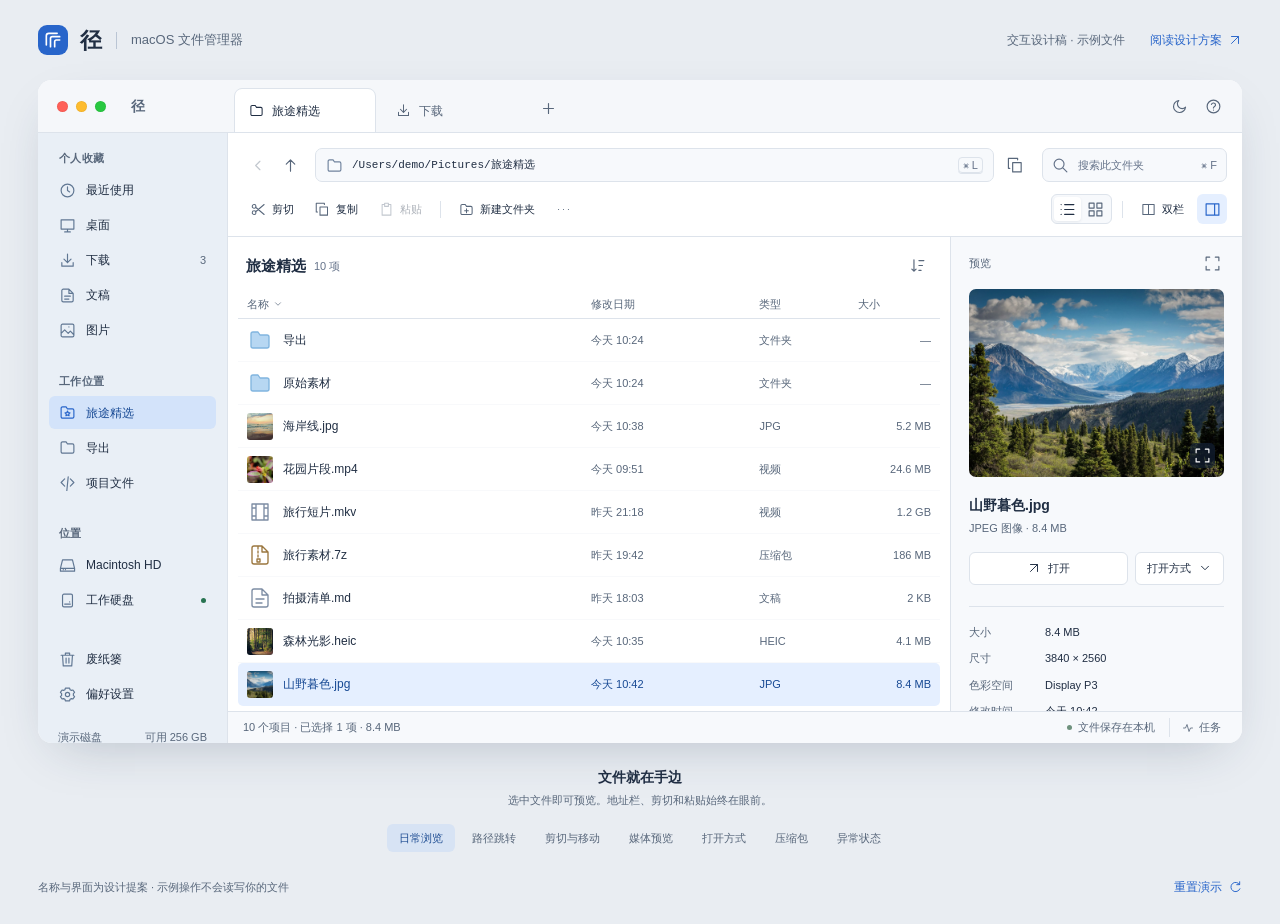
<file: outputs/jing-design/index.html>
<!doctype html>
<html lang="zh-CN">
<head>
  <meta charset="utf-8">
  <meta name="viewport" content="width=device-width, initial-scale=1">
  <meta name="color-scheme" content="light dark">
  <title>径 · macOS 文件管理器设计方案</title>
  <link rel="stylesheet" href="style.css">
</head>
<body>
  <header class="review-header">
    <a class="proposal-brand" href="index.html" aria-label="径，设计原型首页"><span class="brand-mark" data-icon="route"></span><strong>径</strong><span class="brand-divider"></span><span>macOS 文件管理器</span></a>
    <div class="review-actions"><span class="demo-label">交互设计稿 · 示例文件</span><a class="text-link" href="design.html">阅读设计方案 <span data-icon="arrowUpRight"></span></a></div>
  </header>

  <main>
    <section class="app-window" aria-label="文件管理器交互原型">
      <header class="window-bar">
        <div class="window-identity"><span class="traffic-lights" aria-hidden="true"><i></i><i></i><i></i></span><span class="window-name">径</span></div>
        <div class="tabs" role="tablist" aria-label="打开的文件夹">
          <button class="tab active" role="tab" aria-selected="true" data-folder="/Users/demo/Pictures/旅途精选"><span data-icon="folder"></span>旅途精选</button>
          <button class="tab" role="tab" aria-selected="false" data-folder="/Users/demo/Downloads"><span data-icon="download"></span>下载</button>
          <button class="icon-button add-tab" aria-label="打开新标签页" title="打开新标签页" data-action="new-tab"><span data-icon="plus"></span></button>
        </div>
        <div class="window-tools"><button class="icon-button" id="theme-button" data-action="theme" aria-label="切换深色外观" title="切换深色外观"><span data-icon="moon"></span></button><button class="icon-button" data-action="help" aria-label="快捷键与使用帮助" title="快捷键与使用帮助"><span data-icon="help"></span></button></div>
      </header>

      <div class="app-body">
        <aside class="sidebar" aria-label="常用位置">
          <div class="sidebar-group"><p class="sidebar-title">个人收藏</p>
            <button class="nav-item" data-folder="/Users/demo/Recent"><span data-icon="clock"></span><span>最近使用</span></button>
            <button class="nav-item" data-folder="/Users/demo/Desktop"><span data-icon="desktop"></span><span>桌面</span></button>
            <button class="nav-item" data-folder="/Users/demo/Downloads"><span data-icon="download"></span><span>下载</span><small>3</small></button>
            <button class="nav-item" data-folder="/Users/demo/Documents"><span data-icon="document"></span><span>文稿</span></button>
            <button class="nav-item" data-folder="/Users/demo/Pictures"><span data-icon="image"></span><span>图片</span></button>
          </div>
          <div class="sidebar-group"><p class="sidebar-title">工作位置</p>
            <button class="nav-item active" data-folder="/Users/demo/Pictures/旅途精选"><span data-icon="folderStar"></span><span>旅途精选</span></button>
            <button class="nav-item" data-folder="/Users/demo/Pictures/旅途精选/导出"><span data-icon="folder"></span><span>导出</span></button>
            <button class="nav-item" data-folder="/Users/demo/Projects"><span data-icon="code"></span><span>项目文件</span></button>
          </div>
          <div class="sidebar-group"><p class="sidebar-title">位置</p>
            <button class="nav-item" data-folder="/Users/demo"><span data-icon="drive"></span><span>Macintosh HD</span></button>
            <button class="nav-item" data-folder="/Volumes/工作硬盘"><span data-icon="external"></span><span>工作硬盘</span><span class="device-dot"></span></button>
          </div>
          <div class="sidebar-bottom"><button class="nav-item" data-action="trash-view"><span data-icon="trash"></span><span>废纸篓</span></button><button class="nav-item" data-action="settings"><span data-icon="settings"></span><span>偏好设置</span></button><div class="storage-summary"><div><span>演示磁盘</span><span>可用 256 GB</span></div><div class="storage-meter"><i></i></div></div></div>
        </aside>

        <div class="workspace">
          <div class="navigation-bar">
            <div class="navigation-buttons"><button class="icon-button" id="back-button" data-action="back" aria-label="后退" title="后退"><span data-icon="chevronLeft"></span></button><button class="icon-button" data-action="up" aria-label="上一级" title="上一级 ⌘↑"><span data-icon="arrowUp"></span></button></div>
            <div class="address-wrap" id="address-wrap">
              <button class="address-display" id="address-display" data-action="edit-path" aria-label="编辑当前路径，快捷键 Command L"><span data-icon="folder"></span><span id="path-text"></span><kbd>⌘ L</kbd></button>
              <form class="address-form" id="address-form" hidden><span data-icon="folder"></span><input id="path-input" aria-label="文件或文件夹路径" autocomplete="off" spellcheck="false"><button class="icon-button" type="submit" aria-label="前往路径"><span data-icon="arrowRight"></span></button></form>
              <div class="path-suggestions" id="path-suggestions" hidden></div>
            </div>
            <button class="icon-button copy-path" data-action="copy-path" aria-label="复制当前完整路径" title="复制当前完整路径"><span data-icon="copy"></span></button>
            <label class="search-field"><span data-icon="search"></span><input id="search-input" placeholder="搜索此文件夹" aria-label="搜索当前文件夹"><kbd>⌘ F</kbd></label>
          </div>

          <div class="action-bar">
            <div class="primary-actions"><button class="action-button" id="cut-button" data-action="cut" title="剪切 ⌘X"><span data-icon="scissors"></span><span>剪切</span></button><button class="action-button" id="copy-button" data-action="copy" title="复制 ⌘C"><span data-icon="copy"></span><span>复制</span></button><button class="action-button" id="paste-button" data-action="paste" title="粘贴 ⌘V" disabled><span data-icon="clipboard"></span><span>粘贴</span></button><span class="separator"></span><button class="action-button" data-action="new-folder" title="新建文件夹 ⇧⌘N"><span data-icon="folderPlus"></span><span class="optional-label">新建文件夹</span></button><button class="icon-button" id="more-button" data-action="more" aria-label="更多文件操作" title="更多文件操作"><span data-icon="more"></span></button></div>
            <div class="view-actions"><div class="segmented" role="group" aria-label="文件视图"><button class="icon-button selected" id="list-button" data-action="list" aria-label="列表视图" aria-pressed="true"><span data-icon="list"></span></button><button class="icon-button" id="grid-button" data-action="grid" aria-label="图标视图" aria-pressed="false"><span data-icon="grid"></span></button></div><span class="separator"></span><button class="action-button" id="split-button" data-action="split" aria-pressed="false"><span data-icon="columns"></span><span>双栏</span></button><button class="icon-button selected" id="preview-button" data-action="preview-toggle" aria-label="显示或隐藏预览区" aria-pressed="true" title="显示或隐藏预览区"><span data-icon="sidebarRight"></span></button></div>
          </div>

          <div class="content-area" id="content-area">
            <div class="browser-zone" id="browser-zone">
              <div class="file-panes" id="file-panes"><section class="file-pane active-pane" id="main-pane" aria-label="文件浏览区"></section><section class="file-pane target-pane" id="target-pane" aria-label="右侧文件浏览区" hidden></section></div>
              <div class="clipboard-shelf" id="clipboard-shelf" hidden></div>
              <div class="task-shelf" id="task-shelf" aria-live="polite" hidden></div>
            </div>
            <aside class="inspector" id="inspector" aria-label="所选文件预览"></aside>
          </div>
          <footer class="status-bar"><span id="status-text"></span><div><span class="status-dot"></span><span id="status-right">文件保存在本机</span><button class="status-task-button" data-action="tasks"><span data-icon="activity"></span><span id="task-count">任务</span></button></div></footer>
        </div>
      </div>
      <div class="popover" id="popover" hidden></div>
      <div class="toast" id="toast" role="status" hidden></div>
    </section>

    <section class="scenario-strip" aria-label="设计场景演示">
      <div class="scenario-description"><strong id="scenario-title">文件就在手边</strong><p id="scenario-description">选中文件即可预览。地址栏、剪切和粘贴始终在眼前。</p></div>
      <div class="scenario-buttons"><button class="scenario-button active" data-scene="browse">日常浏览</button><button class="scenario-button" data-scene="path">路径跳转</button><button class="scenario-button" data-scene="move">剪切与移动</button><button class="scenario-button" data-scene="media">媒体预览</button><button class="scenario-button" data-scene="open">打开方式</button><button class="scenario-button" data-scene="archive">压缩包</button><button class="scenario-button" data-scene="states">异常状态</button></div>
    </section>
  </main>
  <footer class="review-footer"><span>名称与界面为设计提案 · 示例操作不会读写你的文件</span><button class="text-link" data-action="reset">重置演示 <span data-icon="refresh"></span></button></footer>
  <dialog id="dialog" aria-labelledby="dialog-title"></dialog>
  <script src="app.js"></script>
</body>
</html>
</file>
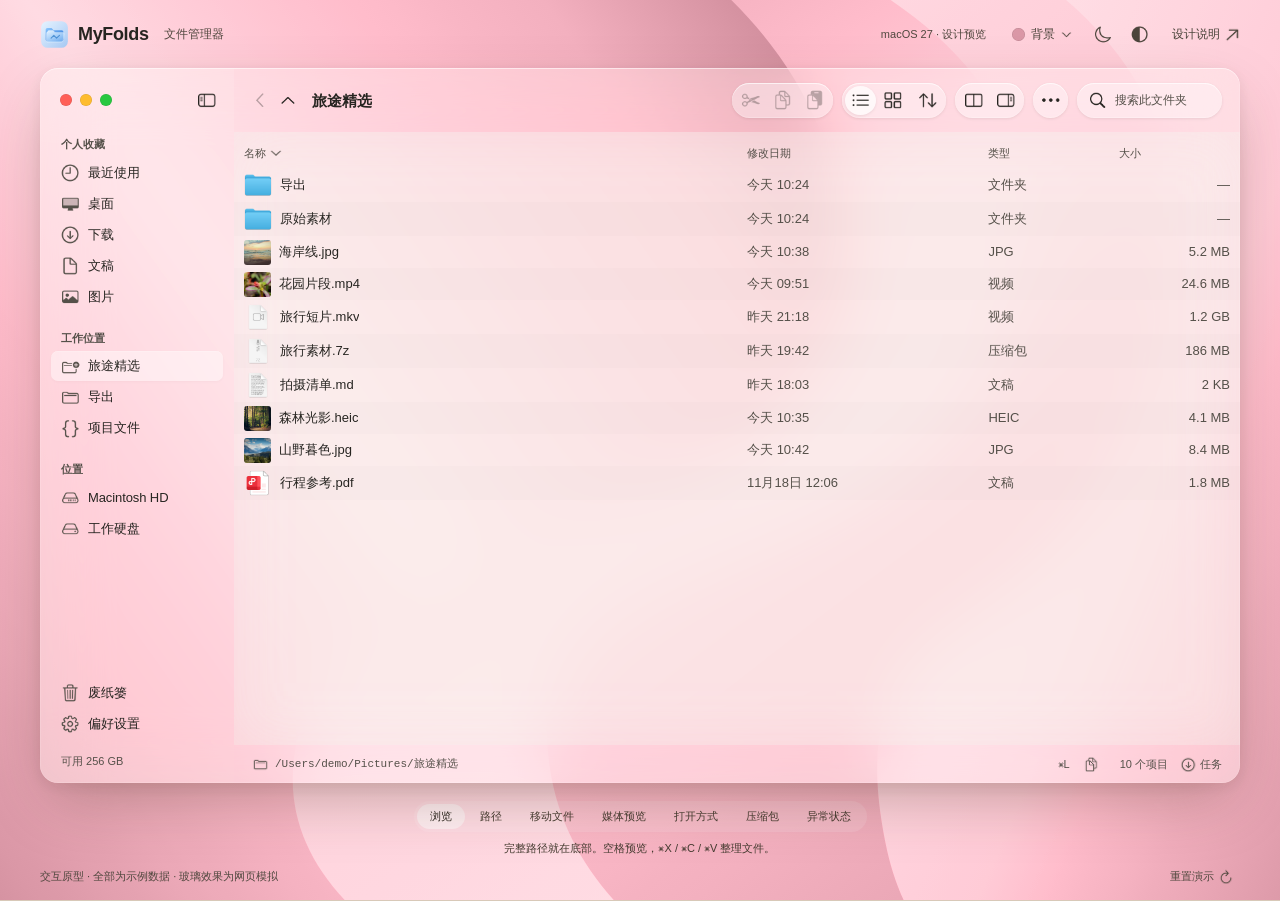
<file: outputs/myfolds-design/index.html>
<!doctype html>
<html lang="zh-CN"><head><meta charset="utf-8"><meta name="viewport" content="width=device-width,initial-scale=1"><meta name="color-scheme" content="light dark"><title>MyFolds · macOS 原生文件管理器</title><link rel="icon" href="assets/myfolds.svg" type="image/svg+xml"><link rel="stylesheet" href="style.css"><link rel="stylesheet" href="settings.css"></head>
<body>
<div class="desktop-ambient" aria-hidden="true"></div>
<header class="review-header"><a class="proposal-brand" href="index.html" aria-label="MyFolds 设计原型"><img src="assets/myfolds.svg" alt="" class="brand-icon"><strong>MyFolds</strong><span>文件管理器</span></a><div class="review-actions"><span class="demo-label">macOS 27 · 设计预览</span><button class="background-toggle" id="background-toggle" popovertarget="background-panel" aria-label="预览背景" aria-expanded="false" title="预览背景"><span class="background-swatch" aria-hidden="true"></span><span>背景</span><span data-icon="chevronDown"></span></button><button class="appearance-control" id="theme-button" data-action="theme" aria-label="切换深色外观" title="切换深色外观"><span data-icon="moon"></span></button><button class="appearance-control" id="transparency-button" data-action="transparency" aria-label="减少透明度" aria-pressed="false" title="减少透明度"><span data-icon="transparency"></span></button><a class="text-link" href="design.html">设计说明 <span data-icon="arrowUpRight"></span></a></div></header>
<section class="preview-background-panel" id="background-panel" popover aria-label="预览背景设置">
  <h2>预览背景</h2>
  <div class="background-modes" role="group" aria-label="背景模式"><button type="button" data-background-mode="warm" aria-pressed="false">暖色壁纸</button><button type="button" data-background-mode="rgb" aria-pressed="true">RGB 色彩</button></div>
  <div class="background-rgb-controls" id="background-rgb-controls">
    <div class="background-playback"><button type="button" id="background-play"><span data-icon="pause"></span><span id="background-play-label">暂停流动</span></button><span id="background-motion-status">36 秒一轮</span></div>
    <div class="background-presets" role="group" aria-label="固定背景色"><button type="button" data-background-colour="218,151,166" aria-label="红色背景"><i style="--swatch:#da97a6"></i>红</button><button type="button" data-background-colour="151,187,160" aria-label="绿色背景"><i style="--swatch:#97bba0"></i>绿</button><button type="button" data-background-colour="146,169,211" aria-label="蓝色背景"><i style="--swatch:#92a9d3"></i>蓝</button></div>
    <label class="background-channel" style="--channel:#b44a4a"><span>R</span><input id="background-r" type="range" min="0" max="255" step="1" value="218" aria-label="背景红色通道"><output for="background-r" id="background-r-value" aria-live="off">218</output></label>
    <label class="background-channel" style="--channel:#377b4d"><span>G</span><input id="background-g" type="range" min="0" max="255" step="1" value="151" aria-label="背景绿色通道"><output for="background-g" id="background-g-value" aria-live="off">151</output></label>
    <label class="background-channel" style="--channel:#356fb2"><span>B</span><input id="background-b" type="range" min="0" max="255" step="1" value="166" aria-label="背景蓝色通道"><output for="background-b" id="background-b-value" aria-live="off">166</output></label>
  </div>
  <p>只改变预览桌面，文件内容保持原色。</p>
</section>
<main>
<section class="app-window" aria-label="MyFolds 文件管理器设计预览">
<div class="traffic-lights" aria-hidden="true"><i></i><i></i><i></i></div>
<div class="app-body">
<aside class="sidebar" aria-label="常用位置"><div class="sidebar-cap"></div><div class="sidebar-scroll">
          <div class="sidebar-group"><p class="sidebar-title">个人收藏</p>
            <button class="nav-item" data-folder="/Users/demo/Recent"><span data-icon="clock"></span><span>最近使用</span></button>
            <button class="nav-item" data-folder="/Users/demo/Desktop"><span data-icon="desktop"></span><span>桌面</span></button>
            <button class="nav-item" data-folder="/Users/demo/Downloads"><span data-icon="download"></span><span>下载</span></button>
            <button class="nav-item" data-folder="/Users/demo/Documents"><span data-icon="document"></span><span>文稿</span></button>
            <button class="nav-item" data-folder="/Users/demo/Pictures"><span data-icon="image"></span><span>图片</span></button>
          </div>
          <div class="sidebar-group"><p class="sidebar-title">工作位置</p>
            <button class="nav-item active" data-folder="/Users/demo/Pictures/旅途精选"><span data-icon="folderStar"></span><span>旅途精选</span></button>
            <button class="nav-item" data-folder="/Users/demo/Pictures/旅途精选/导出"><span data-icon="folder"></span><span>导出</span></button>
            <button class="nav-item" data-folder="/Users/demo/Projects"><span data-icon="code"></span><span>项目文件</span></button>
          </div>
          <div class="sidebar-group"><p class="sidebar-title">位置</p>
            <button class="nav-item" data-folder="/"><span data-icon="drive"></span><span>Macintosh HD</span></button>
            <button class="nav-item" id="external-device" data-folder="/Volumes/工作硬盘"><span data-icon="external"></span><span>工作硬盘</span><span class="device-dot" aria-hidden="true"></span><small class="device-state" hidden>离线</small></button>
          </div>
          <div class="sidebar-bottom"><button class="nav-item" data-action="trash-view"><span data-icon="trash"></span><span>废纸篓</span></button><button class="nav-item" data-action="settings"><span data-icon="settings"></span><span>偏好设置</span></button><div class="storage-summary"><div><span>演示磁盘</span><span>可用 256 GB</span></div><div class="storage-meter"><i></i></div></div></div>
        </div></aside>
<div class="workspace">
<header class="window-bar">
  <div class="toolbar-title"><button class="icon-button sidebar-control" data-action="sidebar-toggle" aria-label="显示或隐藏侧栏" title="显示或隐藏侧栏"><span data-icon="sidebarLeft"></span></button><div class="navigation-buttons"><button class="icon-button" id="back-button" data-action="back" aria-label="后退" title="后退"><span data-icon="chevronLeft"></span></button><button class="icon-button" data-action="up" aria-label="上一级" title="上一级 ⌘↑"><span data-icon="arrowUp"></span></button></div><div><h1 id="window-folder-title">旅途精选</h1><span id="window-folder-subtitle">MyFolds</span></div></div>
  <div class="native-toolbar">
    <div class="glass-group file-actions" role="group" aria-label="文件操作">
      <button class="icon-button" id="cut-button" data-action="cut" aria-label="剪切" title="剪切 ⌘X"><span data-icon="scissors"></span></button>
      <button class="icon-button" id="copy-button" data-action="copy" aria-label="复制" title="复制 ⌘C"><span data-icon="copy"></span></button>
      <button class="icon-button" id="paste-button" data-action="paste" aria-label="粘贴" title="粘贴 ⌘V" disabled><span data-icon="clipboard"></span></button>
    </div>
    <div class="glass-group view-group" role="group" aria-label="文件视图"><button class="icon-button" id="list-button" data-action="list" aria-label="列表视图" aria-pressed="true" title="列表视图"><span data-icon="list"></span></button><button class="icon-button" id="grid-button" data-action="grid" aria-label="图标视图" aria-pressed="false" title="图标视图"><span data-icon="grid"></span></button><button class="icon-button" data-action="sort" aria-label="排序方式" title="排序方式"><span data-icon="sort"></span></button></div>
    <div class="glass-group layout-group"><button class="icon-button" id="split-button" data-action="split" aria-label="双栏浏览" aria-pressed="false" title="双栏浏览"><span data-icon="columns"></span></button><button class="icon-button" id="preview-button" data-action="preview-toggle" aria-label="显示或隐藏预览区" aria-pressed="false" title="显示或隐藏预览区"><span data-icon="sidebarRight"></span></button></div>
    <button class="icon-button glass-circle" id="more-button" data-action="more" aria-label="更多文件操作" title="更多操作"><span data-icon="more"></span></button>
<label class="search-field"><span data-icon="search"></span><input id="search-input" placeholder="搜索此文件夹" aria-label="搜索当前文件夹"><kbd>⌘ F</kbd></label>
  </div>
</header>
<div class="tabs-row" id="tabs-row" hidden><div class="tabs" role="tablist" aria-label="打开的文件夹"></div><button class="icon-button add-tab" aria-label="打开新标签页" title="打开新标签页 ⌘T" data-action="new-tab"><span data-icon="plus"></span></button></div>
<div class="content-area" id="content-area">
            <div class="browser-zone" id="browser-zone">
              <div class="file-panes" id="file-panes"><section class="file-pane active-pane" id="main-pane" aria-label="文件浏览区"></section><section class="file-pane target-pane" id="target-pane" aria-label="右侧文件浏览区" hidden></section></div>
              <div class="clipboard-shelf" id="clipboard-shelf" hidden></div>
              <div class="task-shelf" id="task-shelf" aria-live="polite" hidden></div>
            </div>
            <aside class="inspector" id="inspector" aria-label="所选文件预览"></aside>
          </div>
          <footer class="status-bar"><div class="path-bar">            <div class="address-wrap" id="address-wrap">
              <button class="address-display" id="address-display" data-action="edit-path" aria-label="编辑当前路径，快捷键 Command L"><span data-icon="folder"></span><span id="path-text"></span><kbd>⌘L</kbd></button>
              <form class="address-form" id="address-form" hidden><span data-icon="folder"></span><input id="path-input" aria-label="文件或文件夹路径" autocomplete="off" spellcheck="false"><button class="icon-button" type="submit" aria-label="前往路径"><span data-icon="arrowRight"></span></button></form>
              <div class="path-suggestions" id="path-suggestions" hidden></div>
            </div>
            <button class="icon-button copy-path" data-action="copy-path" aria-label="复制当前完整路径" title="复制当前完整路径"><span data-icon="copy"></span></button>
</div><div class="status-summary"><span id="status-text"></span><span class="status-dot"></span><span id="status-right"></span><button class="status-task-button" data-action="tasks" title="文件任务"><span data-icon="activity"></span><span id="task-count">任务</span></button></div></footer>
</div></div>
<div class="popover" id="popover" hidden></div><div class="toast" id="toast" role="status" hidden></div>
</section>
<section class="scenario-strip" aria-label="设计场景演示"><div class="scenario-buttons"><button class="scenario-button active" data-scene="browse">浏览</button><button class="scenario-button" data-scene="path">路径</button><button class="scenario-button" data-scene="move">移动文件</button><button class="scenario-button" data-scene="media">媒体预览</button><button class="scenario-button" data-scene="open">打开方式</button><button class="scenario-button" data-scene="archive">压缩包</button><button class="scenario-button" data-scene="states">异常状态</button></div><div class="scenario-description"><strong id="scenario-title">你的文件，井然有序。</strong><p id="scenario-description">完整路径就在底部。空格预览，⌘X / ⌘C / ⌘V 整理文件。</p></div></section>
</main><footer class="review-footer"><span>交互原型 · 全部为示例数据 · 玻璃效果为网页模拟</span><button class="text-link" data-action="reset">重置演示 <span data-icon="refresh"></span></button></footer><dialog id="dialog" aria-labelledby="dialog-title"></dialog><dialog id="settings-window" aria-label="MyFolds 设置" aria-modal="false"></dialog><script src="app.js"></script><script src="settings.js"></script><script src="preview-background.js"></script></body></html>
</file>
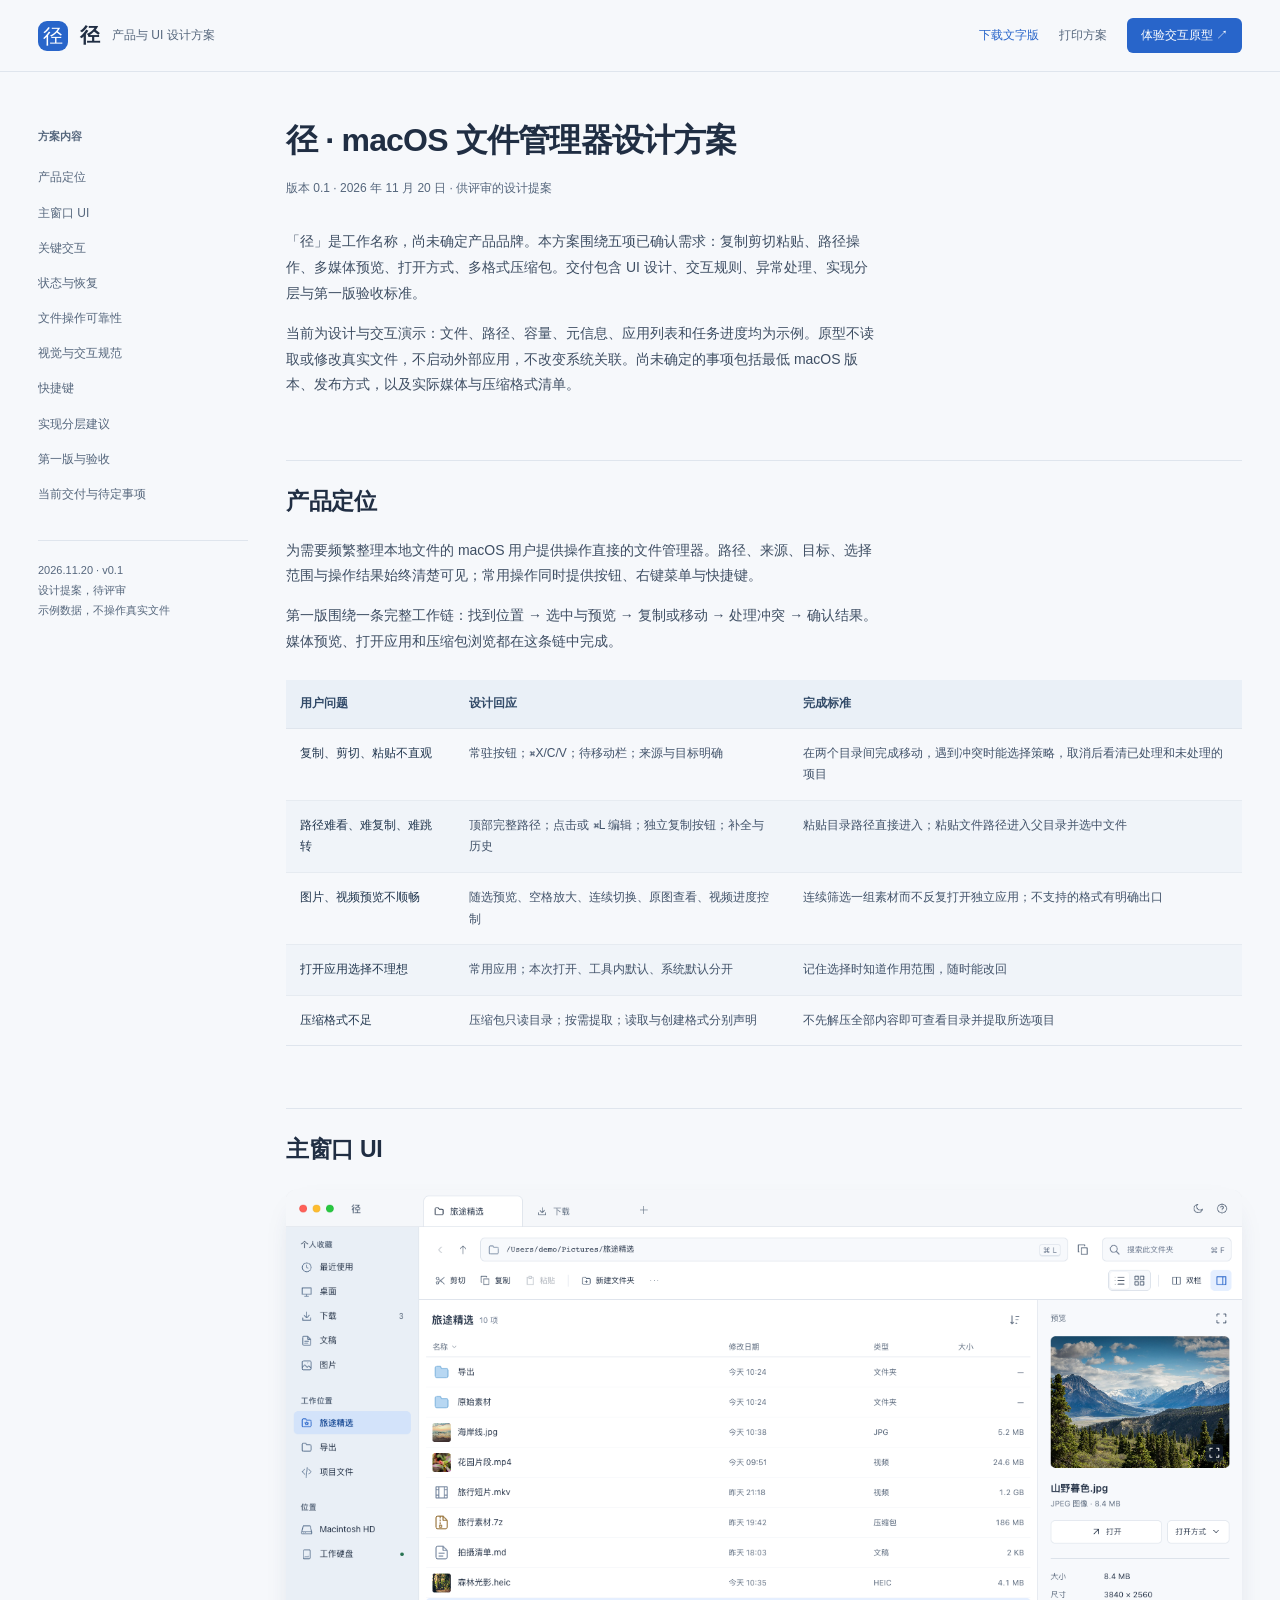
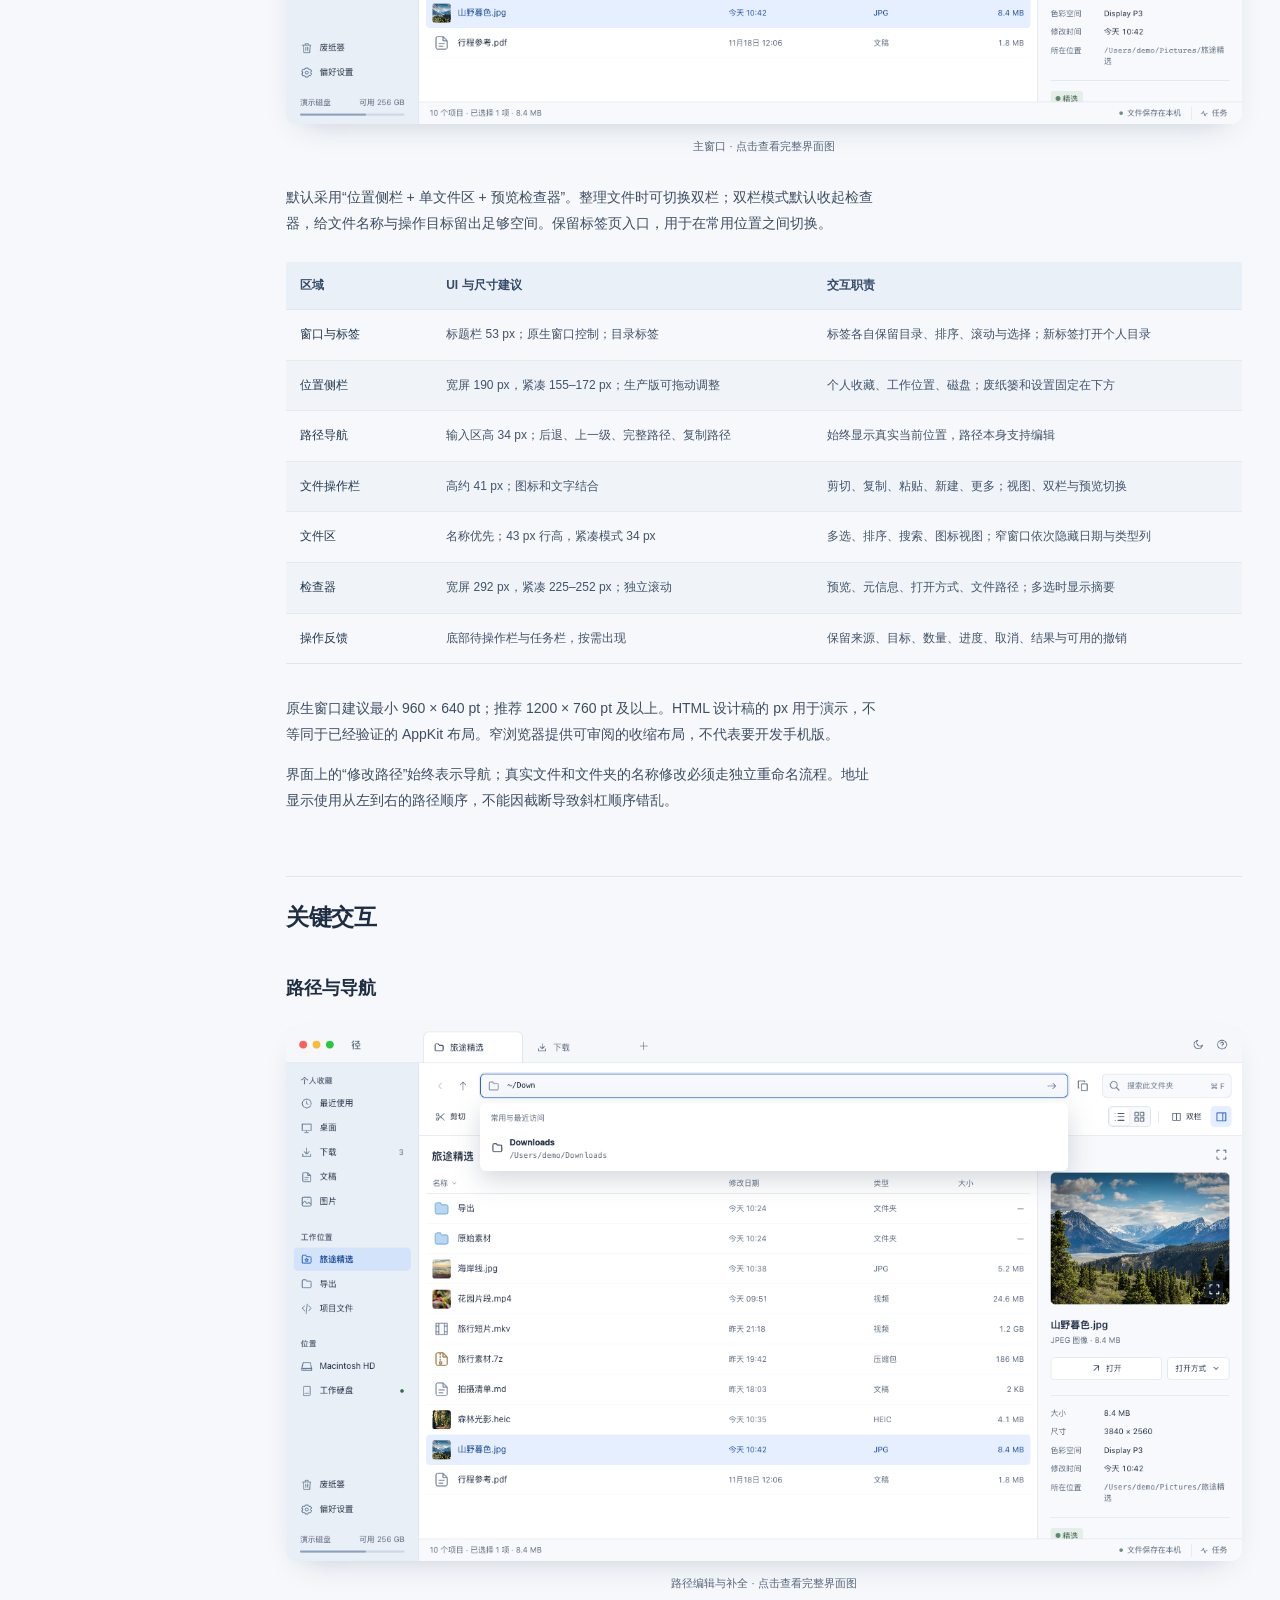
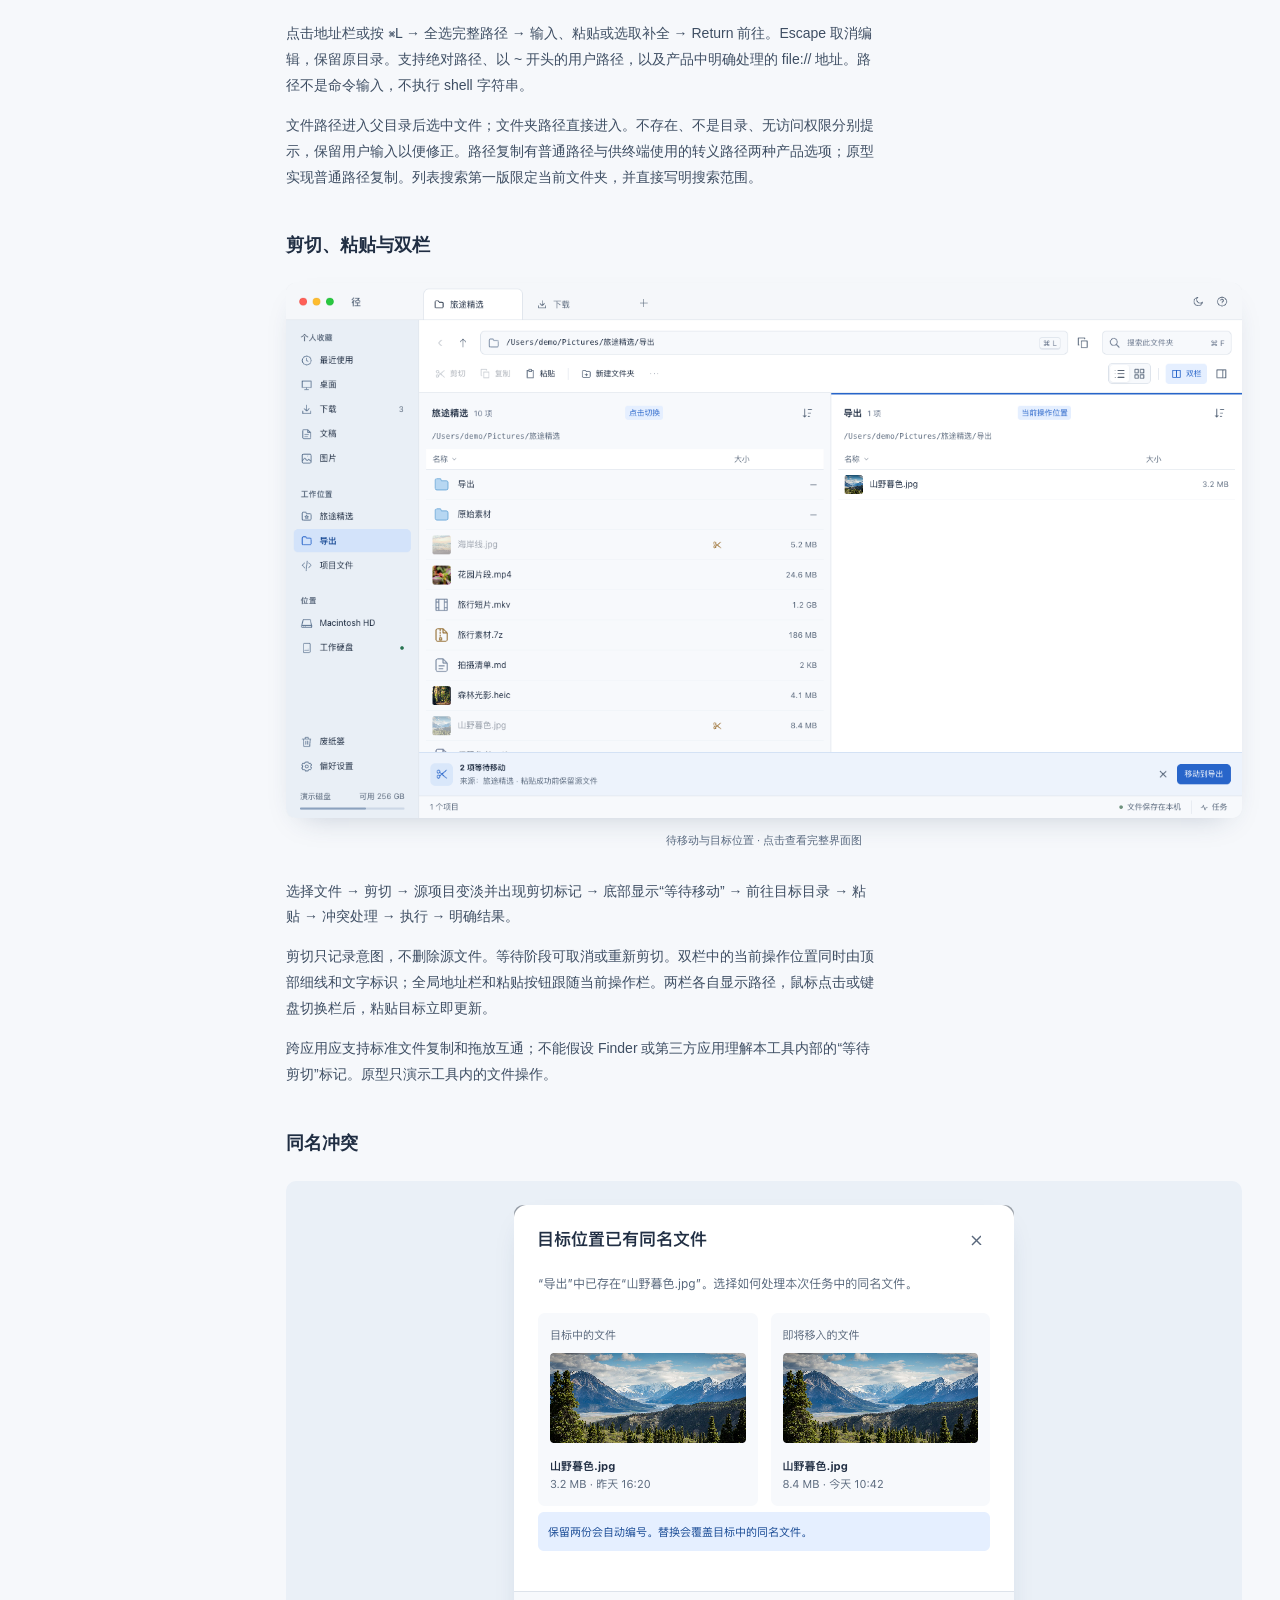
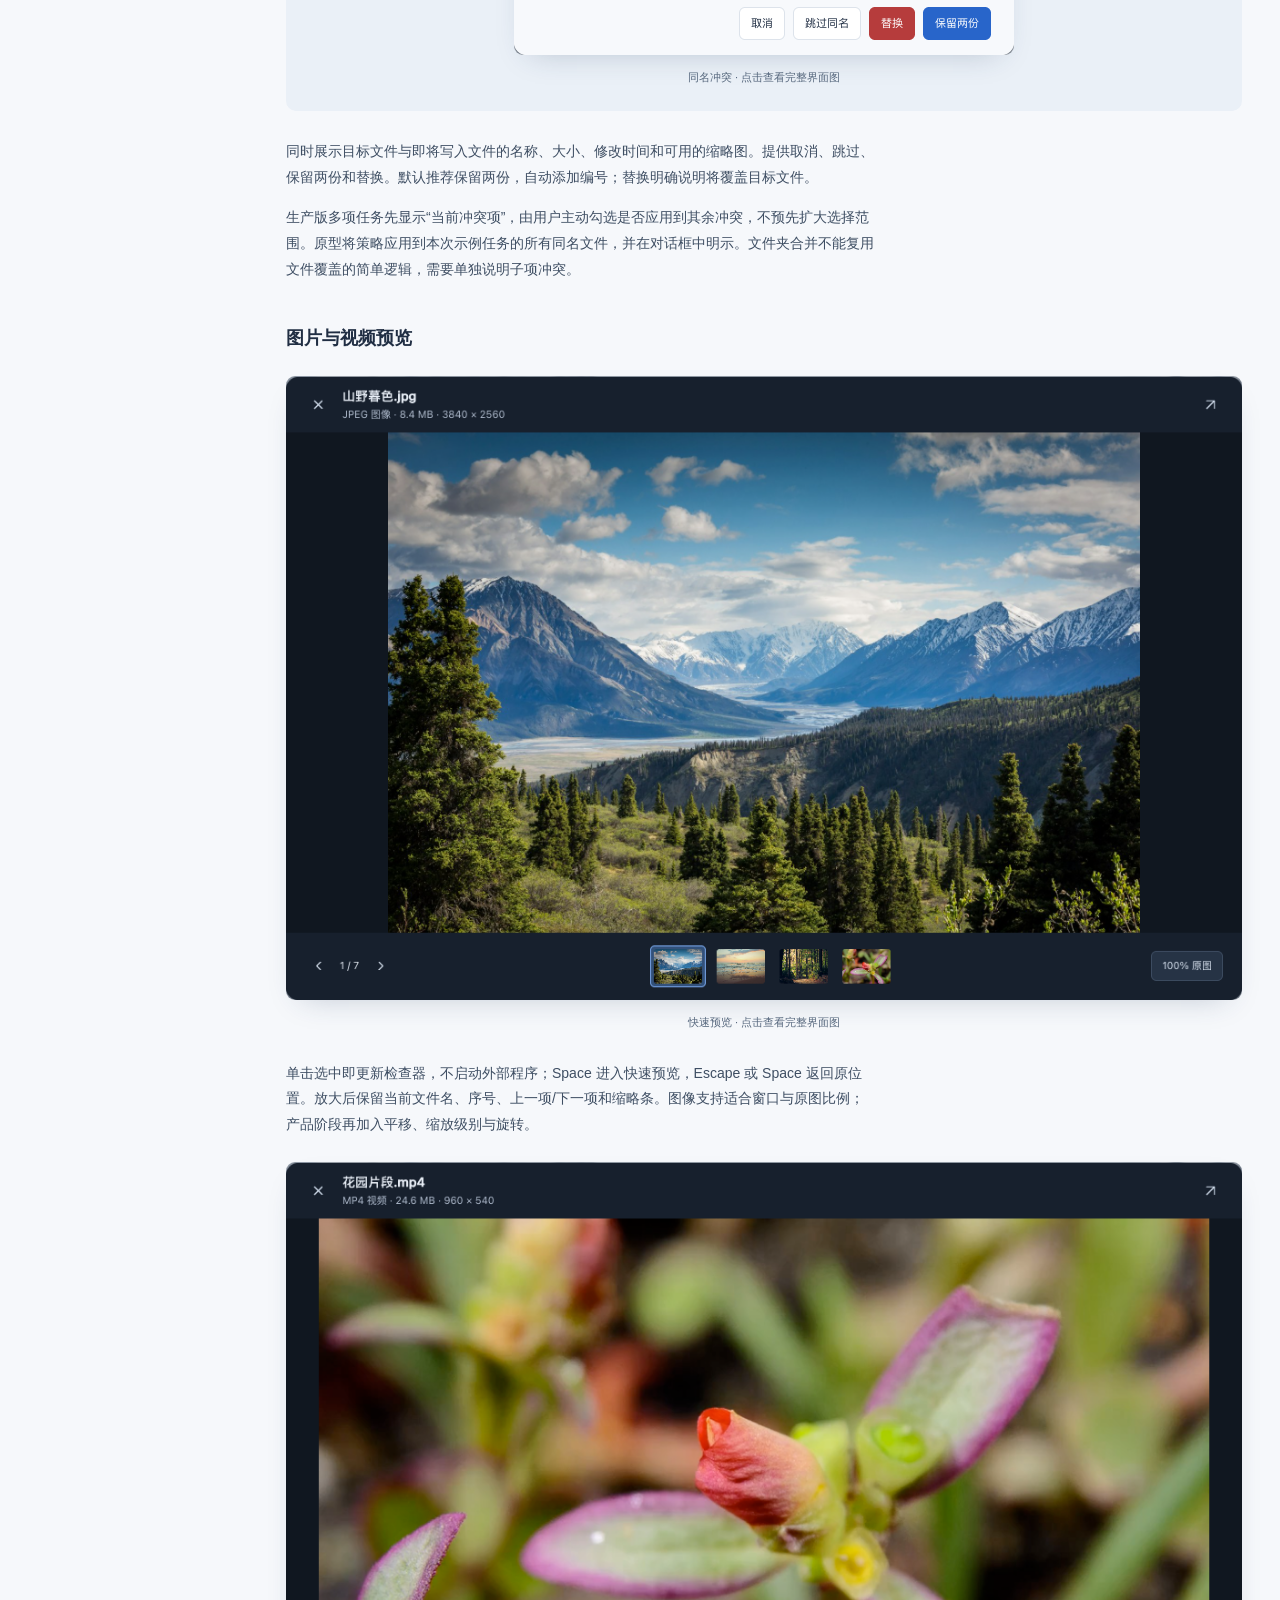
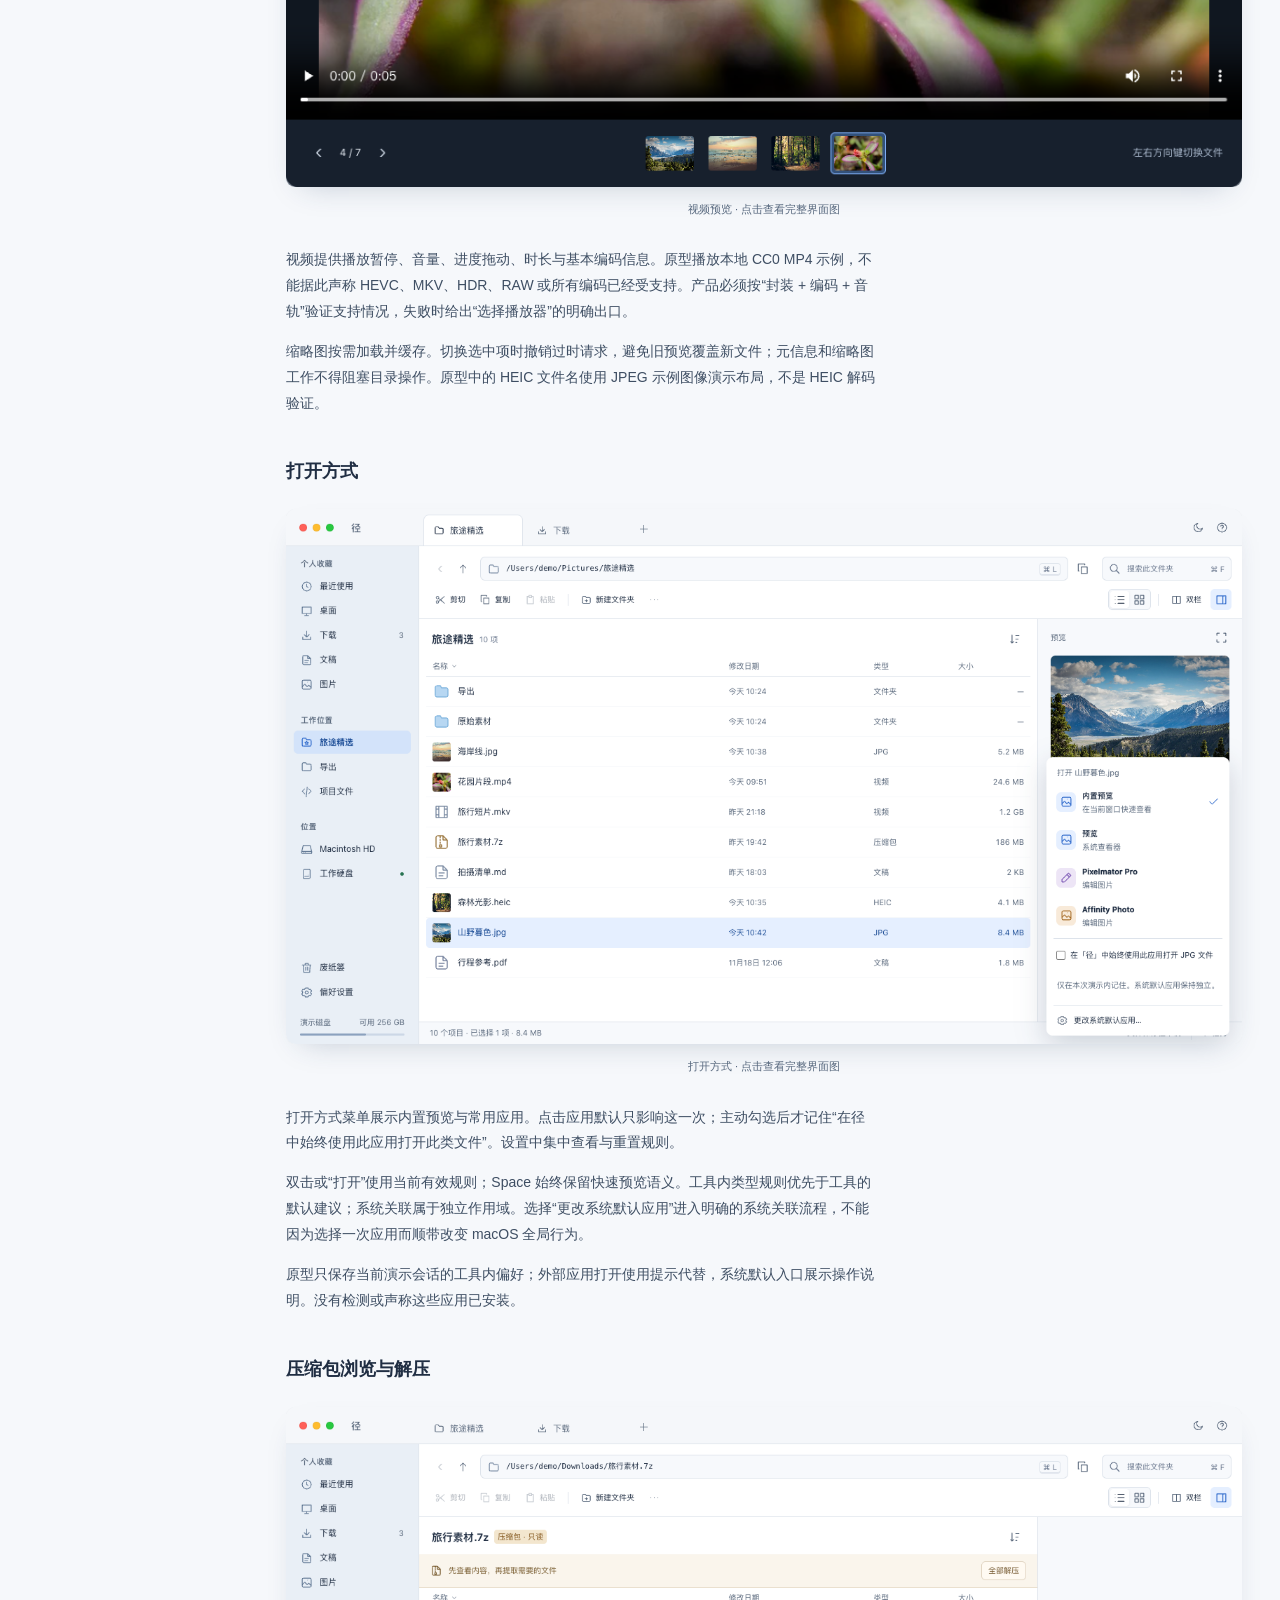
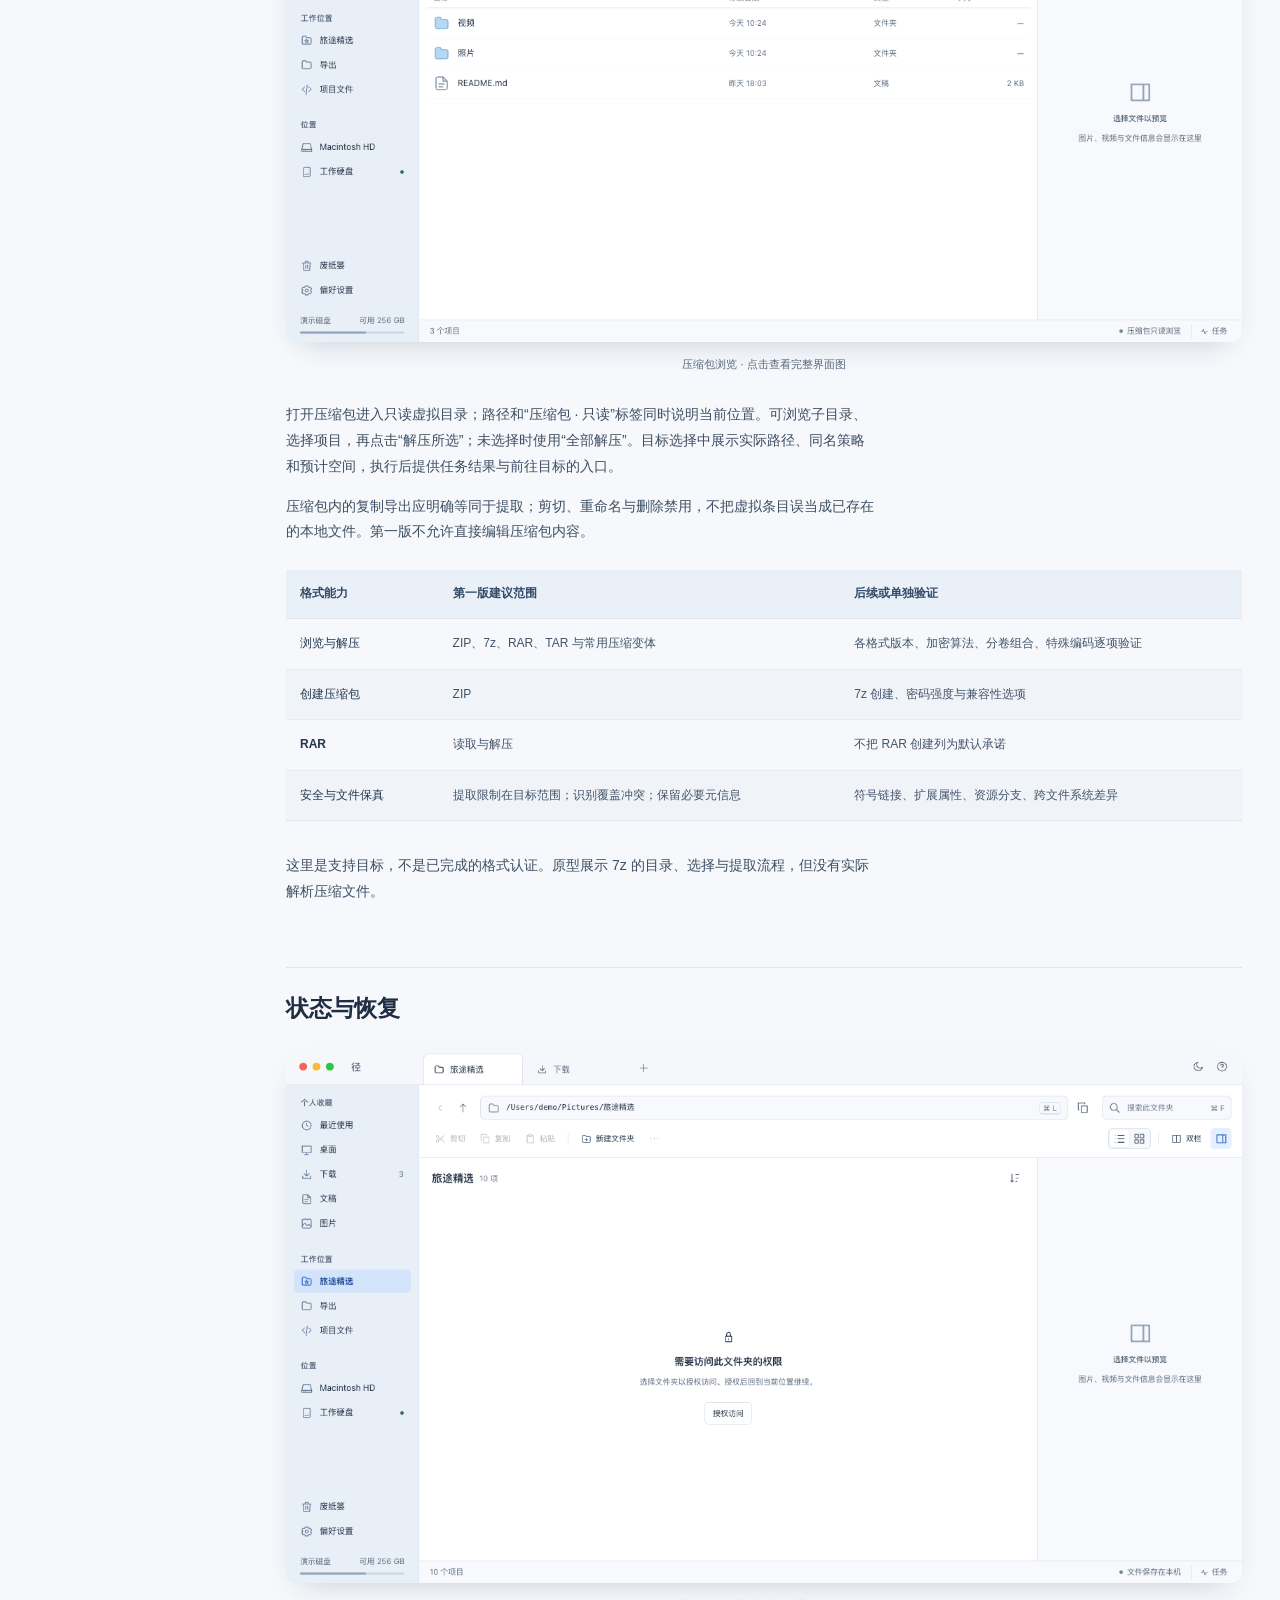
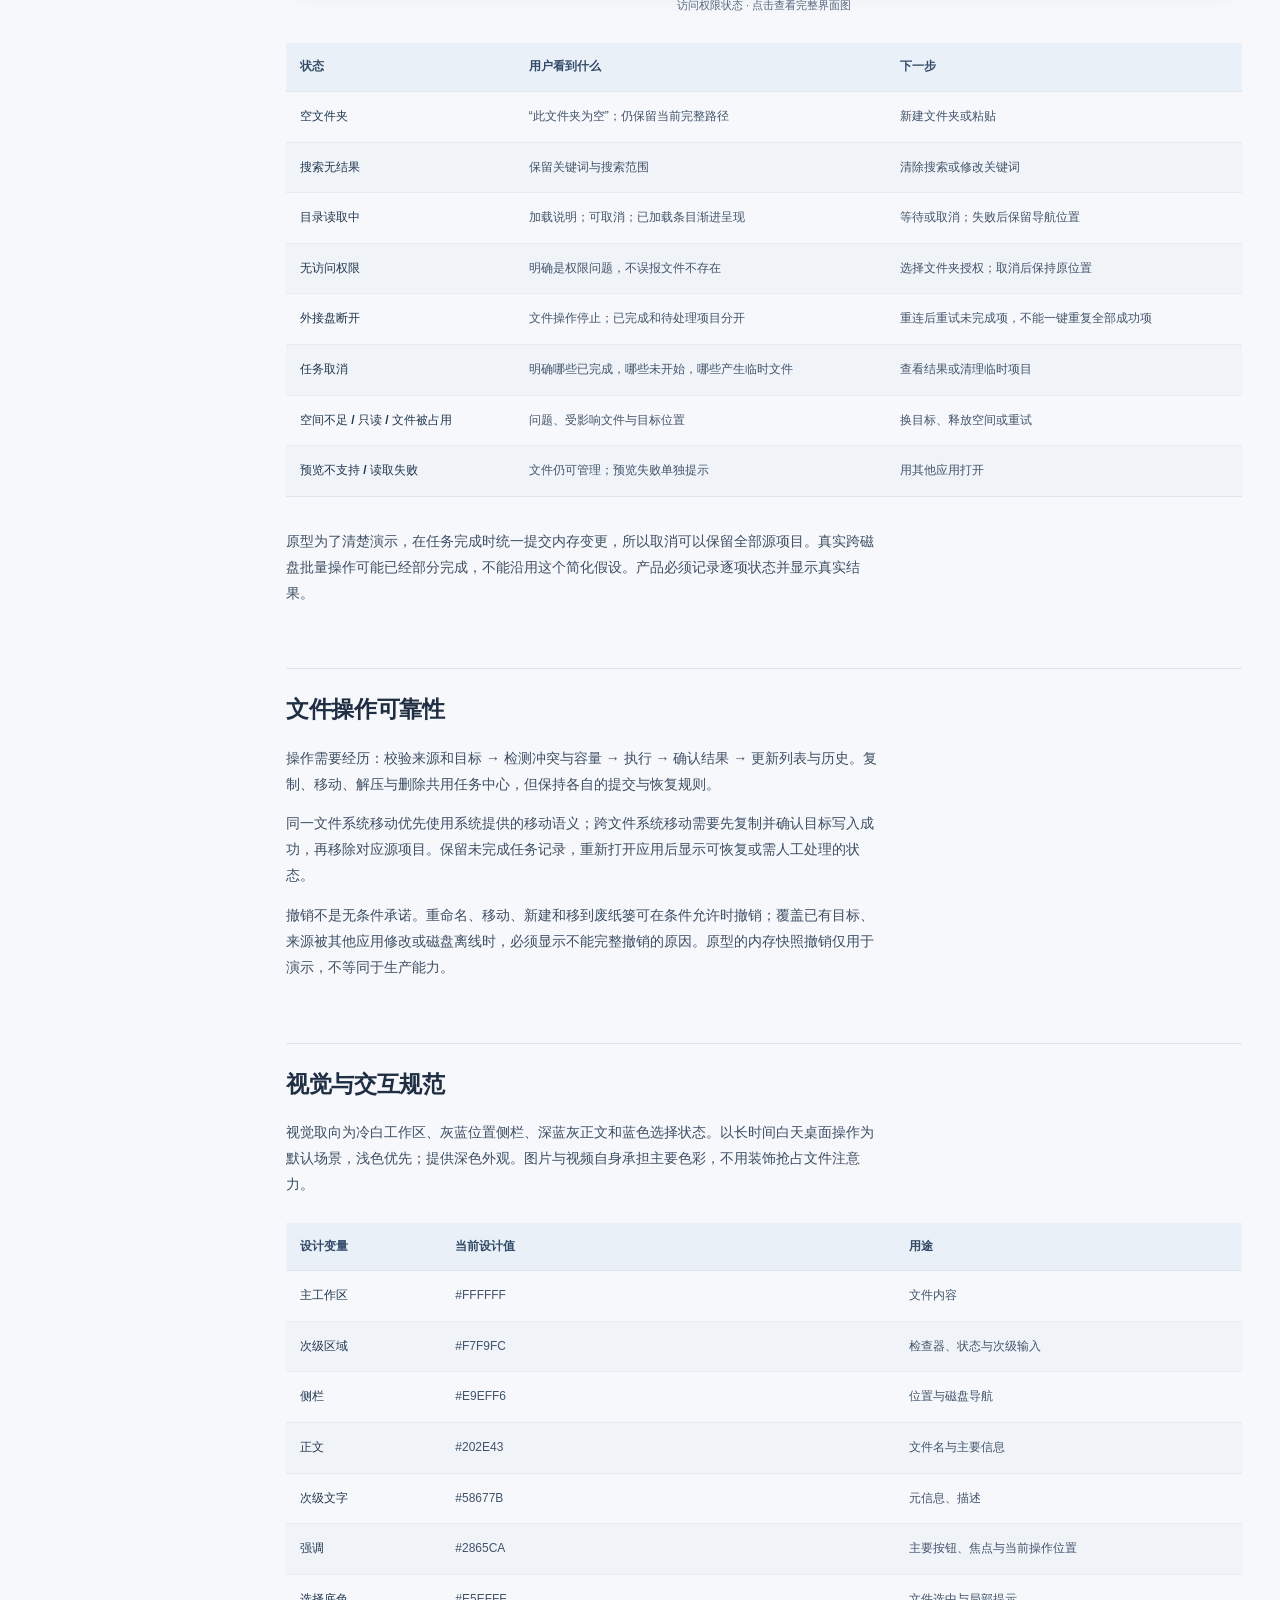
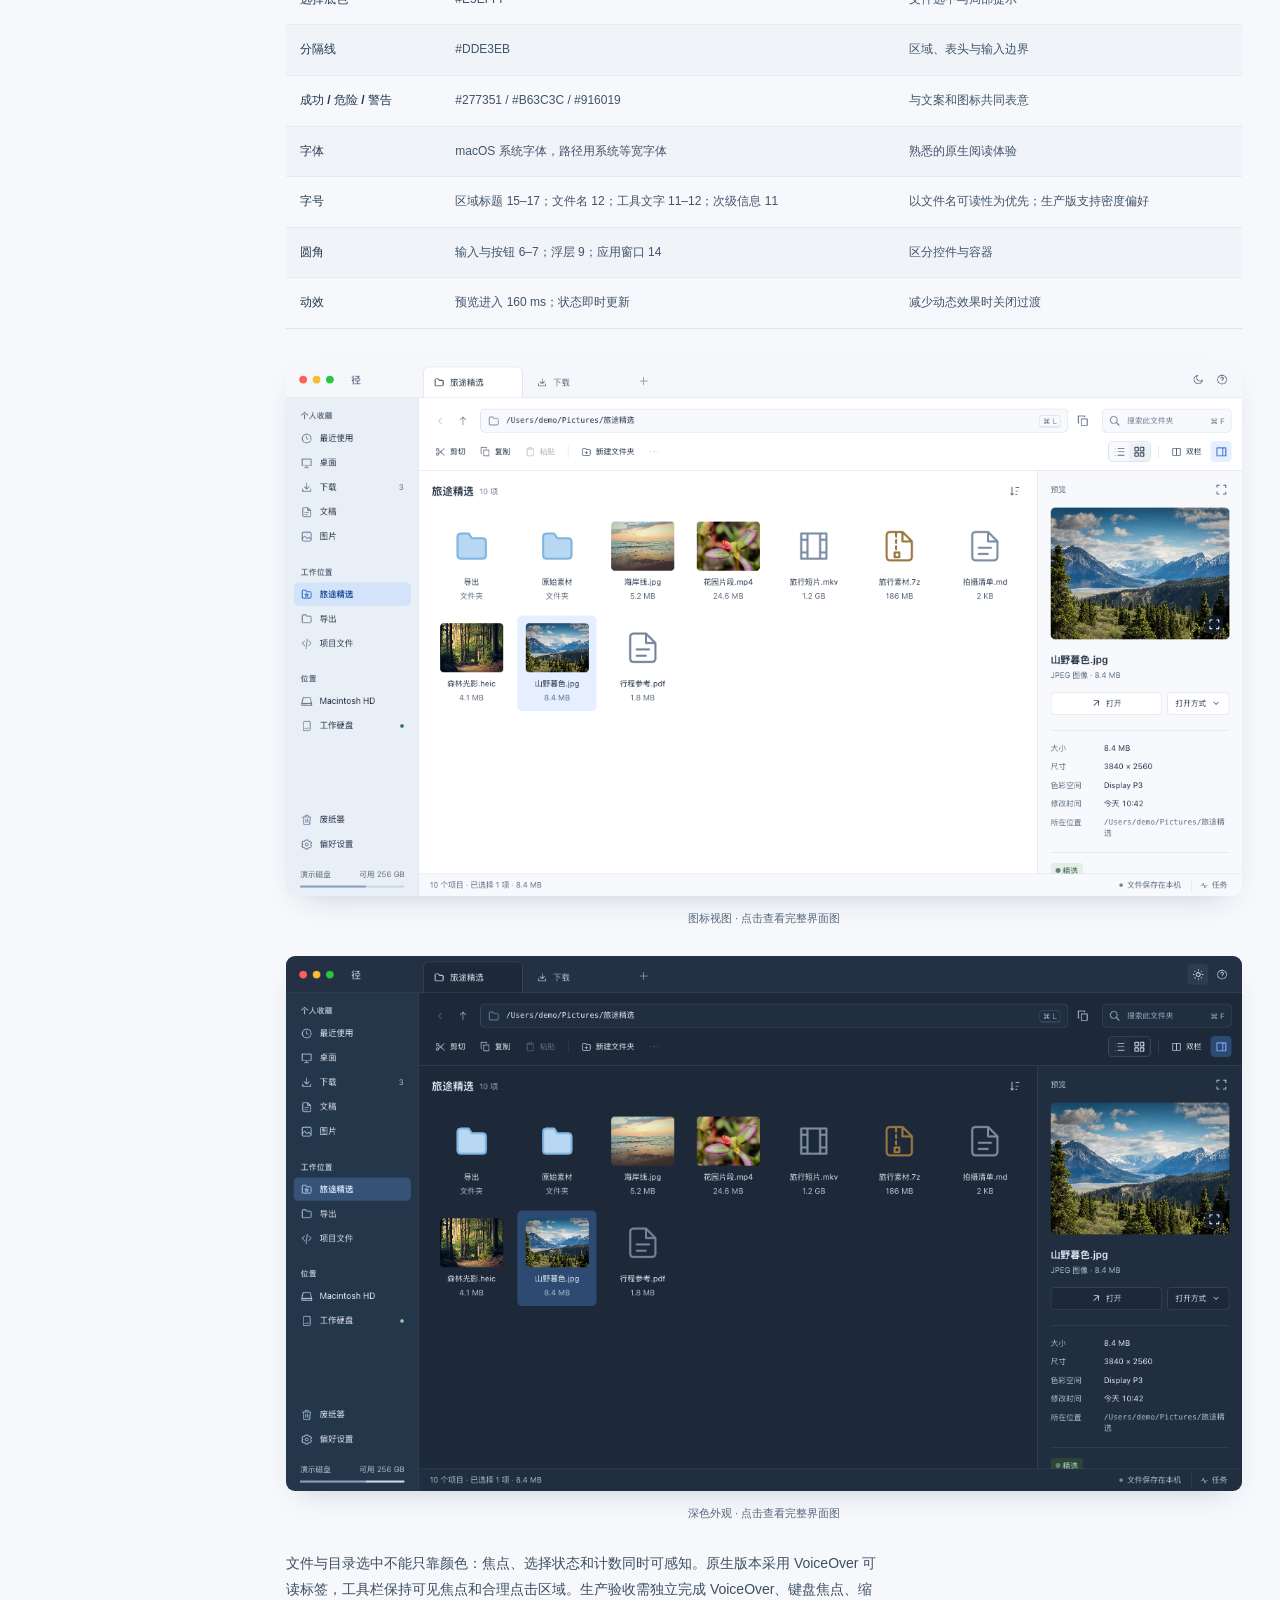
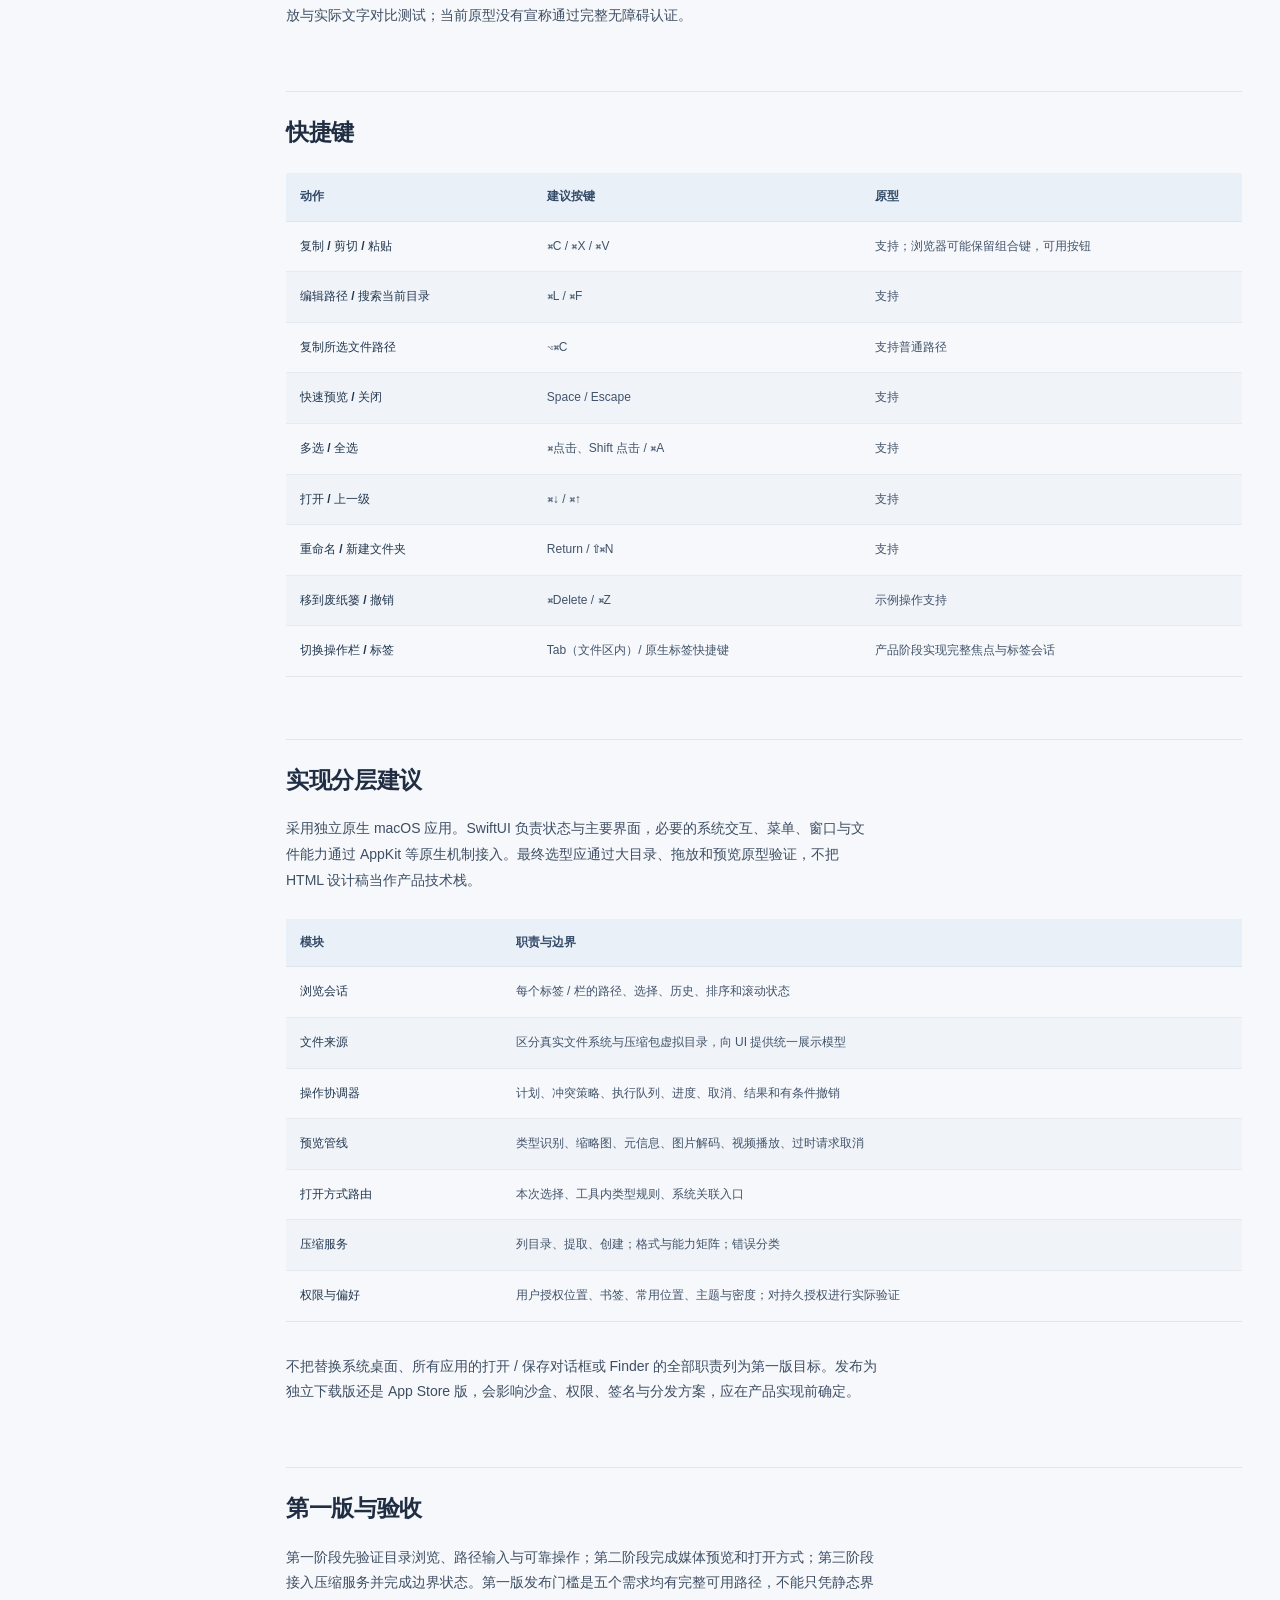
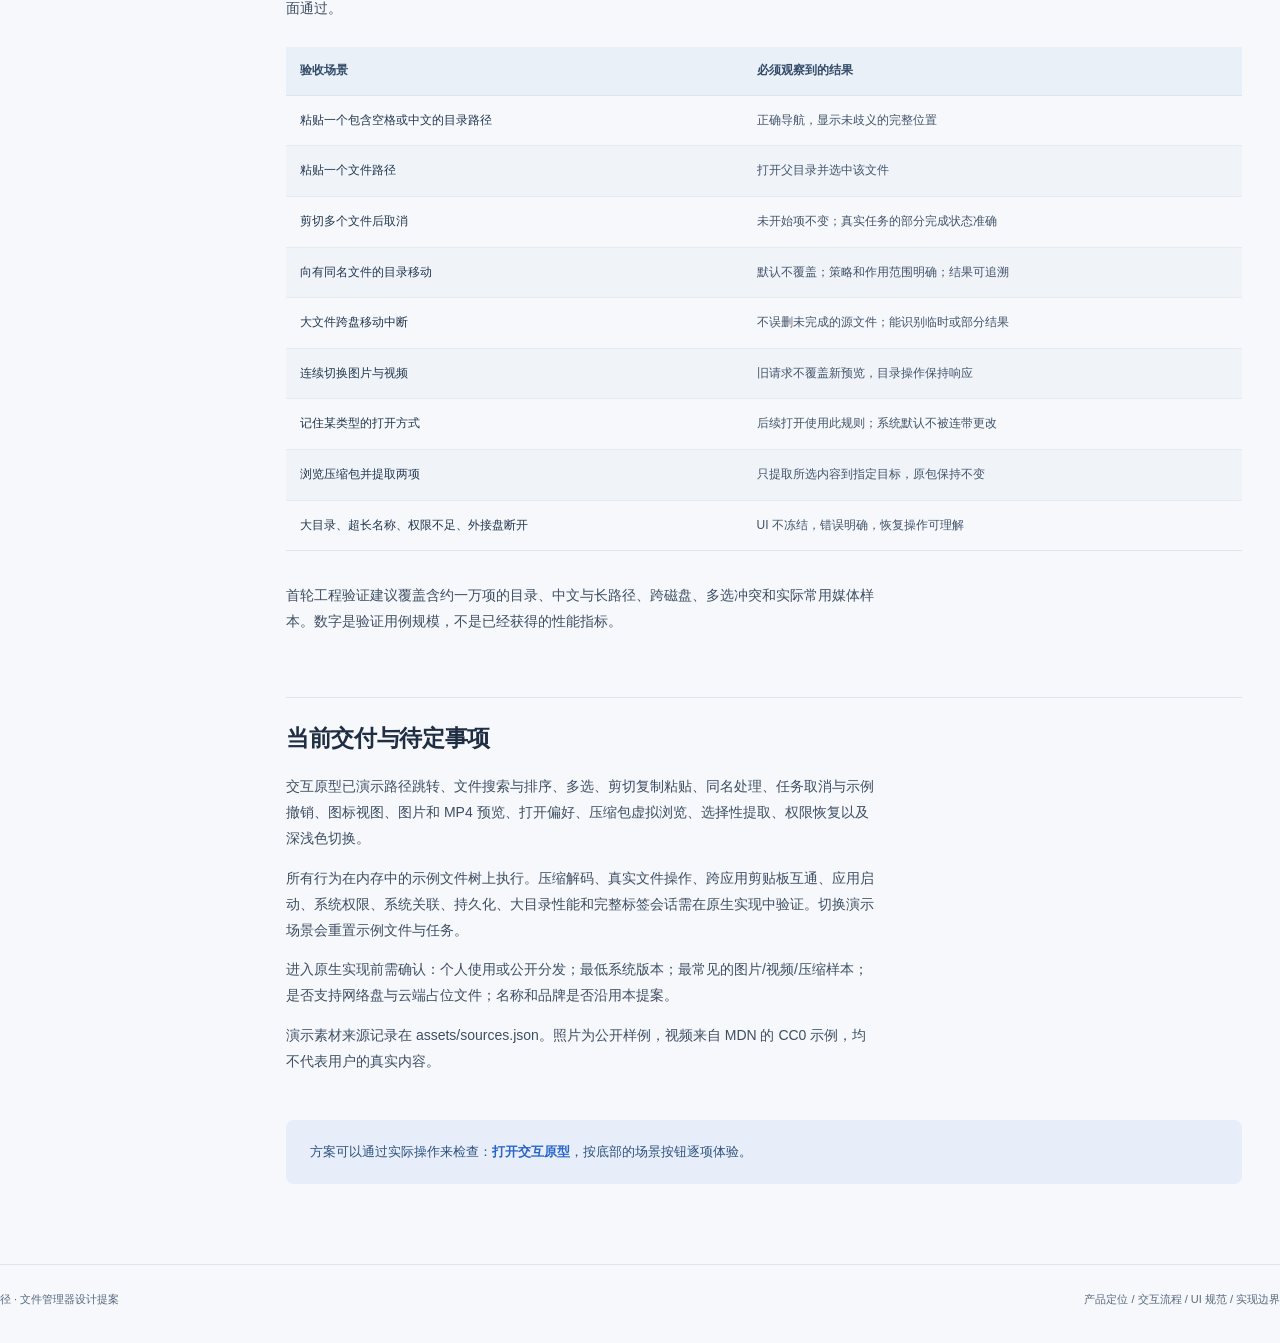
<file: outputs/jing-design/design.html>
<!doctype html><html lang="zh-CN"><head><meta charset="utf-8"><meta name="viewport" content="width=device-width,initial-scale=1"><title>径 · 产品与 UI 设计方案</title><style>
:root{--ink:#202e43;--secondary:#56677d;--accent:#2865ca;--line:#dfe5ed;--paper:#fff;--font:-apple-system,BlinkMacSystemFont,"PingFang SC","Microsoft YaHei",sans-serif}*{box-sizing:border-box}html{scroll-behavior:smooth;scroll-padding-top:100px}body{margin:0;background:#f6f8fb;color:var(--ink);font:14px/1.85 var(--font);-webkit-font-smoothing:antialiased}a{color:var(--accent);text-decoration:none}a:hover{text-decoration:underline;text-underline-offset:4px}button{font:inherit;cursor:pointer}a:focus-visible,button:focus-visible{outline:3px solid #4585df;outline-offset:4px}::selection{background:#c8defb;color:#163d73}header{height:72px;padding:0 38px;display:flex;justify-content:space-between;align-items:center;position:sticky;top:0;background:#f6f8fbf2;backdrop-filter:blur(14px);border-bottom:1px solid var(--line);z-index:10;gap:20px}.brand{display:flex;align-items:center;gap:12px;color:var(--ink);white-space:nowrap}.mark{width:30px;height:30px;display:grid;place-items:center;background:var(--accent);color:white;border-radius:9px;font-size:20px;line-height:1}.brand strong{font-size:20px}.brand span:last-child{font-size:12px;color:var(--secondary)}.actions{display:flex;align-items:center;gap:20px;font-size:12px}.actions button{border:0;background:none;color:var(--secondary);padding:0;font-size:12px}.primary-link{border-radius:6px;background:var(--accent);color:#fff;padding:8px 14px;line-height:1.6}.layout{max-width:1420px;margin:auto;display:grid;grid-template-columns:210px minmax(0,1fr);gap:38px;padding:0 38px}.toc{position:sticky;top:106px;align-self:start;max-height:calc(100vh - 130px);overflow:auto;padding:20px 0}.toc>p{font-size:11px;font-weight:600;color:var(--secondary);margin:0 0 14px}.toc a{display:block;color:var(--secondary);font-size:12px;line-height:1.6;padding:8px 0}.toc a:hover{color:var(--accent)}.toc-foot{margin-top:28px!important;border-top:1px solid var(--line);padding-top:20px;line-height:1.8;font-weight:400!important}.document{min-width:0;max-width:1060px;padding:46px 0 80px}h1{font-size:32px;line-height:1.4;letter-spacing:-.025em;margin:0 0 14px;font-weight:650}h1+p{font-size:12px;color:var(--secondary);margin-bottom:30px}h2{font-size:23px;letter-spacing:-.015em;line-height:1.4;margin:62px 0 20px;padding-top:24px;border-top:1px solid var(--line)}h3{font-size:18px;font-weight:600;line-height:1.5;margin:42px 0 17px}p{margin:14px 0;max-width:76ch;color:#3e4e63}p code{font-size:12px;background:#e9eef6;color:#2a4f82;border-radius:4px;padding:2px 5px}figure{margin:24px 0 28px}figure img{max-width:100%;height:auto;display:block;border-radius:9px;box-shadow:0 12px 30px -16px #243c5e48;margin:auto}figure figcaption{font-size:11px;color:var(--secondary);text-align:center;margin-top:12px}figure:has(img[src="UI-conflict.png"]){padding:24px;background:#eaf0f7;border-radius:10px}figure:has(img[src="UI-conflict.png"]) img{max-width:500px;width:100%}.table-scroll{overflow:auto;margin:25px 0 32px;border-bottom:1px solid var(--line)}table{border-collapse:collapse;width:100%;font-size:12px;line-height:1.8;text-align:left}th{background:#eaf0f7;color:#334b69;font-weight:600;padding:13px 14px;border-bottom:1px solid var(--line);white-space:nowrap}td{padding:14px;vertical-align:top;border-bottom:1px solid #e6ebf1;color:#42536a}td:first-child{color:#22374f;min-width:120px;font-weight:550}tr:last-child td{border-bottom:0}tbody tr:nth-child(even){background:#f0f4f9}footer{border-top:1px solid var(--line);max-width:1344px;margin:0 auto;padding:24px 0 34px;display:flex;justify-content:space-between;color:var(--secondary);font-size:11px}.end-note{background:#e7eef9;border-radius:8px;padding:20px 24px;margin-top:45px;color:#2d527e;font-size:13px}.end-note a{font-weight:600}.system-messages{display:none}@media(max-width:1100px){.layout{grid-template-columns:165px 1fr;gap:25px;padding:0 26px}header{padding:0 26px}h1{font-size:27px}table{font-size:11px}th,td{padding:11px}.document{padding-top:34px}}@media(max-width:780px){header{height:62px;padding:0 18px}.brand span:last-child{display:none}.actions{gap:12px}.actions .download-link{display:none}.layout{display:block;padding:0 20px}.toc{display:none}.document{padding-top:32px}h1{font-size:25px}h2{font-size:22px}p{font-size:13px}table{min-width:590px}footer{padding:22px 20px}.actions .primary-link{font-size:11px;padding:7px 10px}.document{padding-bottom:40px}}@media(prefers-reduced-motion:reduce){html{scroll-behavior:auto}}@media print{body{background:#fff;color:#111;font-size:11px}header,.toc,footer,.end-note{display:none}.layout{display:block;padding:0;max-width:none}.document{max-width:none;padding:0}h1{font-size:26px}h2{font-size:19px;break-after:avoid;margin-top:30px}h3{break-after:avoid}table{font-size:11px}tr,figure{break-inside:avoid}figure img{max-height:440px;width:auto;max-width:100%;box-shadow:none}a{color:inherit}p{max-width:none}.table-scroll{overflow:visible}}
</style></head><body><header><a class="brand" href="index.html"><span class="mark">径</span><strong>径</strong><span>产品与 UI 设计方案</span></a><div class="actions"><a class="download-link" href="设计方案.md" download>下载文字版</a><button onclick="window.print()">打印方案</button><a class="primary-link" href="index.html">体验交互原型 ↗</a></div></header><div class="layout"><nav class="toc" aria-label="方案目录"><p>方案内容</p><a href="#section-1">产品定位</a><a href="#section-2">主窗口 UI</a><a href="#section-3">关键交互</a><a href="#section-4">状态与恢复</a><a href="#section-5">文件操作可靠性</a><a href="#section-6">视觉与交互规范</a><a href="#section-7">快捷键</a><a href="#section-8">实现分层建议</a><a href="#section-9">第一版与验收</a><a href="#section-10">当前交付与待定事项</a><p class="toc-foot">2026.11.20 · v0.1<br>设计提案，待评审<br>示例数据，不操作真实文件</p></nav><article class="document"><h1>径 · macOS 文件管理器设计方案</h1><p>版本 0.1 · 2026 年 11 月 20 日 · 供评审的设计提案</p><p>「径」是工作名称，尚未确定产品品牌。本方案围绕五项已确认需求：复制剪切粘贴、路径操作、多媒体预览、打开方式、多格式压缩包。交付包含 UI 设计、交互规则、异常处理、实现分层与第一版验收标准。</p><p>当前为设计与交互演示：文件、路径、容量、元信息、应用列表和任务进度均为示例。原型不读取或修改真实文件，不启动外部应用，不改变系统关联。尚未确定的事项包括最低 macOS 版本、发布方式，以及实际媒体与压缩格式清单。</p><h2 id="section-1">产品定位</h2><p>为需要频繁整理本地文件的 macOS 用户提供操作直接的文件管理器。路径、来源、目标、选择范围与操作结果始终清楚可见；常用操作同时提供按钮、右键菜单与快捷键。</p><p>第一版围绕一条完整工作链：找到位置 → 选中与预览 → 复制或移动 → 处理冲突 → 确认结果。媒体预览、打开应用和压缩包浏览都在这条链中完成。</p><div class="table-scroll"><table><thead><tr><th>用户问题</th><th>设计回应</th><th>完成标准</th></tr></thead><tbody><tr><td>复制、剪切、粘贴不直观</td><td>常驻按钮；⌘X/C/V；待移动栏；来源与目标明确</td><td>在两个目录间完成移动，遇到冲突时能选择策略，取消后看清已处理和未处理的项目</td></tr><tr><td>路径难看、难复制、难跳转</td><td>顶部完整路径；点击或 ⌘L 编辑；独立复制按钮；补全与历史</td><td>粘贴目录路径直接进入；粘贴文件路径进入父目录并选中文件</td></tr><tr><td>图片、视频预览不顺畅</td><td>随选预览、空格放大、连续切换、原图查看、视频进度控制</td><td>连续筛选一组素材而不反复打开独立应用；不支持的格式有明确出口</td></tr><tr><td>打开应用选择不理想</td><td>常用应用；本次打开、工具内默认、系统默认分开</td><td>记住选择时知道作用范围，随时能改回</td></tr><tr><td>压缩格式不足</td><td>压缩包只读目录；按需提取；读取与创建格式分别声明</td><td>不先解压全部内容即可查看目录并提取所选项目</td></tr></tbody></table></div><h2 id="section-2">主窗口 UI</h2><figure><a href="UI-main.png" target="_blank"><img src="UI-main.png" alt="主窗口" loading="lazy"></a><figcaption>主窗口 · 点击查看完整界面图</figcaption></figure><p>默认采用“位置侧栏 + 单文件区 + 预览检查器”。整理文件时可切换双栏；双栏模式默认收起检查器，给文件名称与操作目标留出足够空间。保留标签页入口，用于在常用位置之间切换。</p><div class="table-scroll"><table><thead><tr><th>区域</th><th>UI 与尺寸建议</th><th>交互职责</th></tr></thead><tbody><tr><td>窗口与标签</td><td>标题栏 53 px；原生窗口控制；目录标签</td><td>标签各自保留目录、排序、滚动与选择；新标签打开个人目录</td></tr><tr><td>位置侧栏</td><td>宽屏 190 px，紧凑 155–172 px；生产版可拖动调整</td><td>个人收藏、工作位置、磁盘；废纸篓和设置固定在下方</td></tr><tr><td>路径导航</td><td>输入区高 34 px；后退、上一级、完整路径、复制路径</td><td>始终显示真实当前位置，路径本身支持编辑</td></tr><tr><td>文件操作栏</td><td>高约 41 px；图标和文字结合</td><td>剪切、复制、粘贴、新建、更多；视图、双栏与预览切换</td></tr><tr><td>文件区</td><td>名称优先；43 px 行高，紧凑模式 34 px</td><td>多选、排序、搜索、图标视图；窄窗口依次隐藏日期与类型列</td></tr><tr><td>检查器</td><td>宽屏 292 px，紧凑 225–252 px；独立滚动</td><td>预览、元信息、打开方式、文件路径；多选时显示摘要</td></tr><tr><td>操作反馈</td><td>底部待操作栏与任务栏，按需出现</td><td>保留来源、目标、数量、进度、取消、结果与可用的撤销</td></tr></tbody></table></div><p>原生窗口建议最小 960 × 640 pt；推荐 1200 × 760 pt 及以上。HTML 设计稿的 px 用于演示，不等同于已经验证的 AppKit 布局。窄浏览器提供可审阅的收缩布局，不代表要开发手机版。</p><p>界面上的“修改路径”始终表示导航；真实文件和文件夹的名称修改必须走独立重命名流程。地址显示使用从左到右的路径顺序，不能因截断导致斜杠顺序错乱。</p><h2 id="section-3">关键交互</h2><h3>路径与导航</h3><figure><a href="UI-path.png" target="_blank"><img src="UI-path.png" alt="路径编辑与补全" loading="lazy"></a><figcaption>路径编辑与补全 · 点击查看完整界面图</figcaption></figure><p>点击地址栏或按 ⌘L → 全选完整路径 → 输入、粘贴或选取补全 → Return 前往。Escape 取消编辑，保留原目录。支持绝对路径、以 ~ 开头的用户路径，以及产品中明确处理的 file:// 地址。路径不是命令输入，不执行 shell 字符串。</p><p>文件路径进入父目录后选中文件；文件夹路径直接进入。不存在、不是目录、无访问权限分别提示，保留用户输入以便修正。路径复制有普通路径与供终端使用的转义路径两种产品选项；原型实现普通路径复制。列表搜索第一版限定当前文件夹，并直接写明搜索范围。</p><h3>剪切、粘贴与双栏</h3><figure><a href="UI-move.png" target="_blank"><img src="UI-move.png" alt="待移动与目标位置" loading="lazy"></a><figcaption>待移动与目标位置 · 点击查看完整界面图</figcaption></figure><p>选择文件 → 剪切 → 源项目变淡并出现剪切标记 → 底部显示“等待移动” → 前往目标目录 → 粘贴 → 冲突处理 → 执行 → 明确结果。</p><p>剪切只记录意图，不删除源文件。等待阶段可取消或重新剪切。双栏中的当前操作位置同时由顶部细线和文字标识；全局地址栏和粘贴按钮跟随当前操作栏。两栏各自显示路径，鼠标点击或键盘切换栏后，粘贴目标立即更新。</p><p>跨应用应支持标准文件复制和拖放互通；不能假设 Finder 或第三方应用理解本工具内部的“等待剪切”标记。原型只演示工具内的文件操作。</p><h3>同名冲突</h3><figure><a href="UI-conflict.png" target="_blank"><img src="UI-conflict.png" alt="同名冲突" loading="lazy"></a><figcaption>同名冲突 · 点击查看完整界面图</figcaption></figure><p>同时展示目标文件与即将写入文件的名称、大小、修改时间和可用的缩略图。提供取消、跳过、保留两份和替换。默认推荐保留两份，自动添加编号；替换明确说明将覆盖目标文件。</p><p>生产版多项任务先显示“当前冲突项”，由用户主动勾选是否应用到其余冲突，不预先扩大选择范围。原型将策略应用到本次示例任务的所有同名文件，并在对话框中明示。文件夹合并不能复用文件覆盖的简单逻辑，需要单独说明子项冲突。</p><h3>图片与视频预览</h3><figure><a href="UI-media.png" target="_blank"><img src="UI-media.png" alt="快速预览" loading="lazy"></a><figcaption>快速预览 · 点击查看完整界面图</figcaption></figure><p>单击选中即更新检查器，不启动外部程序；Space 进入快速预览，Escape 或 Space 返回原位置。放大后保留当前文件名、序号、上一项/下一项和缩略条。图像支持适合窗口与原图比例；产品阶段再加入平移、缩放级别与旋转。</p><figure><a href="UI-video.png" target="_blank"><img src="UI-video.png" alt="视频预览" loading="lazy"></a><figcaption>视频预览 · 点击查看完整界面图</figcaption></figure><p>视频提供播放暂停、音量、进度拖动、时长与基本编码信息。原型播放本地 CC0 MP4 示例，不能据此声称 HEVC、MKV、HDR、RAW 或所有编码已经受支持。产品必须按“封装 + 编码 + 音轨”验证支持情况，失败时给出“选择播放器”的明确出口。</p><p>缩略图按需加载并缓存。切换选中项时撤销过时请求，避免旧预览覆盖新文件；元信息和缩略图工作不得阻塞目录操作。原型中的 HEIC 文件名使用 JPEG 示例图像演示布局，不是 HEIC 解码验证。</p><h3>打开方式</h3><figure><a href="UI-open-with.png" target="_blank"><img src="UI-open-with.png" alt="打开方式" loading="lazy"></a><figcaption>打开方式 · 点击查看完整界面图</figcaption></figure><p>打开方式菜单展示内置预览与常用应用。点击应用默认只影响这一次；主动勾选后才记住“在径中始终使用此应用打开此类文件”。设置中集中查看与重置规则。</p><p>双击或“打开”使用当前有效规则；Space 始终保留快速预览语义。工具内类型规则优先于工具的默认建议；系统关联属于独立作用域。选择“更改系统默认应用”进入明确的系统关联流程，不能因为选择一次应用而顺带改变 macOS 全局行为。</p><p>原型只保存当前演示会话的工具内偏好；外部应用打开使用提示代替，系统默认入口展示操作说明。没有检测或声称这些应用已安装。</p><h3>压缩包浏览与解压</h3><figure><a href="UI-archive.png" target="_blank"><img src="UI-archive.png" alt="压缩包浏览" loading="lazy"></a><figcaption>压缩包浏览 · 点击查看完整界面图</figcaption></figure><p>打开压缩包进入只读虚拟目录；路径和“压缩包 · 只读”标签同时说明当前位置。可浏览子目录、选择项目，再点击“解压所选”；未选择时使用“全部解压”。目标选择中展示实际路径、同名策略和预计空间，执行后提供任务结果与前往目标的入口。</p><p>压缩包内的复制导出应明确等同于提取；剪切、重命名与删除禁用，不把虚拟条目误当成已存在的本地文件。第一版不允许直接编辑压缩包内容。</p><div class="table-scroll"><table><thead><tr><th>格式能力</th><th>第一版建议范围</th><th>后续或单独验证</th></tr></thead><tbody><tr><td>浏览与解压</td><td>ZIP、7z、RAR、TAR 与常用压缩变体</td><td>各格式版本、加密算法、分卷组合、特殊编码逐项验证</td></tr><tr><td>创建压缩包</td><td>ZIP</td><td>7z 创建、密码强度与兼容性选项</td></tr><tr><td>RAR</td><td>读取与解压</td><td>不把 RAR 创建列为默认承诺</td></tr><tr><td>安全与文件保真</td><td>提取限制在目标范围；识别覆盖冲突；保留必要元信息</td><td>符号链接、扩展属性、资源分支、跨文件系统差异</td></tr></tbody></table></div><p>这里是支持目标，不是已完成的格式认证。原型展示 7z 的目录、选择与提取流程，但没有实际解析压缩文件。</p><h2 id="section-4">状态与恢复</h2><figure><a href="UI-permission.png" target="_blank"><img src="UI-permission.png" alt="访问权限状态" loading="lazy"></a><figcaption>访问权限状态 · 点击查看完整界面图</figcaption></figure><div class="table-scroll"><table><thead><tr><th>状态</th><th>用户看到什么</th><th>下一步</th></tr></thead><tbody><tr><td>空文件夹</td><td>“此文件夹为空”；仍保留当前完整路径</td><td>新建文件夹或粘贴</td></tr><tr><td>搜索无结果</td><td>保留关键词与搜索范围</td><td>清除搜索或修改关键词</td></tr><tr><td>目录读取中</td><td>加载说明；可取消；已加载条目渐进呈现</td><td>等待或取消；失败后保留导航位置</td></tr><tr><td>无访问权限</td><td>明确是权限问题，不误报文件不存在</td><td>选择文件夹授权；取消后保持原位置</td></tr><tr><td>外接盘断开</td><td>文件操作停止；已完成和待处理项目分开</td><td>重连后重试未完成项，不能一键重复全部成功项</td></tr><tr><td>任务取消</td><td>明确哪些已完成，哪些未开始，哪些产生临时文件</td><td>查看结果或清理临时项目</td></tr><tr><td>空间不足 / 只读 / 文件被占用</td><td>问题、受影响文件与目标位置</td><td>换目标、释放空间或重试</td></tr><tr><td>预览不支持 / 读取失败</td><td>文件仍可管理；预览失败单独提示</td><td>用其他应用打开</td></tr></tbody></table></div><p>原型为了清楚演示，在任务完成时统一提交内存变更，所以取消可以保留全部源项目。真实跨磁盘批量操作可能已经部分完成，不能沿用这个简化假设。产品必须记录逐项状态并显示真实结果。</p><h2 id="section-5">文件操作可靠性</h2><p>操作需要经历：校验来源和目标 → 检测冲突与容量 → 执行 → 确认结果 → 更新列表与历史。复制、移动、解压与删除共用任务中心，但保持各自的提交与恢复规则。</p><p>同一文件系统移动优先使用系统提供的移动语义；跨文件系统移动需要先复制并确认目标写入成功，再移除对应源项目。保留未完成任务记录，重新打开应用后显示可恢复或需人工处理的状态。</p><p>撤销不是无条件承诺。重命名、移动、新建和移到废纸篓可在条件允许时撤销；覆盖已有目标、来源被其他应用修改或磁盘离线时，必须显示不能完整撤销的原因。原型的内存快照撤销仅用于演示，不等同于生产能力。</p><h2 id="section-6">视觉与交互规范</h2><p>视觉取向为冷白工作区、灰蓝位置侧栏、深蓝灰正文和蓝色选择状态。以长时间白天桌面操作为默认场景，浅色优先；提供深色外观。图片与视频自身承担主要色彩，不用装饰抢占文件注意力。</p><div class="table-scroll"><table><thead><tr><th>设计变量</th><th>当前设计值</th><th>用途</th></tr></thead><tbody><tr><td>主工作区</td><td>#FFFFFF</td><td>文件内容</td></tr><tr><td>次级区域</td><td>#F7F9FC</td><td>检查器、状态与次级输入</td></tr><tr><td>侧栏</td><td>#E9EFF6</td><td>位置与磁盘导航</td></tr><tr><td>正文</td><td>#202E43</td><td>文件名与主要信息</td></tr><tr><td>次级文字</td><td>#58677B</td><td>元信息、描述</td></tr><tr><td>强调</td><td>#2865CA</td><td>主要按钮、焦点与当前操作位置</td></tr><tr><td>选择底色</td><td>#E5EFFF</td><td>文件选中与局部提示</td></tr><tr><td>分隔线</td><td>#DDE3EB</td><td>区域、表头与输入边界</td></tr><tr><td>成功 / 危险 / 警告</td><td>#277351 / #B63C3C / #916019</td><td>与文案和图标共同表意</td></tr><tr><td>字体</td><td>macOS 系统字体，路径用系统等宽字体</td><td>熟悉的原生阅读体验</td></tr><tr><td>字号</td><td>区域标题 15–17；文件名 12；工具文字 11–12；次级信息 11</td><td>以文件名可读性为优先；生产版支持密度偏好</td></tr><tr><td>圆角</td><td>输入与按钮 6–7；浮层 9；应用窗口 14</td><td>区分控件与容器</td></tr><tr><td>动效</td><td>预览进入 160 ms；状态即时更新</td><td>减少动态效果时关闭过渡</td></tr></tbody></table></div><figure><a href="UI-grid.png" target="_blank"><img src="UI-grid.png" alt="图标视图" loading="lazy"></a><figcaption>图标视图 · 点击查看完整界面图</figcaption></figure><figure><a href="UI-dark.png" target="_blank"><img src="UI-dark.png" alt="深色外观" loading="lazy"></a><figcaption>深色外观 · 点击查看完整界面图</figcaption></figure><p>文件与目录选中不能只靠颜色：焦点、选择状态和计数同时可感知。原生版本采用 VoiceOver 可读标签，工具栏保持可见焦点和合理点击区域。生产验收需独立完成 VoiceOver、键盘焦点、缩放与实际文字对比测试；当前原型没有宣称通过完整无障碍认证。</p><h2 id="section-7">快捷键</h2><div class="table-scroll"><table><thead><tr><th>动作</th><th>建议按键</th><th>原型</th></tr></thead><tbody><tr><td>复制 / 剪切 / 粘贴</td><td>⌘C / ⌘X / ⌘V</td><td>支持；浏览器可能保留组合键，可用按钮</td></tr><tr><td>编辑路径 / 搜索当前目录</td><td>⌘L / ⌘F</td><td>支持</td></tr><tr><td>复制所选文件路径</td><td>⌥⌘C</td><td>支持普通路径</td></tr><tr><td>快速预览 / 关闭</td><td>Space / Escape</td><td>支持</td></tr><tr><td>多选 / 全选</td><td>⌘点击、Shift 点击 / ⌘A</td><td>支持</td></tr><tr><td>打开 / 上一级</td><td>⌘↓ / ⌘↑</td><td>支持</td></tr><tr><td>重命名 / 新建文件夹</td><td>Return / ⇧⌘N</td><td>支持</td></tr><tr><td>移到废纸篓 / 撤销</td><td>⌘Delete / ⌘Z</td><td>示例操作支持</td></tr><tr><td>切换操作栏 / 标签</td><td>Tab（文件区内）/ 原生标签快捷键</td><td>产品阶段实现完整焦点与标签会话</td></tr></tbody></table></div><h2 id="section-8">实现分层建议</h2><p>采用独立原生 macOS 应用。SwiftUI 负责状态与主要界面，必要的系统交互、菜单、窗口与文件能力通过 AppKit 等原生机制接入。最终选型应通过大目录、拖放和预览原型验证，不把 HTML 设计稿当作产品技术栈。</p><div class="table-scroll"><table><thead><tr><th>模块</th><th>职责与边界</th></tr></thead><tbody><tr><td>浏览会话</td><td>每个标签 / 栏的路径、选择、历史、排序和滚动状态</td></tr><tr><td>文件来源</td><td>区分真实文件系统与压缩包虚拟目录，向 UI 提供统一展示模型</td></tr><tr><td>操作协调器</td><td>计划、冲突策略、执行队列、进度、取消、结果和有条件撤销</td></tr><tr><td>预览管线</td><td>类型识别、缩略图、元信息、图片解码、视频播放、过时请求取消</td></tr><tr><td>打开方式路由</td><td>本次选择、工具内类型规则、系统关联入口</td></tr><tr><td>压缩服务</td><td>列目录、提取、创建；格式与能力矩阵；错误分类</td></tr><tr><td>权限与偏好</td><td>用户授权位置、书签、常用位置、主题与密度；对持久授权进行实际验证</td></tr></tbody></table></div><p>不把替换系统桌面、所有应用的打开 / 保存对话框或 Finder 的全部职责列为第一版目标。发布为独立下载版还是 App Store 版，会影响沙盒、权限、签名与分发方案，应在产品实现前确定。</p><h2 id="section-9">第一版与验收</h2><p>第一阶段先验证目录浏览、路径输入与可靠操作；第二阶段完成媒体预览和打开方式；第三阶段接入压缩服务并完成边界状态。第一版发布门槛是五个需求均有完整可用路径，不能只凭静态界面通过。</p><div class="table-scroll"><table><thead><tr><th>验收场景</th><th>必须观察到的结果</th></tr></thead><tbody><tr><td>粘贴一个包含空格或中文的目录路径</td><td>正确导航，显示未歧义的完整位置</td></tr><tr><td>粘贴一个文件路径</td><td>打开父目录并选中该文件</td></tr><tr><td>剪切多个文件后取消</td><td>未开始项不变；真实任务的部分完成状态准确</td></tr><tr><td>向有同名文件的目录移动</td><td>默认不覆盖；策略和作用范围明确；结果可追溯</td></tr><tr><td>大文件跨盘移动中断</td><td>不误删未完成的源文件；能识别临时或部分结果</td></tr><tr><td>连续切换图片与视频</td><td>旧请求不覆盖新预览，目录操作保持响应</td></tr><tr><td>记住某类型的打开方式</td><td>后续打开使用此规则；系统默认不被连带更改</td></tr><tr><td>浏览压缩包并提取两项</td><td>只提取所选内容到指定目标，原包保持不变</td></tr><tr><td>大目录、超长名称、权限不足、外接盘断开</td><td>UI 不冻结，错误明确，恢复操作可理解</td></tr></tbody></table></div><p>首轮工程验证建议覆盖含约一万项的目录、中文与长路径、跨磁盘、多选冲突和实际常用媒体样本。数字是验证用例规模，不是已经获得的性能指标。</p><h2 id="section-10">当前交付与待定事项</h2><p>交互原型已演示路径跳转、文件搜索与排序、多选、剪切复制粘贴、同名处理、任务取消与示例撤销、图标视图、图片和 MP4 预览、打开偏好、压缩包虚拟浏览、选择性提取、权限恢复以及深浅色切换。</p><p>所有行为在内存中的示例文件树上执行。压缩解码、真实文件操作、跨应用剪贴板互通、应用启动、系统权限、系统关联、持久化、大目录性能和完整标签会话需在原生实现中验证。切换演示场景会重置示例文件与任务。</p><p>进入原生实现前需确认：个人使用或公开分发；最低系统版本；最常见的图片/视频/压缩样本；是否支持网络盘与云端占位文件；名称和品牌是否沿用本提案。</p><p>演示素材来源记录在 assets/sources.json。照片为公开样例，视频来自 MDN 的 CC0 示例，均不代表用户的真实内容。</p><div class="end-note">方案可以通过实际操作来检查：<a href="index.html">打开交互原型</a>，按底部的场景按钮逐项体验。</div></article></div><footer><span>径 · 文件管理器设计提案</span><span>产品定位 / 交互流程 / UI 规范 / 实现边界</span></footer></body></html>
</file>
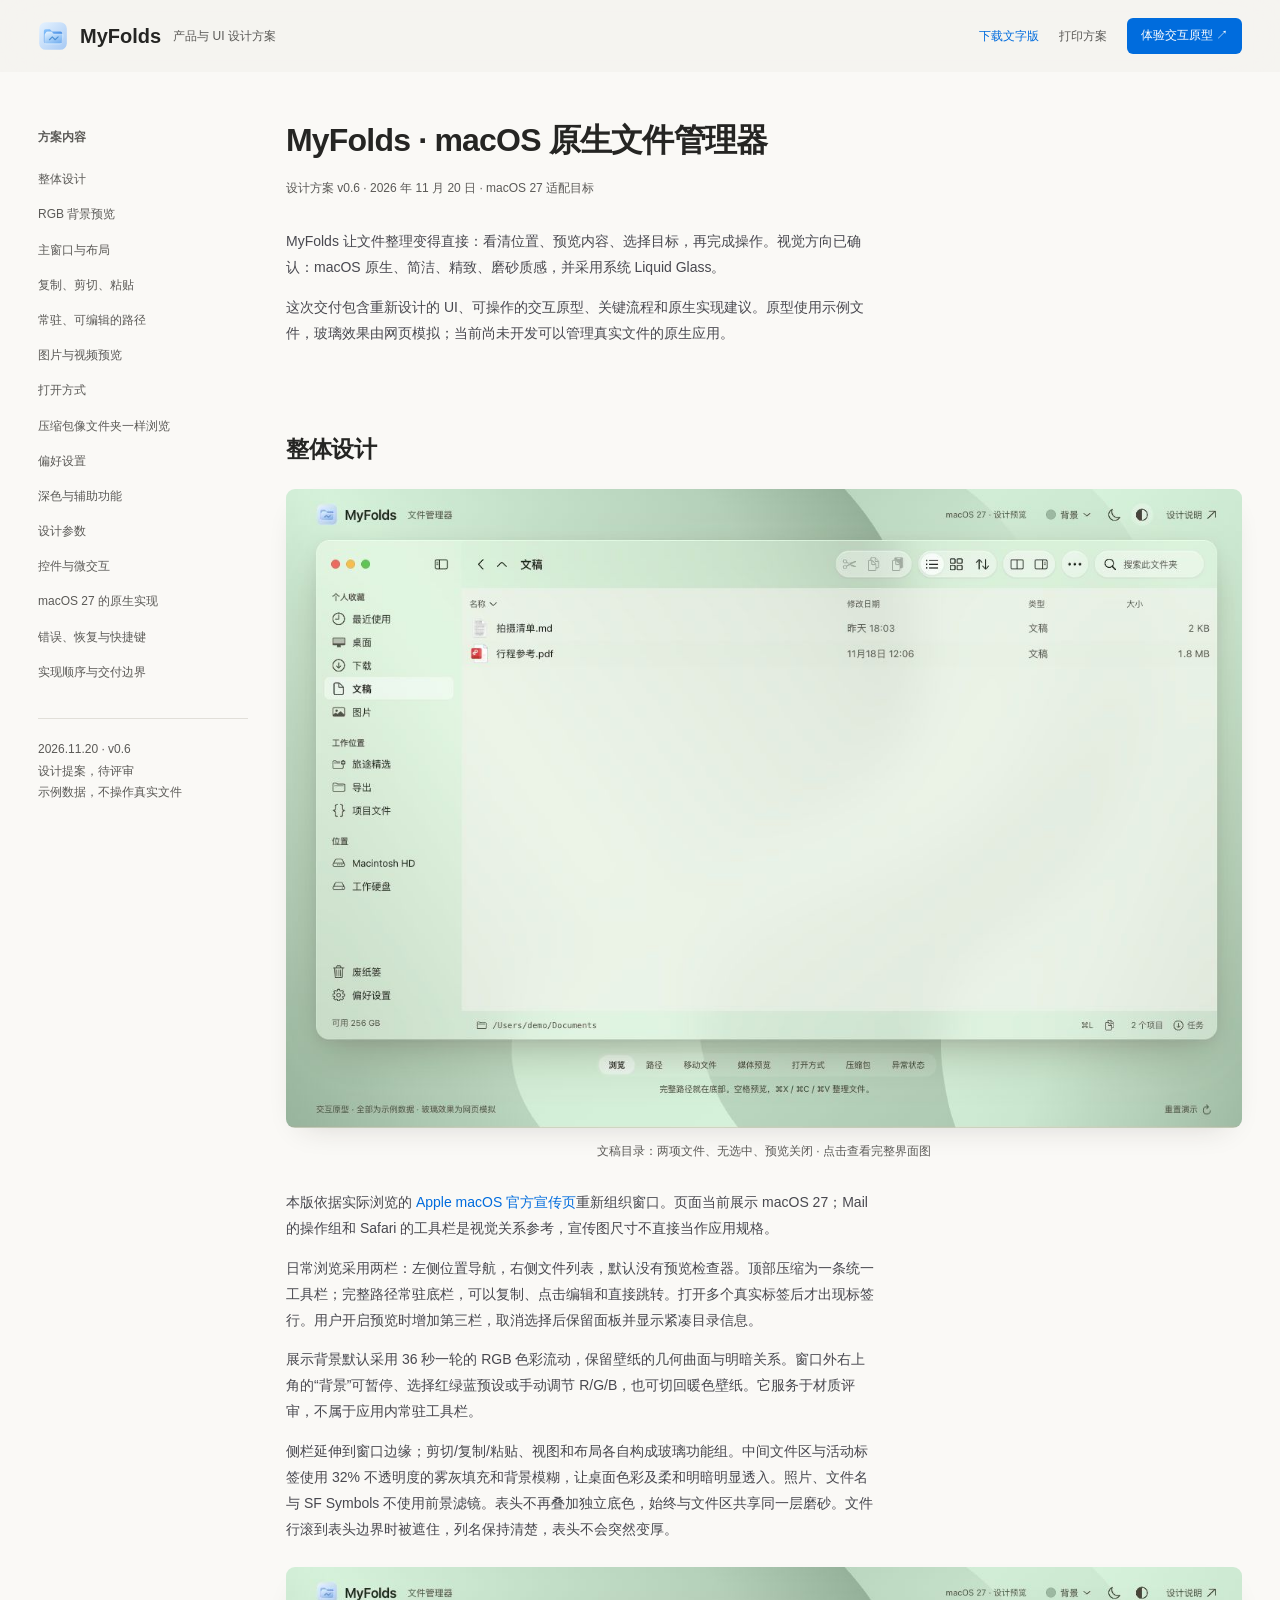
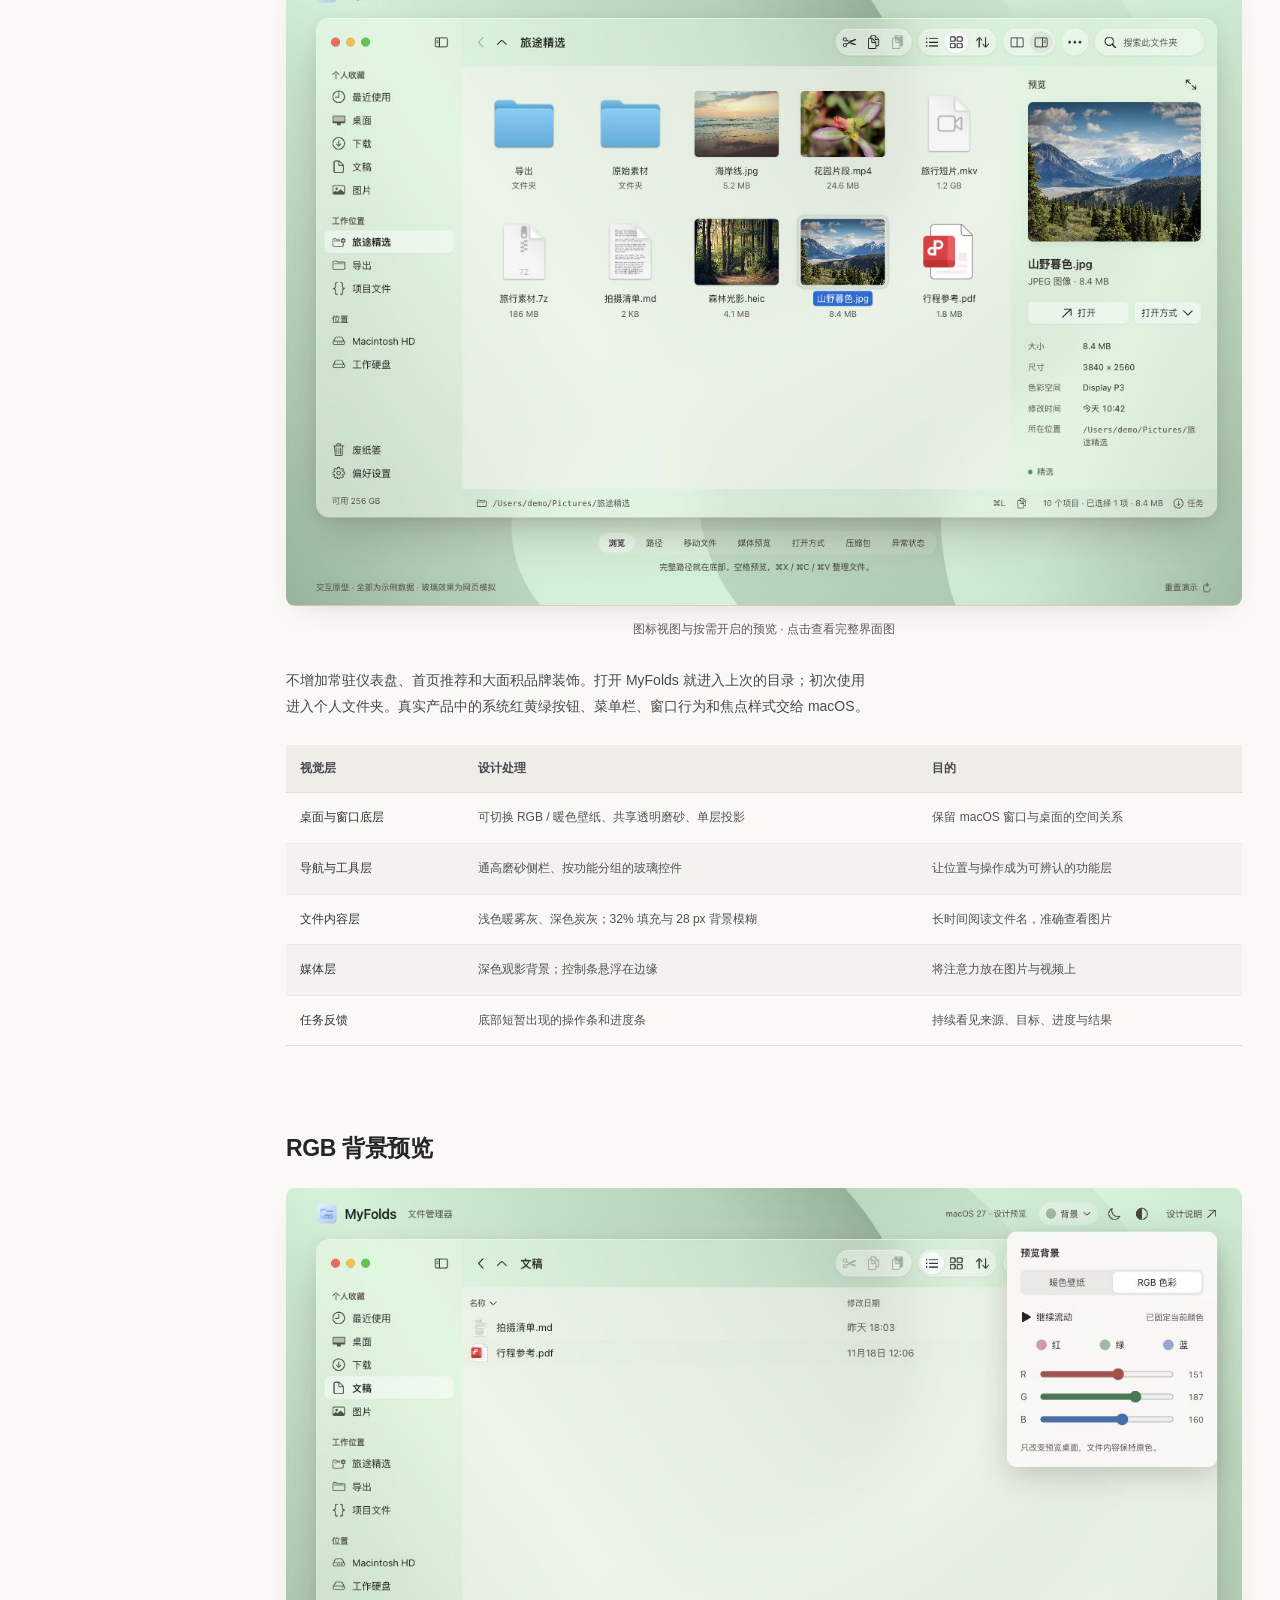
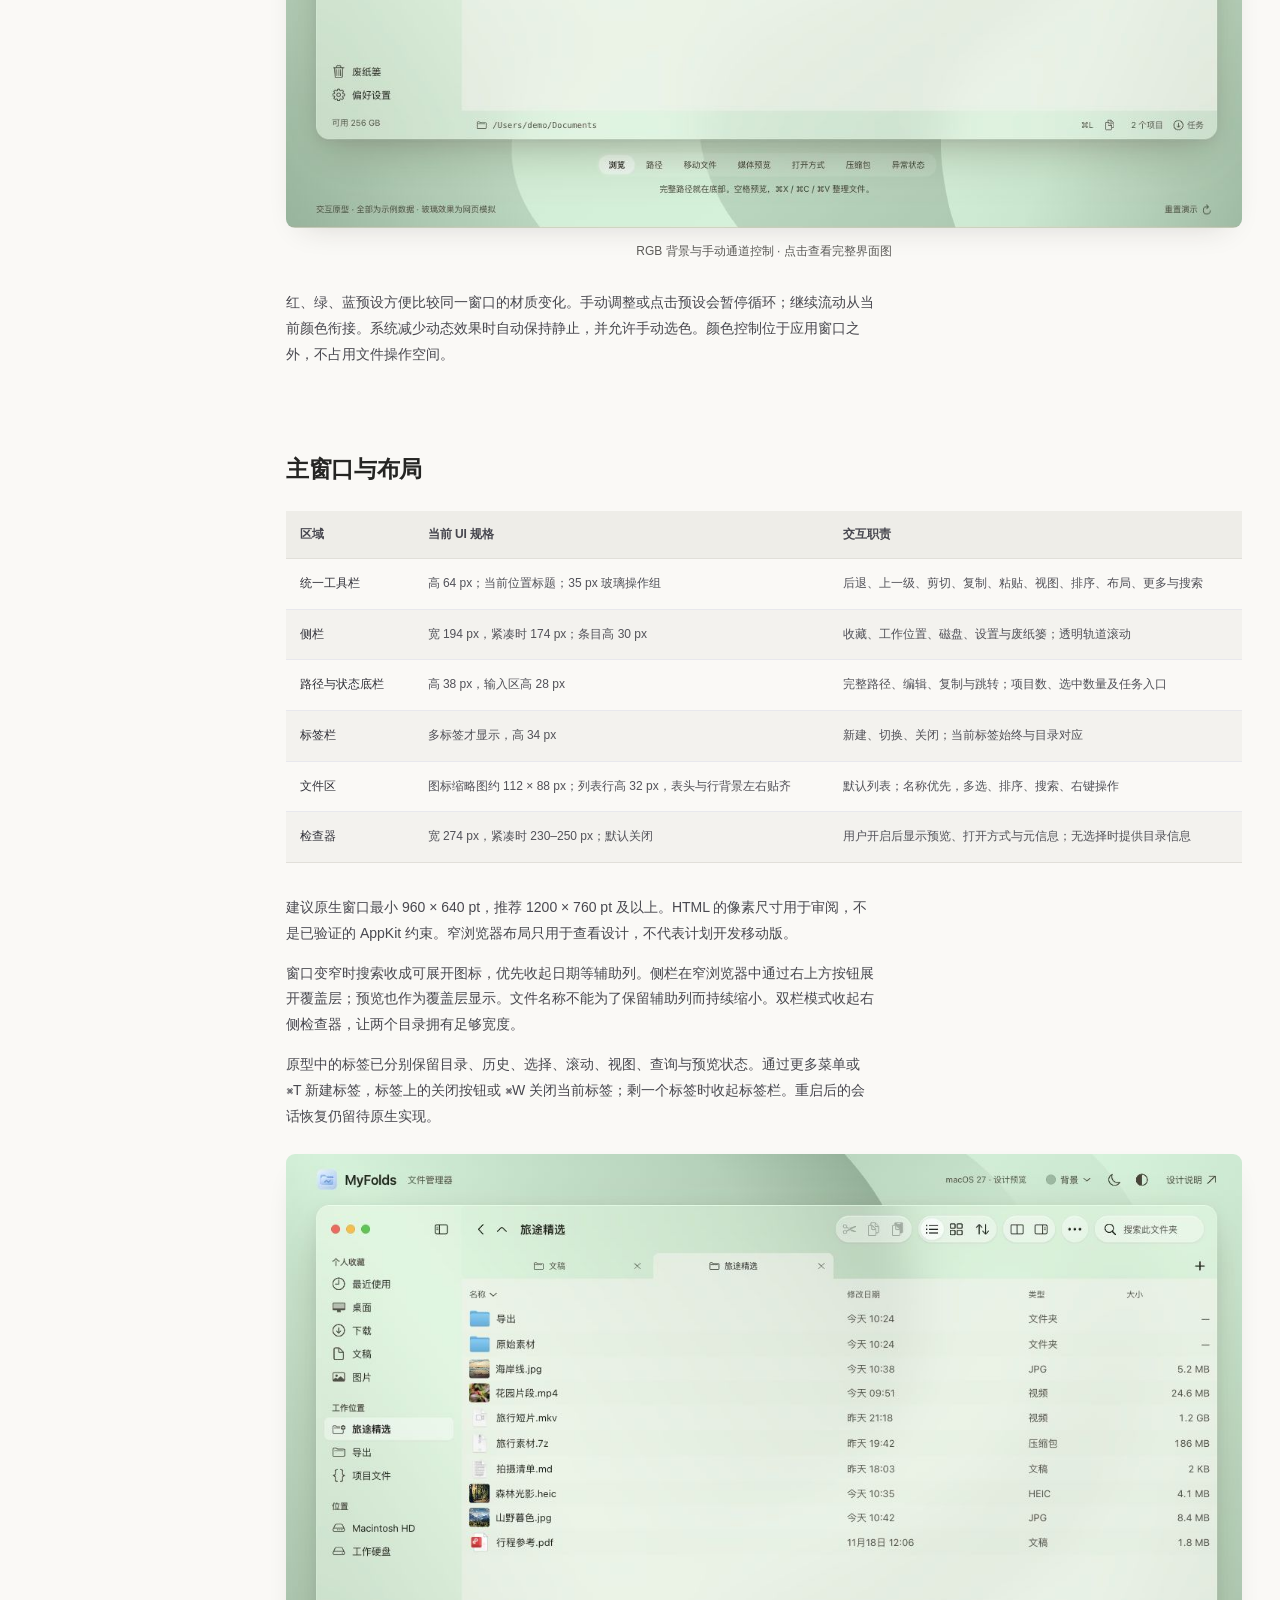
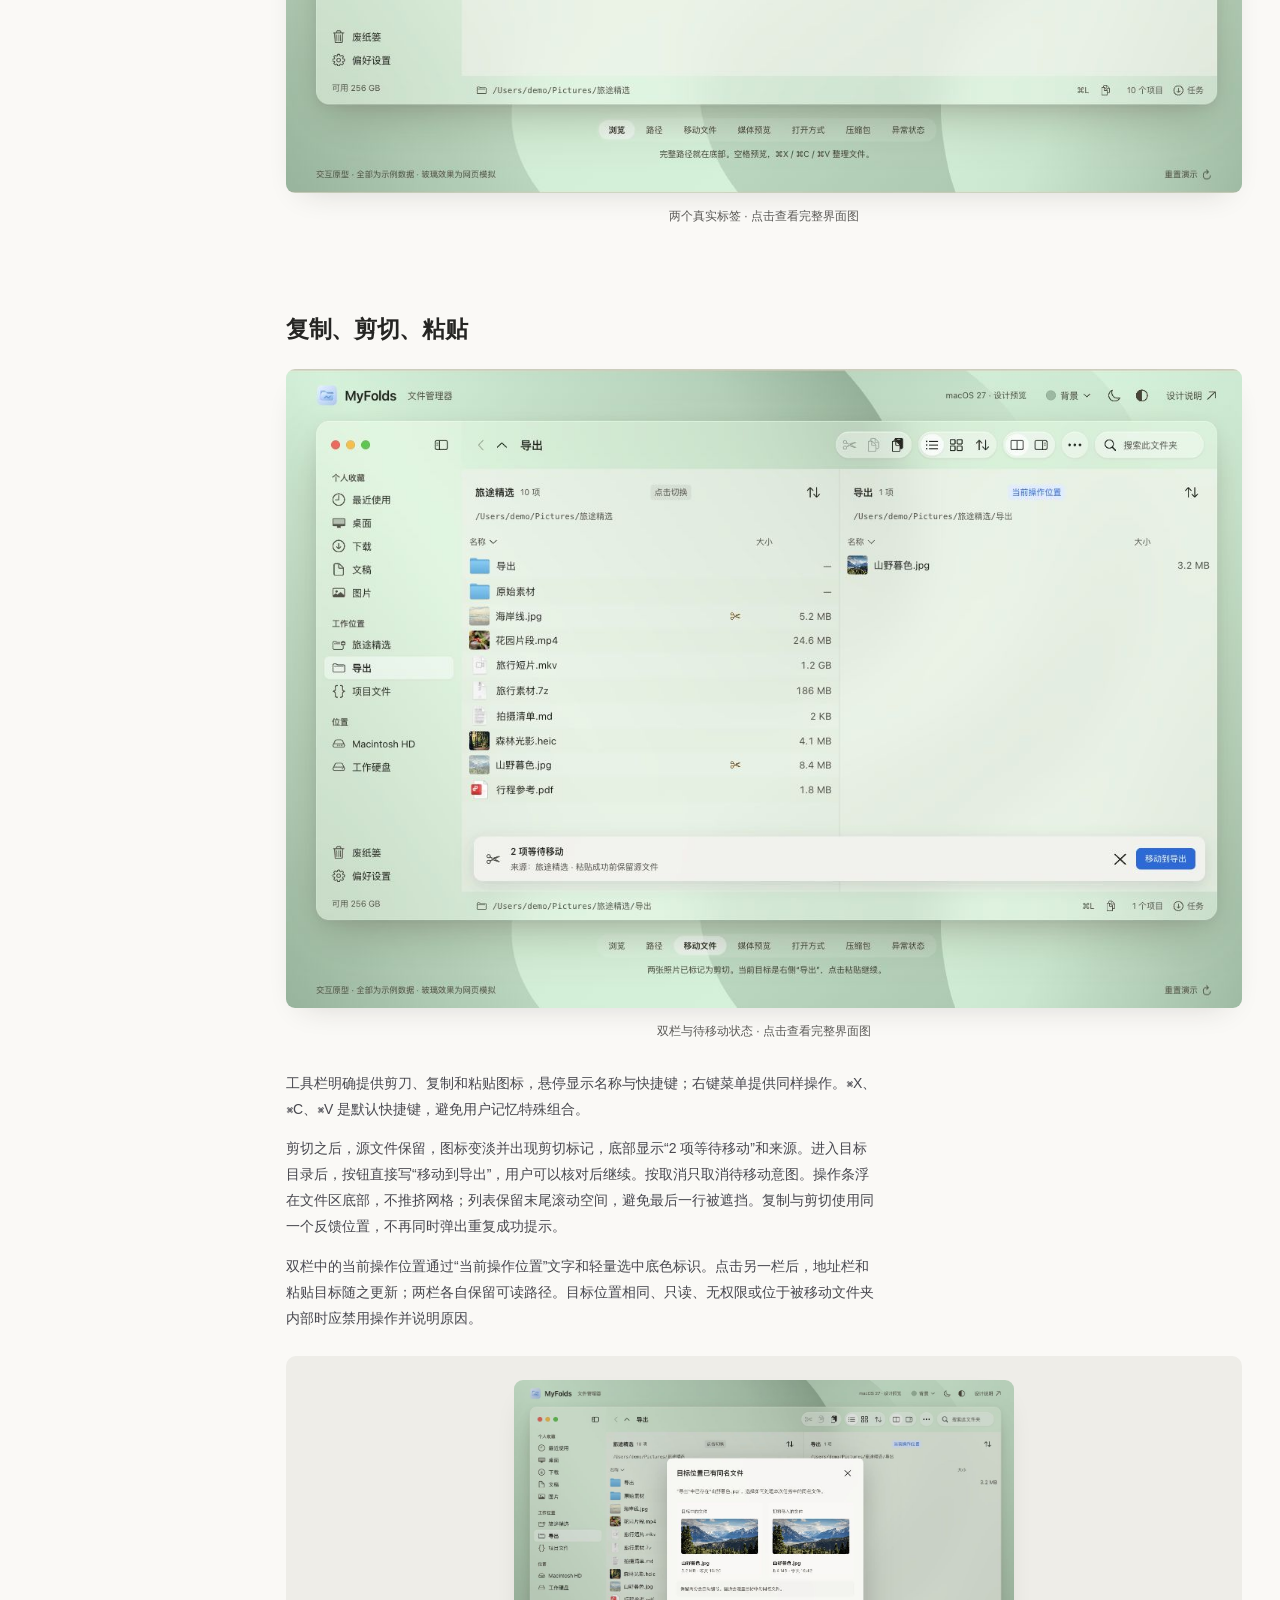
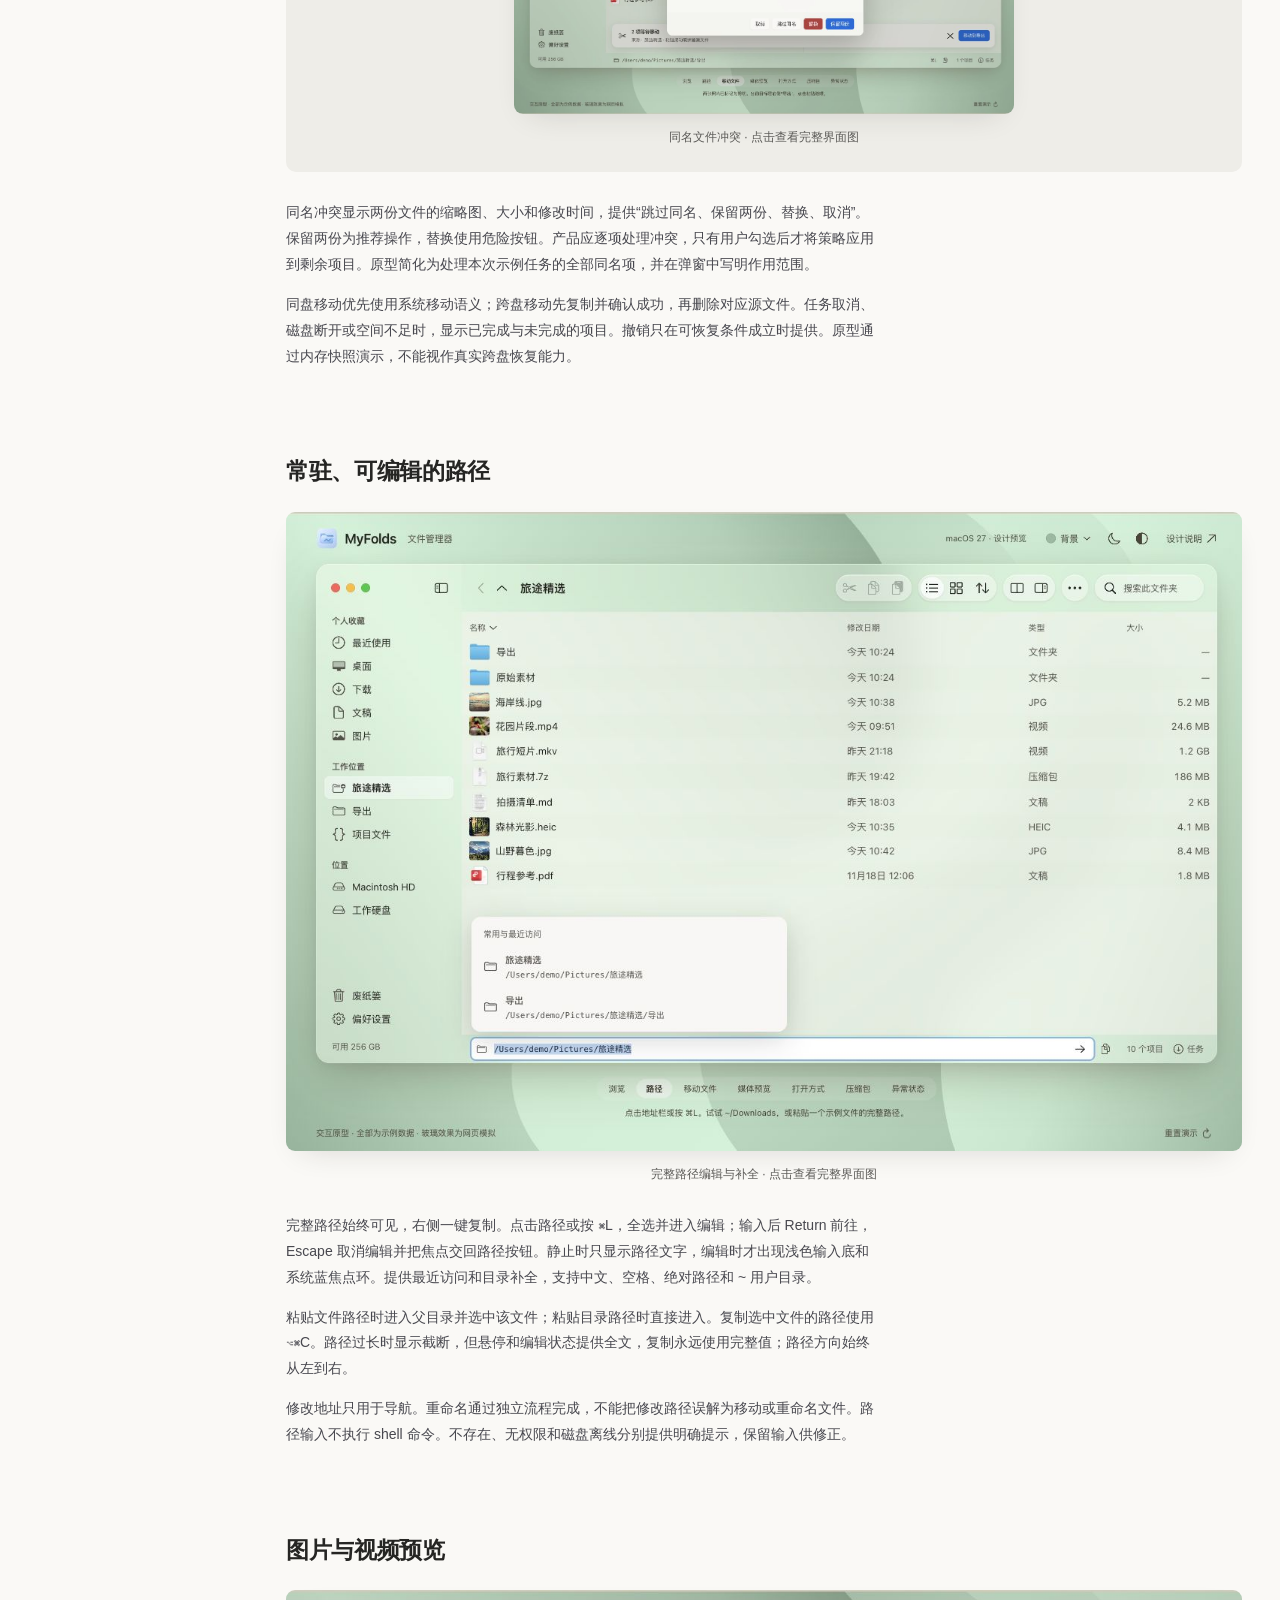
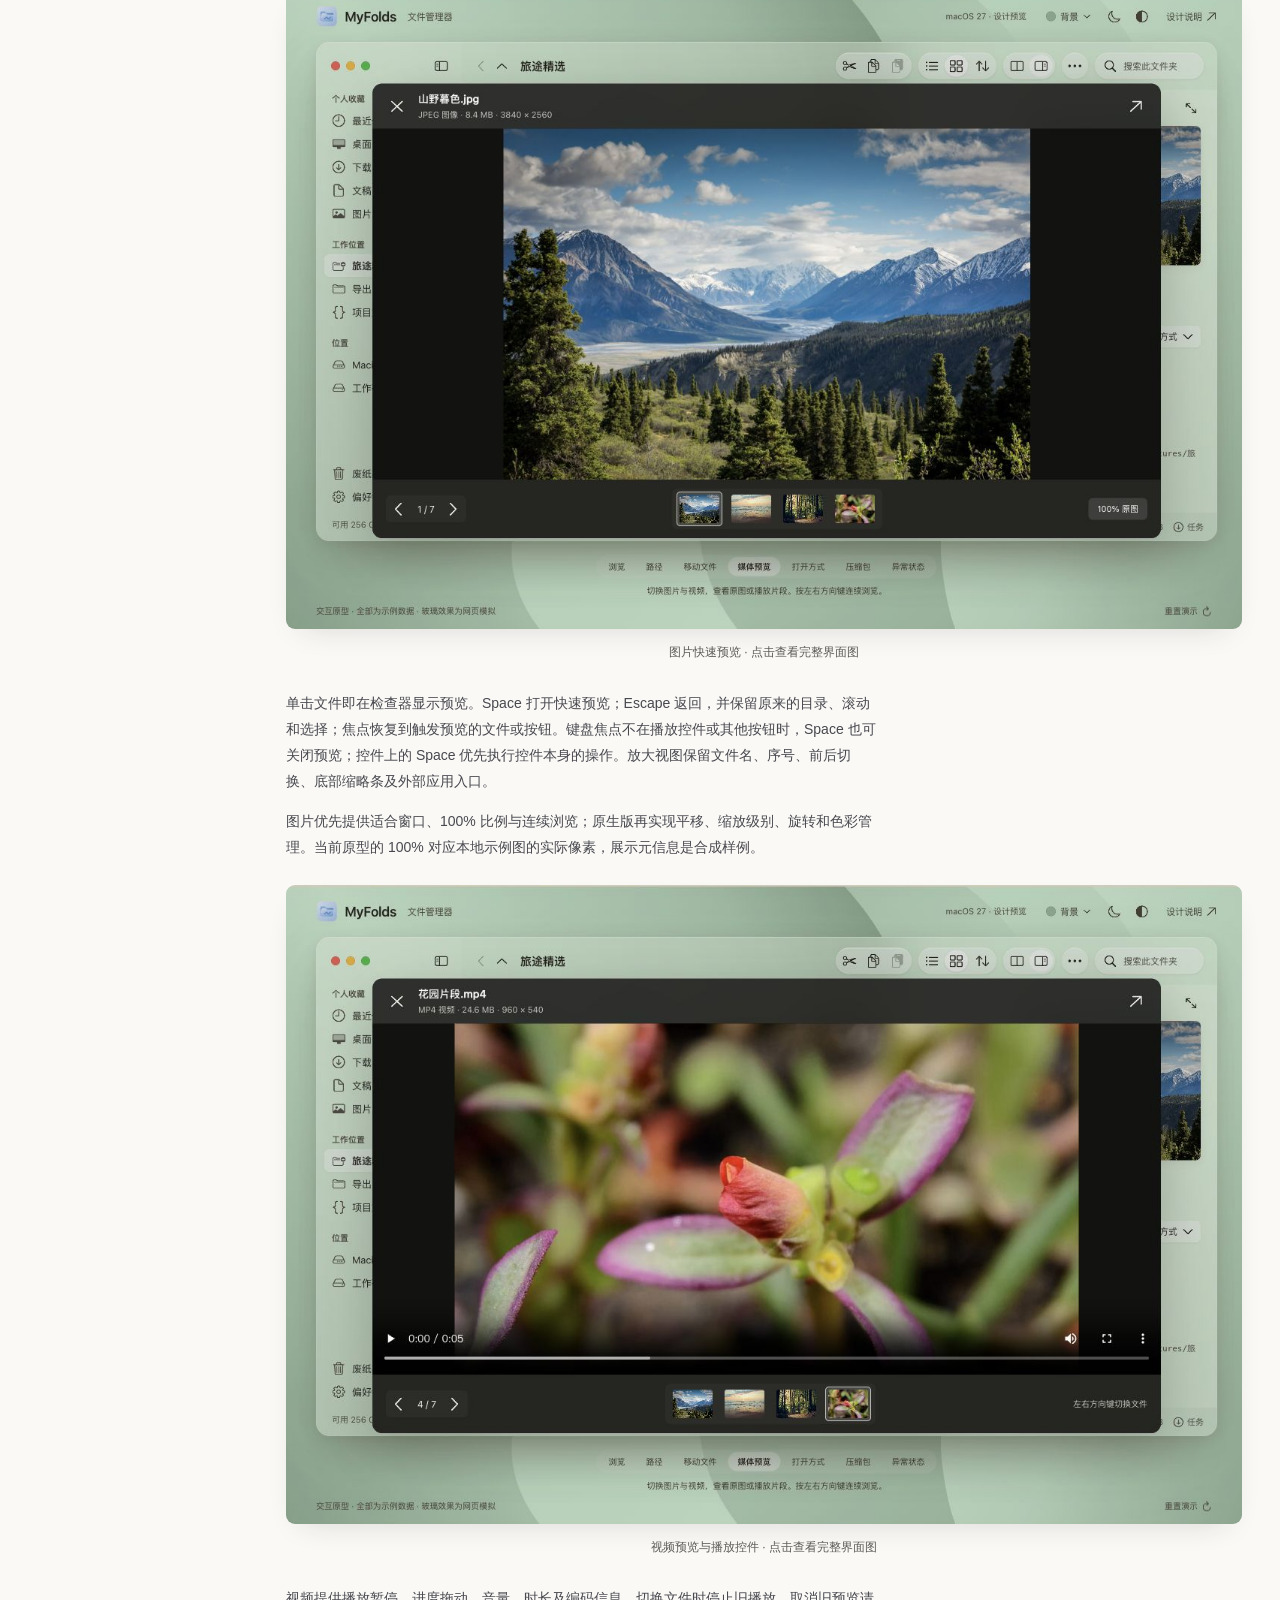
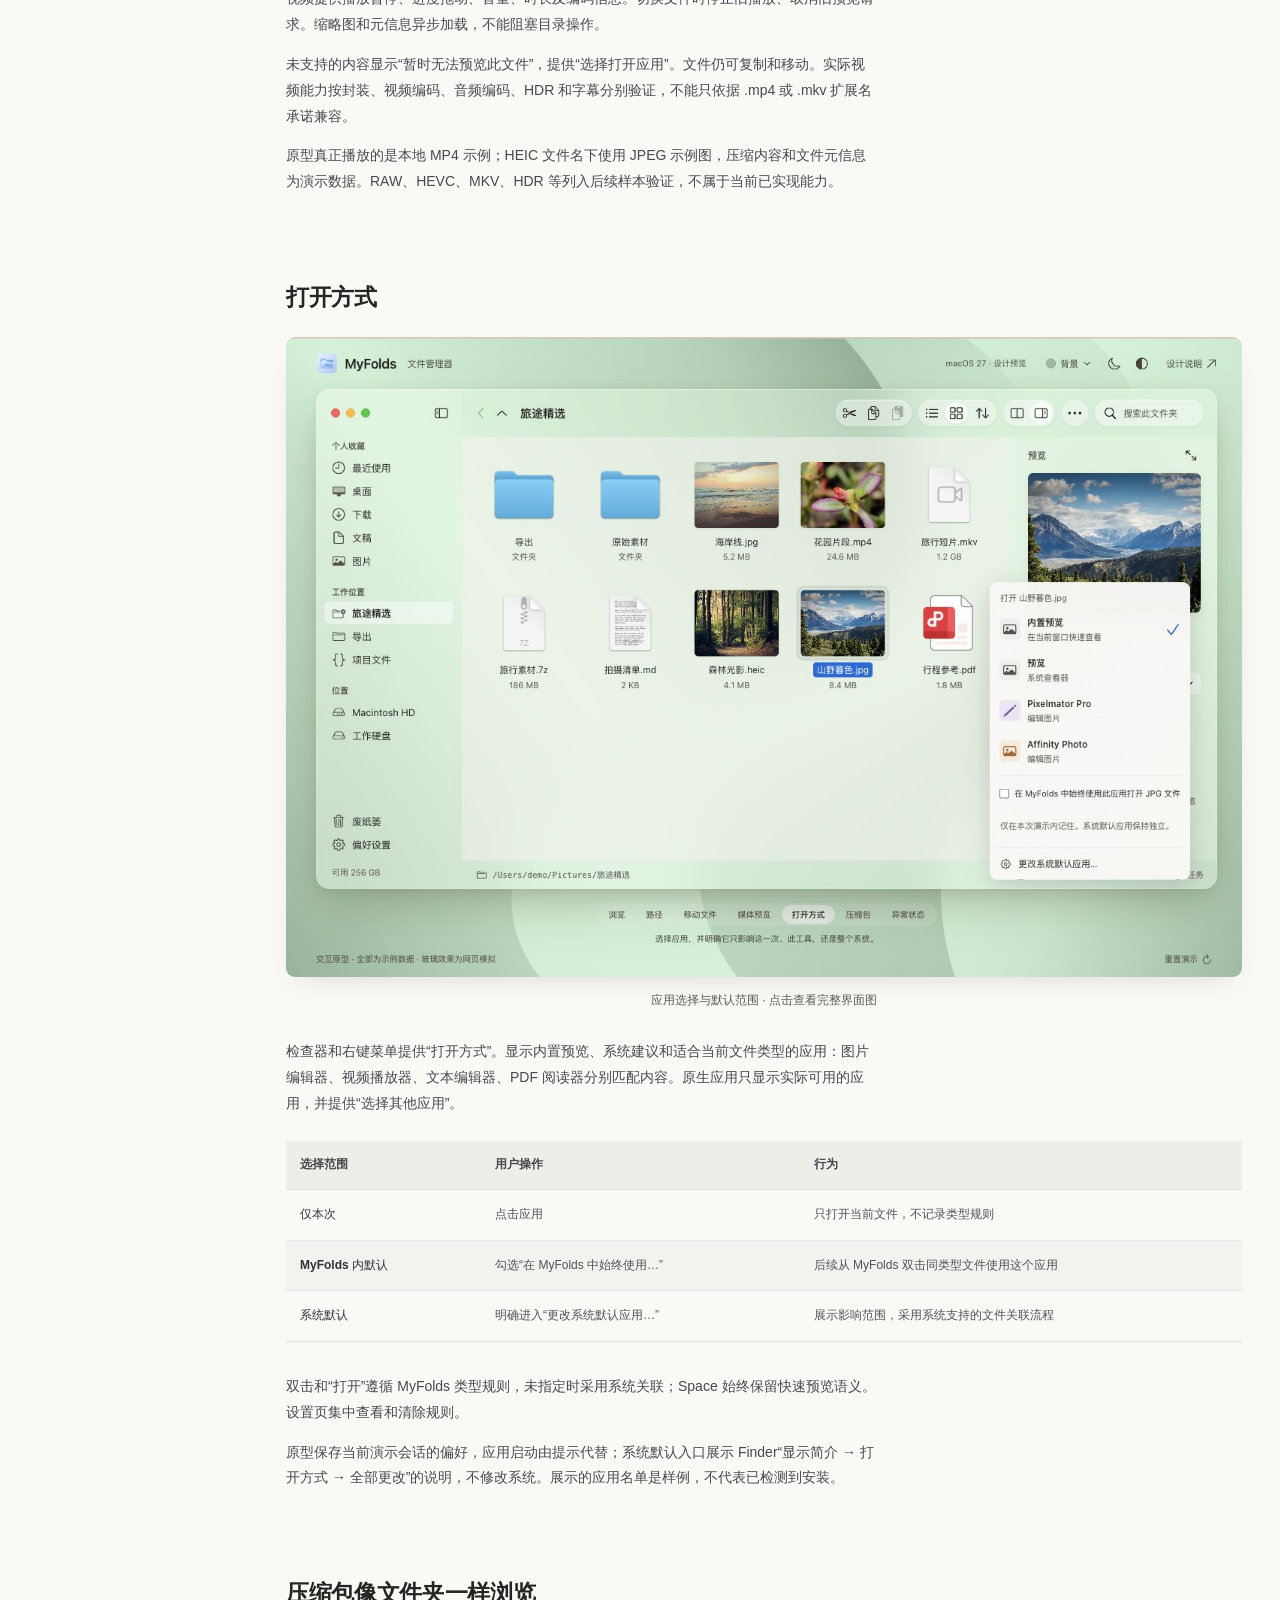
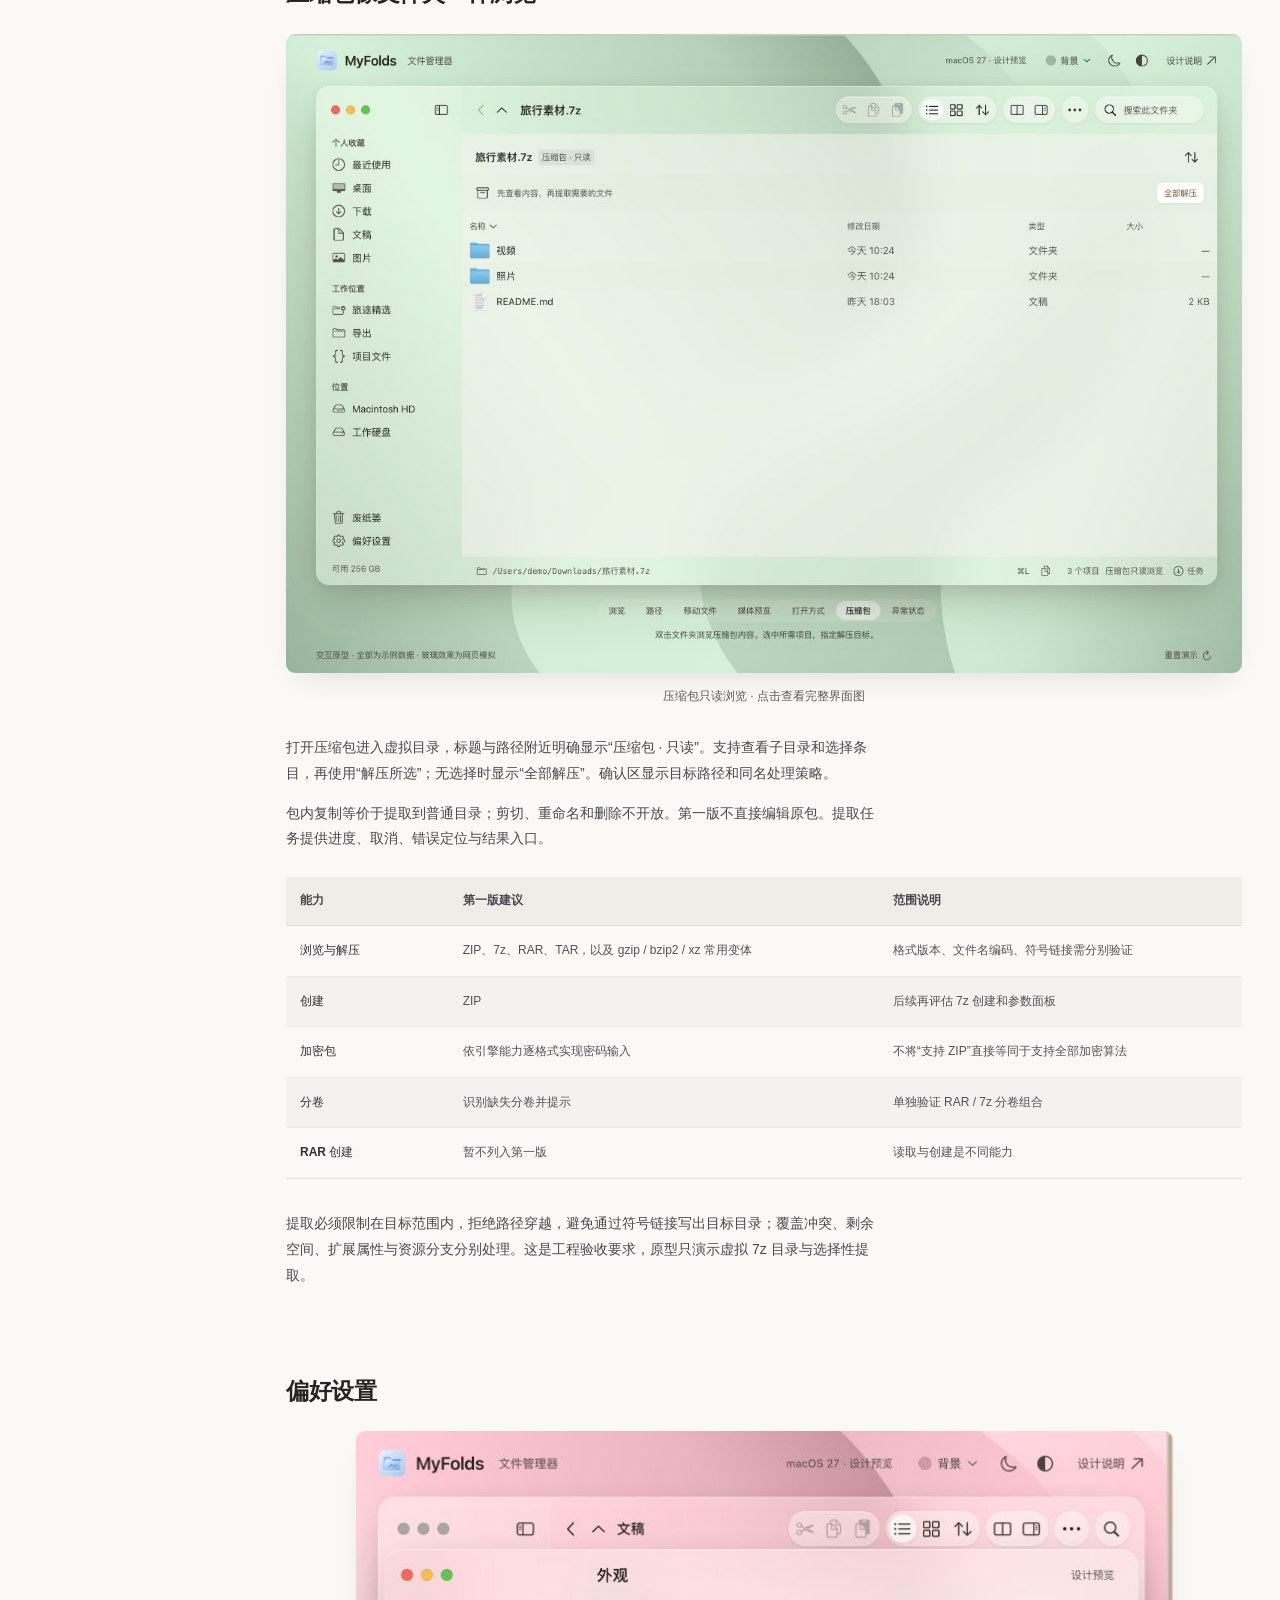
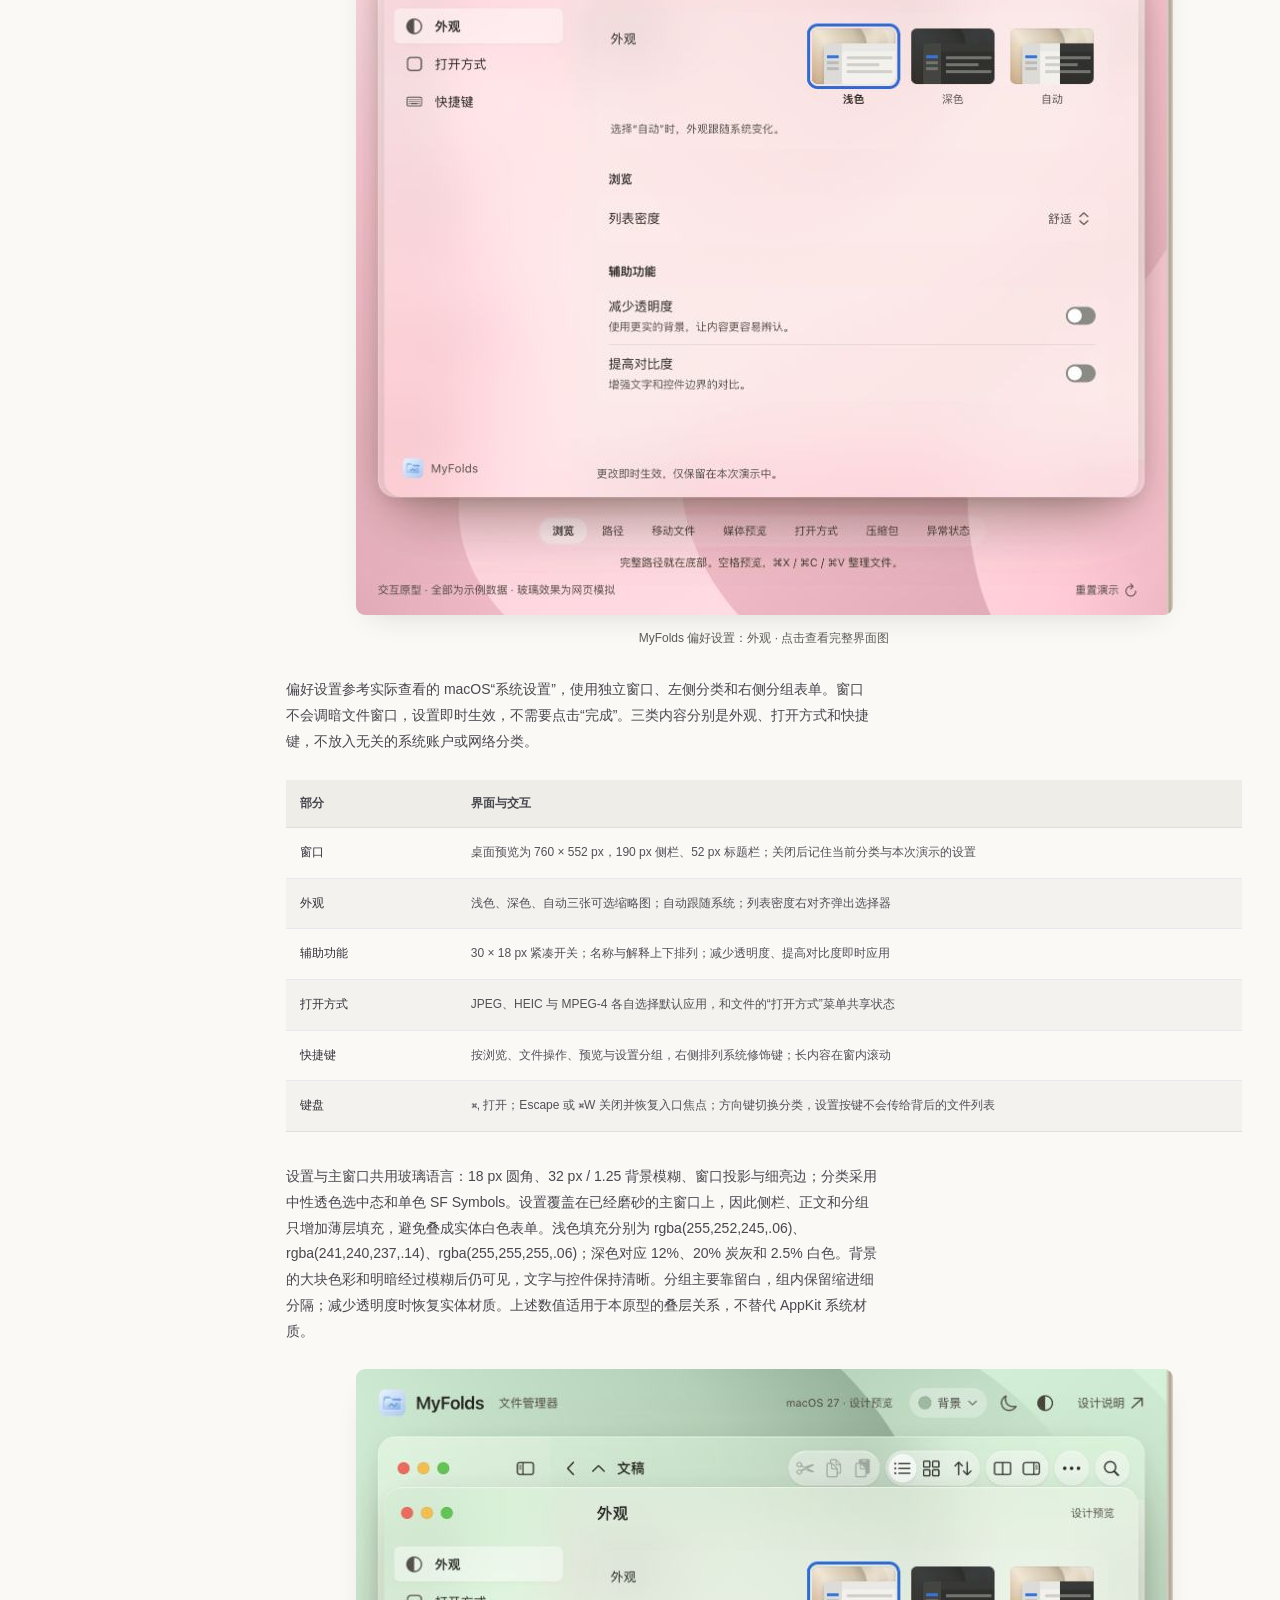
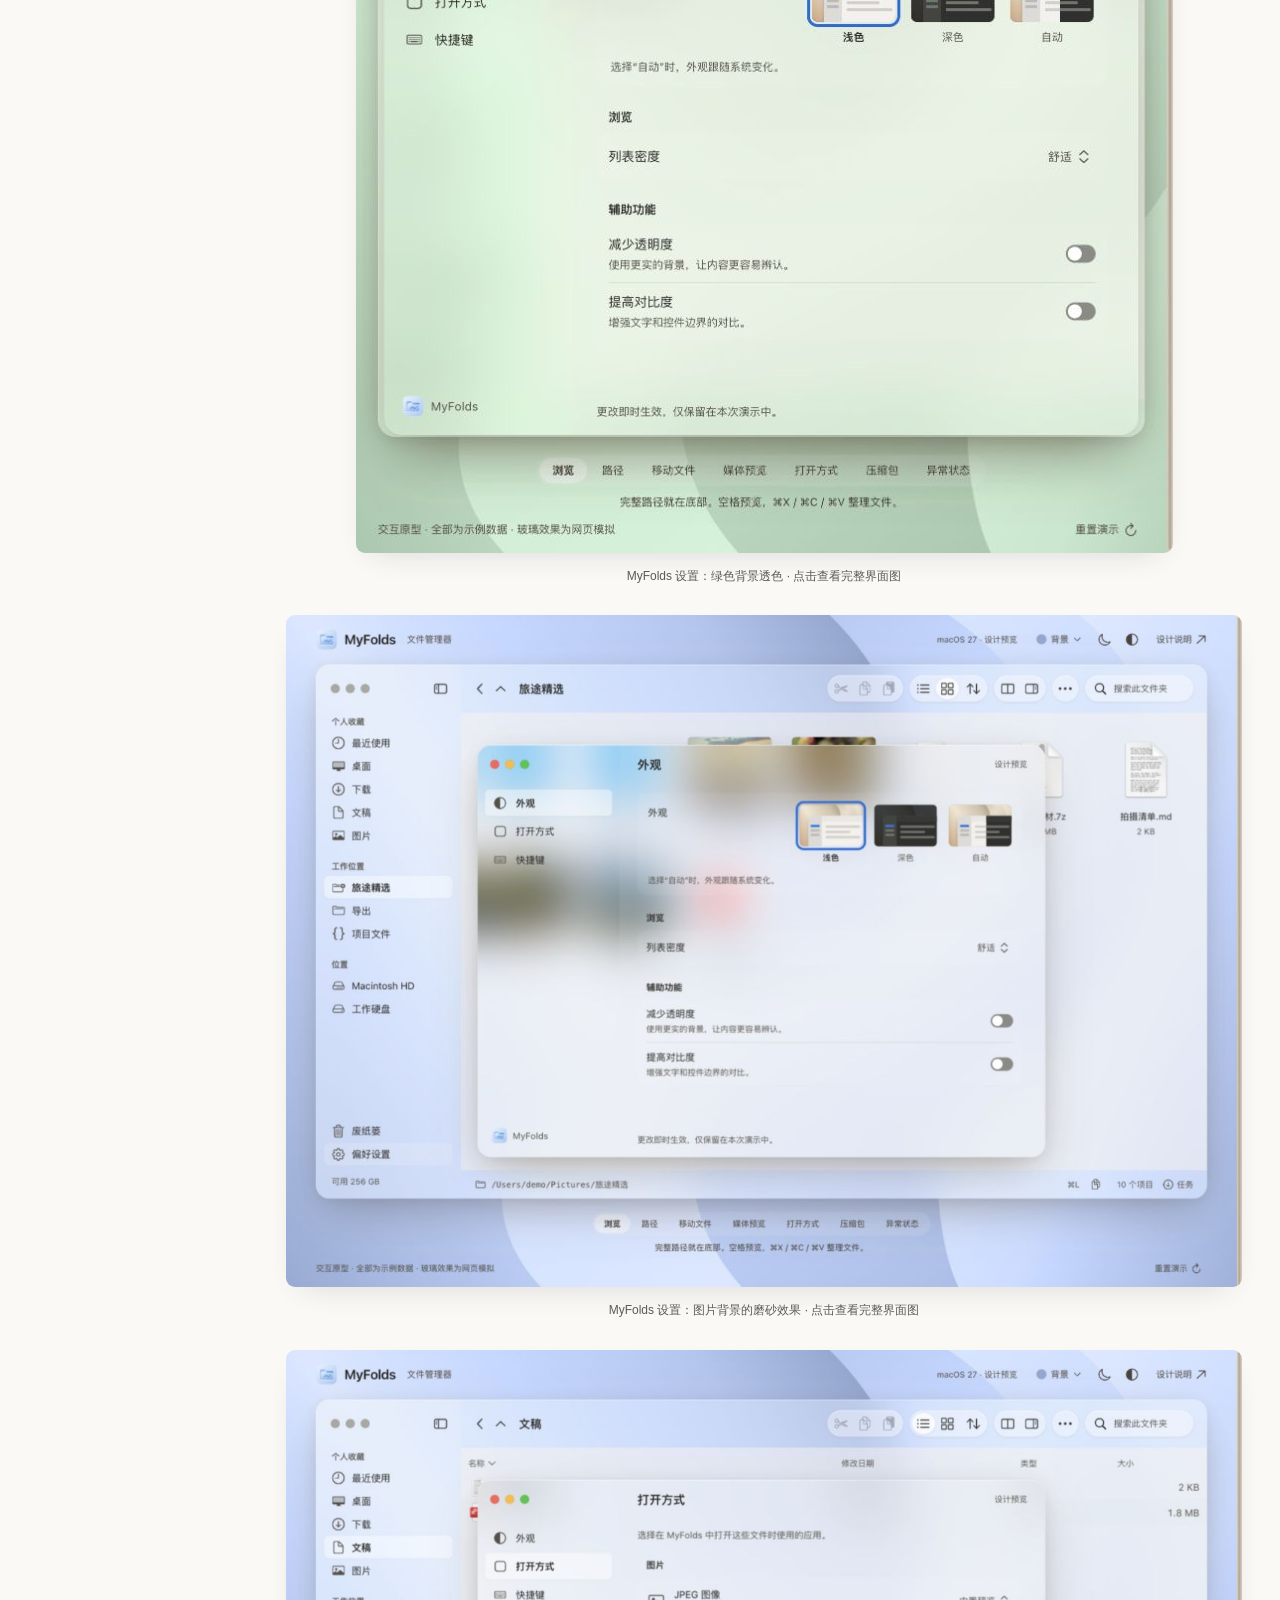
<file: outputs/myfolds-design/design.html>
<!doctype html><html lang="zh-CN"><head><meta charset="utf-8"><meta name="viewport" content="width=device-width,initial-scale=1"><title>MyFolds · 产品与 UI 设计方案</title><link rel="icon" href="assets/myfolds.svg" type="image/svg+xml"><style>
:root{--ink:#252523;--secondary:#5b5a57;--accent:#006cdd;--line:#e1dfd9;--paper:#fff;--font:-apple-system,BlinkMacSystemFont,"PingFang SC","Microsoft YaHei",sans-serif}*{box-sizing:border-box}html{scroll-behavior:smooth;scroll-padding-top:100px}body{margin:0;background:#faf9f6;color:var(--ink);font:14px/1.85 var(--font);-webkit-font-smoothing:antialiased}a{color:var(--accent);text-decoration:none}a:hover{text-decoration:underline;text-underline-offset:4px}button{font:inherit;cursor:pointer}a:focus-visible,button:focus-visible{outline:3px solid #4585df;outline-offset:4px}::selection{background:#c8defb;color:#163d73}header{height:72px;padding:0 38px;display:flex;justify-content:space-between;align-items:center;position:sticky;top:0;background:#f4f3efdc;backdrop-filter:blur(26px) saturate(1.3);border-bottom:0;z-index:10;gap:20px}.brand{display:flex;align-items:center;gap:12px;color:var(--ink);white-space:nowrap}.mark{width:30px;height:30px;display:grid;place-items:center;background:transparent;border-radius:9px;font-size:20px;line-height:1}.brand strong{font-size:20px}.brand span:last-child{font-size:12px;color:var(--secondary)}.actions{display:flex;align-items:center;gap:20px;font-size:12px}.actions button{border:0;background:none;color:var(--secondary);padding:0;font-size:12px}.primary-link{border-radius:6px;background:var(--accent);color:#fff;padding:8px 14px;line-height:1.6}.layout{max-width:1420px;margin:auto;display:grid;grid-template-columns:210px minmax(0,1fr);gap:38px;padding:0 38px}.toc{position:sticky;top:106px;align-self:start;max-height:calc(100vh - 130px);overflow:auto;padding:20px 0}.toc>p{font-size:12px;font-weight:600;color:var(--secondary);margin:0 0 14px}.toc a{display:block;color:var(--secondary);font-size:12px;line-height:1.6;padding:8px 0}.toc a:hover{color:var(--accent)}.toc-foot{margin-top:28px!important;border-top:1px solid var(--line);padding-top:20px;line-height:1.8;font-weight:400!important}.document{min-width:0;max-width:1060px;padding:46px 0 80px}h1{font-size:32px;line-height:1.4;letter-spacing:-.025em;margin:0 0 14px;font-weight:650}h1+p{font-size:12px;color:var(--secondary);margin-bottom:30px}h2{font-size:23px;letter-spacing:-.015em;line-height:1.4;margin:62px 0 20px;padding-top:24px;border-top:0}h3{font-size:18px;font-weight:600;line-height:1.5;margin:42px 0 17px}p{margin:14px 0;max-width:76ch;color:#48484f}p code{font-size:12px;background:#ecebe5;color:#45443f;border-radius:4px;padding:2px 5px}figure{margin:24px 0 28px}figure img{max-width:100%;height:auto;display:block;border-radius:9px;box-shadow:0 12px 30px -16px #24201830;margin:auto}figure figcaption{font-size:12px;color:var(--secondary);text-align:center;margin-top:12px}figure:has(img[src="UI-conflict.jpg"]){padding:24px;background:#eeede8;border-radius:10px}figure:has(img[src="UI-conflict.jpg"]) img{max-width:500px;width:100%}.table-scroll{overflow:auto;margin:25px 0 32px;border-bottom:1px solid var(--line)}table{border-collapse:collapse;width:100%;font-size:12px;line-height:1.8;text-align:left}th{background:#eeede8;color:#47474f;font-weight:600;padding:13px 14px;border-bottom:1px solid var(--line);white-space:nowrap}td{padding:14px;vertical-align:top;border-bottom:1px solid #e8e8ed;color:#515158}td:first-child{color:#313139;min-width:120px;font-weight:550}tr:last-child td{border-bottom:0}tbody tr:nth-child(even){background:#f3f2ee}footer{border-top:1px solid var(--line);max-width:1344px;margin:0 auto;padding:24px 0 34px;display:flex;justify-content:space-between;color:var(--secondary);font-size:12px}.end-note{background:#eeede8;border-radius:8px;padding:20px 24px;margin-top:45px;color:#45443f;font-size:13px}.end-note a{font-weight:600}.system-messages{display:none}@media(max-width:1100px){.layout{grid-template-columns:165px 1fr;gap:25px;padding:0 26px}header{padding:0 26px}h1{font-size:27px}table{font-size:12px}th,td{padding:11px}.document{padding-top:34px}}@media(max-width:780px){header{height:62px;padding:0 18px}.brand span:last-child{display:none}.actions{gap:12px}.actions .download-link{display:none}.layout{display:block;padding:0 20px}.toc{display:none}.document{padding-top:32px}h1{font-size:25px}h2{font-size:22px}p{font-size:13px}table{min-width:590px}footer{padding:22px 20px}.actions .primary-link{font-size:12px;padding:7px 10px}.document{padding-bottom:40px}}@media(prefers-reduced-motion:reduce){html{scroll-behavior:auto}}@media print{body{background:#fff;color:#111;font-size:12px}header,.toc,footer,.end-note{display:none}.layout{display:block;padding:0;max-width:none}.document{max-width:none;padding:0}h1{font-size:26px}h2{font-size:19px;break-after:avoid;margin-top:30px}h3{break-after:avoid}table{font-size:12px}tr,figure{break-inside:avoid}figure img{max-height:440px;width:auto;max-width:100%;box-shadow:none}a{color:inherit}p{max-width:none}.table-scroll{overflow:visible}}
</style></head><body><header><a class="brand" href="index.html"><img class="mark" src="assets/myfolds.svg" alt=""><strong>MyFolds</strong><span>产品与 UI 设计方案</span></a><div class="actions"><a class="download-link" href="设计方案.md" download>下载文字版</a><button onclick="window.print()">打印方案</button><a class="primary-link" href="index.html">体验交互原型 ↗</a></div></header><div class="layout"><nav class="toc" aria-label="方案目录"><p>方案内容</p><a href="#section-1">整体设计</a><a href="#section-2">RGB 背景预览</a><a href="#section-3">主窗口与布局</a><a href="#section-4">复制、剪切、粘贴</a><a href="#section-5">常驻、可编辑的路径</a><a href="#section-6">图片与视频预览</a><a href="#section-7">打开方式</a><a href="#section-8">压缩包像文件夹一样浏览</a><a href="#section-9">偏好设置</a><a href="#section-10">深色与辅助功能</a><a href="#section-11">设计参数</a><a href="#section-12">控件与微交互</a><a href="#section-13">macOS 27 的原生实现</a><a href="#section-14">错误、恢复与快捷键</a><a href="#section-15">实现顺序与交付边界</a><p class="toc-foot">2026.11.20 · v0.6<br>设计提案，待评审<br>示例数据，不操作真实文件</p></nav><article class="document"><h1>MyFolds · macOS 原生文件管理器</h1><p>设计方案 v0.6 · 2026 年 11 月 20 日 · macOS 27 适配目标</p><p>MyFolds 让文件整理变得直接：看清位置、预览内容、选择目标，再完成操作。视觉方向已确认：macOS 原生、简洁、精致、磨砂质感，并采用系统 Liquid Glass。</p><p>这次交付包含重新设计的 UI、可操作的交互原型、关键流程和原生实现建议。原型使用示例文件，玻璃效果由网页模拟；当前尚未开发可以管理真实文件的原生应用。</p><h2 id="section-1">整体设计</h2><figure><a href="UI-main.jpg" target="_blank"><img src="UI-main.jpg" alt="文稿目录：两项文件、无选中、预览关闭" loading="lazy"></a><figcaption>文稿目录：两项文件、无选中、预览关闭 · 点击查看完整界面图</figcaption></figure><p>本版依据实际浏览的 <a href="https://www.apple.com/os/macos/">Apple macOS 官方宣传页</a>重新组织窗口。页面当前展示 macOS 27；Mail 的操作组和 Safari 的工具栏是视觉关系参考，宣传图尺寸不直接当作应用规格。</p><p>日常浏览采用两栏：左侧位置导航，右侧文件列表，默认没有预览检查器。顶部压缩为一条统一工具栏；完整路径常驻底栏，可以复制、点击编辑和直接跳转。打开多个真实标签后才出现标签行。用户开启预览时增加第三栏，取消选择后保留面板并显示紧凑目录信息。</p><p>展示背景默认采用 36 秒一轮的 RGB 色彩流动，保留壁纸的几何曲面与明暗关系。窗口外右上角的“背景”可暂停、选择红绿蓝预设或手动调节 R/G/B，也可切回暖色壁纸。它服务于材质评审，不属于应用内常驻工具栏。</p><p>侧栏延伸到窗口边缘；剪切/复制/粘贴、视图和布局各自构成玻璃功能组。中间文件区与活动标签使用 32% 不透明度的雾灰填充和背景模糊，让桌面色彩及柔和明暗明显透入。照片、文件名与 SF Symbols 不使用前景滤镜。表头不再叠加独立底色，始终与文件区共享同一层磨砂。文件行滚到表头边界时被遮住，列名保持清楚，表头不会突然变厚。</p><figure><a href="UI-photos-preview.jpg" target="_blank"><img src="UI-photos-preview.jpg" alt="图标视图与按需开启的预览" loading="lazy"></a><figcaption>图标视图与按需开启的预览 · 点击查看完整界面图</figcaption></figure><p>不增加常驻仪表盘、首页推荐和大面积品牌装饰。打开 MyFolds 就进入上次的目录；初次使用进入个人文件夹。真实产品中的系统红黄绿按钮、菜单栏、窗口行为和焦点样式交给 macOS。</p><div class="table-scroll"><table><thead><tr><th>视觉层</th><th>设计处理</th><th>目的</th></tr></thead><tbody><tr><td>桌面与窗口底层</td><td>可切换 RGB / 暖色壁纸、共享透明磨砂、单层投影</td><td>保留 macOS 窗口与桌面的空间关系</td></tr><tr><td>导航与工具层</td><td>通高磨砂侧栏、按功能分组的玻璃控件</td><td>让位置与操作成为可辨认的功能层</td></tr><tr><td>文件内容层</td><td>浅色暖雾灰、深色炭灰；32% 填充与 28 px 背景模糊</td><td>长时间阅读文件名，准确查看图片</td></tr><tr><td>媒体层</td><td>深色观影背景；控制条悬浮在边缘</td><td>将注意力放在图片与视频上</td></tr><tr><td>任务反馈</td><td>底部短暂出现的操作条和进度条</td><td>持续看见来源、目标、进度与结果</td></tr></tbody></table></div><h2 id="section-2">RGB 背景预览</h2><figure><a href="UI-rgb-panel.jpg" target="_blank"><img src="UI-rgb-panel.jpg" alt="RGB 背景与手动通道控制" loading="lazy"></a><figcaption>RGB 背景与手动通道控制 · 点击查看完整界面图</figcaption></figure><p>红、绿、蓝预设方便比较同一窗口的材质变化。手动调整或点击预设会暂停循环；继续流动从当前颜色衔接。系统减少动态效果时自动保持静止，并允许手动选色。颜色控制位于应用窗口之外，不占用文件操作空间。</p><h2 id="section-3">主窗口与布局</h2><div class="table-scroll"><table><thead><tr><th>区域</th><th>当前 UI 规格</th><th>交互职责</th></tr></thead><tbody><tr><td>统一工具栏</td><td>高 64 px；当前位置标题；35 px 玻璃操作组</td><td>后退、上一级、剪切、复制、粘贴、视图、排序、布局、更多与搜索</td></tr><tr><td>侧栏</td><td>宽 194 px，紧凑时 174 px；条目高 30 px</td><td>收藏、工作位置、磁盘、设置与废纸篓；透明轨道滚动</td></tr><tr><td>路径与状态底栏</td><td>高 38 px，输入区高 28 px</td><td>完整路径、编辑、复制与跳转；项目数、选中数量及任务入口</td></tr><tr><td>标签栏</td><td>多标签才显示，高 34 px</td><td>新建、切换、关闭；当前标签始终与目录对应</td></tr><tr><td>文件区</td><td>图标缩略图约 112 × 88 px；列表行高 32 px，表头与行背景左右贴齐</td><td>默认列表；名称优先，多选、排序、搜索、右键操作</td></tr><tr><td>检查器</td><td>宽 274 px，紧凑时 230–250 px；默认关闭</td><td>用户开启后显示预览、打开方式与元信息；无选择时提供目录信息</td></tr></tbody></table></div><p>建议原生窗口最小 960 × 640 pt，推荐 1200 × 760 pt 及以上。HTML 的像素尺寸用于审阅，不是已验证的 AppKit 约束。窄浏览器布局只用于查看设计，不代表计划开发移动版。</p><p>窗口变窄时搜索收成可展开图标，优先收起日期等辅助列。侧栏在窄浏览器中通过右上方按钮展开覆盖层；预览也作为覆盖层显示。文件名称不能为了保留辅助列而持续缩小。双栏模式收起右侧检查器，让两个目录拥有足够宽度。</p><p>原型中的标签已分别保留目录、历史、选择、滚动、视图、查询与预览状态。通过更多菜单或 ⌘T 新建标签，标签上的关闭按钮或 ⌘W 关闭当前标签；剩一个标签时收起标签栏。重启后的会话恢复仍留待原生实现。</p><figure><a href="UI-tabs.jpg" target="_blank"><img src="UI-tabs.jpg" alt="两个真实标签" loading="lazy"></a><figcaption>两个真实标签 · 点击查看完整界面图</figcaption></figure><h2 id="section-4">复制、剪切、粘贴</h2><figure><a href="UI-move.jpg" target="_blank"><img src="UI-move.jpg" alt="双栏与待移动状态" loading="lazy"></a><figcaption>双栏与待移动状态 · 点击查看完整界面图</figcaption></figure><p>工具栏明确提供剪刀、复制和粘贴图标，悬停显示名称与快捷键；右键菜单提供同样操作。⌘X、⌘C、⌘V 是默认快捷键，避免用户记忆特殊组合。</p><p>剪切之后，源文件保留，图标变淡并出现剪切标记，底部显示“2 项等待移动”和来源。进入目标目录后，按钮直接写“移动到导出”，用户可以核对后继续。按取消只取消待移动意图。操作条浮在文件区底部，不推挤网格；列表保留末尾滚动空间，避免最后一行被遮挡。复制与剪切使用同一个反馈位置，不再同时弹出重复成功提示。</p><p>双栏中的当前操作位置通过“当前操作位置”文字和轻量选中底色标识。点击另一栏后，地址栏和粘贴目标随之更新；两栏各自保留可读路径。目标位置相同、只读、无权限或位于被移动文件夹内部时应禁用操作并说明原因。</p><figure><a href="UI-conflict.jpg" target="_blank"><img src="UI-conflict.jpg" alt="同名文件冲突" loading="lazy"></a><figcaption>同名文件冲突 · 点击查看完整界面图</figcaption></figure><p>同名冲突显示两份文件的缩略图、大小和修改时间，提供“跳过同名、保留两份、替换、取消”。保留两份为推荐操作，替换使用危险按钮。产品应逐项处理冲突，只有用户勾选后才将策略应用到剩余项目。原型简化为处理本次示例任务的全部同名项，并在弹窗中写明作用范围。</p><p>同盘移动优先使用系统移动语义；跨盘移动先复制并确认成功，再删除对应源文件。任务取消、磁盘断开或空间不足时，显示已完成与未完成的项目。撤销只在可恢复条件成立时提供。原型通过内存快照演示，不能视作真实跨盘恢复能力。</p><h2 id="section-5">常驻、可编辑的路径</h2><figure><a href="UI-path.jpg" target="_blank"><img src="UI-path.jpg" alt="完整路径编辑与补全" loading="lazy"></a><figcaption>完整路径编辑与补全 · 点击查看完整界面图</figcaption></figure><p>完整路径始终可见，右侧一键复制。点击路径或按 ⌘L，全选并进入编辑；输入后 Return 前往，Escape 取消编辑并把焦点交回路径按钮。静止时只显示路径文字，编辑时才出现浅色输入底和系统蓝焦点环。提供最近访问和目录补全，支持中文、空格、绝对路径和 ~ 用户目录。</p><p>粘贴文件路径时进入父目录并选中该文件；粘贴目录路径时直接进入。复制选中文件的路径使用 ⌥⌘C。路径过长时显示截断，但悬停和编辑状态提供全文，复制永远使用完整值；路径方向始终从左到右。</p><p>修改地址只用于导航。重命名通过独立流程完成，不能把修改路径误解为移动或重命名文件。路径输入不执行 shell 命令。不存在、无权限和磁盘离线分别提供明确提示，保留输入供修正。</p><h2 id="section-6">图片与视频预览</h2><figure><a href="UI-media.jpg" target="_blank"><img src="UI-media.jpg" alt="图片快速预览" loading="lazy"></a><figcaption>图片快速预览 · 点击查看完整界面图</figcaption></figure><p>单击文件即在检查器显示预览。Space 打开快速预览；Escape 返回，并保留原来的目录、滚动和选择；焦点恢复到触发预览的文件或按钮。键盘焦点不在播放控件或其他按钮时，Space 也可关闭预览；控件上的 Space 优先执行控件本身的操作。放大视图保留文件名、序号、前后切换、底部缩略条及外部应用入口。</p><p>图片优先提供适合窗口、100% 比例与连续浏览；原生版再实现平移、缩放级别、旋转和色彩管理。当前原型的 100% 对应本地示例图的实际像素，展示元信息是合成样例。</p><figure><a href="UI-video.jpg" target="_blank"><img src="UI-video.jpg" alt="视频预览与播放控件" loading="lazy"></a><figcaption>视频预览与播放控件 · 点击查看完整界面图</figcaption></figure><p>视频提供播放暂停、进度拖动、音量、时长及编码信息。切换文件时停止旧播放、取消旧预览请求。缩略图和元信息异步加载，不能阻塞目录操作。</p><p>未支持的内容显示“暂时无法预览此文件”，提供“选择打开应用”。文件仍可复制和移动。实际视频能力按封装、视频编码、音频编码、HDR 和字幕分别验证，不能只依据 .mp4 或 .mkv 扩展名承诺兼容。</p><p>原型真正播放的是本地 MP4 示例；HEIC 文件名下使用 JPEG 示例图，压缩内容和文件元信息为演示数据。RAW、HEVC、MKV、HDR 等列入后续样本验证，不属于当前已实现能力。</p><h2 id="section-7">打开方式</h2><figure><a href="UI-open-with.jpg" target="_blank"><img src="UI-open-with.jpg" alt="应用选择与默认范围" loading="lazy"></a><figcaption>应用选择与默认范围 · 点击查看完整界面图</figcaption></figure><p>检查器和右键菜单提供“打开方式”。显示内置预览、系统建议和适合当前文件类型的应用：图片编辑器、视频播放器、文本编辑器、PDF 阅读器分别匹配内容。原生应用只显示实际可用的应用，并提供“选择其他应用”。</p><div class="table-scroll"><table><thead><tr><th>选择范围</th><th>用户操作</th><th>行为</th></tr></thead><tbody><tr><td>仅本次</td><td>点击应用</td><td>只打开当前文件，不记录类型规则</td></tr><tr><td>MyFolds 内默认</td><td>勾选“在 MyFolds 中始终使用…”</td><td>后续从 MyFolds 双击同类型文件使用这个应用</td></tr><tr><td>系统默认</td><td>明确进入“更改系统默认应用…”</td><td>展示影响范围，采用系统支持的文件关联流程</td></tr></tbody></table></div><p>双击和“打开”遵循 MyFolds 类型规则，未指定时采用系统关联；Space 始终保留快速预览语义。设置页集中查看和清除规则。</p><p>原型保存当前演示会话的偏好，应用启动由提示代替；系统默认入口展示 Finder“显示简介 → 打开方式 → 全部更改”的说明，不修改系统。展示的应用名单是样例，不代表已检测到安装。</p><h2 id="section-8">压缩包像文件夹一样浏览</h2><figure><a href="UI-archive.jpg" target="_blank"><img src="UI-archive.jpg" alt="压缩包只读浏览" loading="lazy"></a><figcaption>压缩包只读浏览 · 点击查看完整界面图</figcaption></figure><p>打开压缩包进入虚拟目录，标题与路径附近明确显示“压缩包 · 只读”。支持查看子目录和选择条目，再使用“解压所选”；无选择时显示“全部解压”。确认区显示目标路径和同名处理策略。</p><p>包内复制等价于提取到普通目录；剪切、重命名和删除不开放。第一版不直接编辑原包。提取任务提供进度、取消、错误定位与结果入口。</p><div class="table-scroll"><table><thead><tr><th>能力</th><th>第一版建议</th><th>范围说明</th></tr></thead><tbody><tr><td>浏览与解压</td><td>ZIP、7z、RAR、TAR，以及 gzip / bzip2 / xz 常用变体</td><td>格式版本、文件名编码、符号链接需分别验证</td></tr><tr><td>创建</td><td>ZIP</td><td>后续再评估 7z 创建和参数面板</td></tr><tr><td>加密包</td><td>依引擎能力逐格式实现密码输入</td><td>不将“支持 ZIP”直接等同于支持全部加密算法</td></tr><tr><td>分卷</td><td>识别缺失分卷并提示</td><td>单独验证 RAR / 7z 分卷组合</td></tr><tr><td>RAR 创建</td><td>暂不列入第一版</td><td>读取与创建是不同能力</td></tr></tbody></table></div><p>提取必须限制在目标范围内，拒绝路径穿越，避免通过符号链接写出目标目录；覆盖冲突、剩余空间、扩展属性与资源分支分别处理。这是工程验收要求，原型只演示虚拟 7z 目录与选择性提取。</p><h2 id="section-9">偏好设置</h2><figure><a href="UI-settings.jpg" target="_blank"><img src="UI-settings.jpg" alt="MyFolds 偏好设置：外观" loading="lazy"></a><figcaption>MyFolds 偏好设置：外观 · 点击查看完整界面图</figcaption></figure><p>偏好设置参考实际查看的 macOS“系统设置”，使用独立窗口、左侧分类和右侧分组表单。窗口不会调暗文件窗口，设置即时生效，不需要点击“完成”。三类内容分别是外观、打开方式和快捷键，不放入无关的系统账户或网络分类。</p><div class="table-scroll"><table><thead><tr><th>部分</th><th>界面与交互</th></tr></thead><tbody><tr><td>窗口</td><td>桌面预览为 760 × 552 px，190 px 侧栏、52 px 标题栏；关闭后记住当前分类与本次演示的设置</td></tr><tr><td>外观</td><td>浅色、深色、自动三张可选缩略图；自动跟随系统；列表密度右对齐弹出选择器</td></tr><tr><td>辅助功能</td><td>30 × 18 px 紧凑开关；名称与解释上下排列；减少透明度、提高对比度即时应用</td></tr><tr><td>打开方式</td><td>JPEG、HEIC 与 MPEG-4 各自选择默认应用，和文件的“打开方式”菜单共享状态</td></tr><tr><td>快捷键</td><td>按浏览、文件操作、预览与设置分组，右侧排列系统修饰键；长内容在窗内滚动</td></tr><tr><td>键盘</td><td>⌘, 打开；Escape 或 ⌘W 关闭并恢复入口焦点；方向键切换分类，设置按键不会传给背后的文件列表</td></tr></tbody></table></div><p>设置与主窗口共用玻璃语言：18 px 圆角、32 px / 1.25 背景模糊、窗口投影与细亮边；分类采用中性透色选中态和单色 SF Symbols。设置覆盖在已经磨砂的主窗口上，因此侧栏、正文和分组只增加薄层填充，避免叠成实体白色表单。浅色填充分别为 rgba(255,252,245,.06)、rgba(241,240,237,.14)、rgba(255,255,255,.06)；深色对应 12%、20% 炭灰和 2.5% 白色。背景的大块色彩和明暗经过模糊后仍可见，文字与控件保持清晰。分组主要靠留白，组内保留缩进细分隔；减少透明度时恢复实体材质。上述数值适用于本原型的叠层关系，不替代 AppKit 系统材质。</p><figure><a href="UI-settings-rgb-green.jpg" target="_blank"><img src="UI-settings-rgb-green.jpg" alt="MyFolds 设置：绿色背景透色" loading="lazy"></a><figcaption>MyFolds 设置：绿色背景透色 · 点击查看完整界面图</figcaption></figure><figure><a href="UI-settings-photo-backdrop.jpg" target="_blank"><img src="UI-settings-photo-backdrop.jpg" alt="MyFolds 设置：图片背景的磨砂效果" loading="lazy"></a><figcaption>MyFolds 设置：图片背景的磨砂效果 · 点击查看完整界面图</figcaption></figure><figure><a href="UI-settings-opening.jpg" target="_blank"><img src="UI-settings-opening.jpg" alt="MyFolds 偏好设置：打开方式" loading="lazy"></a><figcaption>MyFolds 偏好设置：打开方式 · 点击查看完整界面图</figcaption></figure><p>选择只作用于 MyFolds，本原型仅保留在当前页面内存中；不启动外部应用、不更改 Finder 的系统关联。原生版应使用系统窗口、表单与选择控件，并在实现阶段决定持久化方式。窄浏览器会把设置分类移到顶部，保持可操作性；这不是移动版产品设计。</p><h2 id="section-10">深色与辅助功能</h2><figure><a href="UI-dark.jpg" target="_blank"><img src="UI-dark.jpg" alt="MyFolds 深色主窗口" loading="lazy"></a><figcaption>MyFolds 深色主窗口 · 点击查看完整界面图</figcaption></figure><p>深色使用中性炭灰文件区，玻璃层感知背景但不染色照片，正文保持清晰。偏好设置提供浅色、深色与自动三种外观；自动模式会响应系统外观变化。预览页右上角也可以直接切换浅深色。</p><figure><a href="UI-reduced-transparency.jpg" target="_blank"><img src="UI-reduced-transparency.jpg" alt="减少透明度" loading="lazy"></a><figcaption>减少透明度 · 点击查看完整界面图</figcaption></figure><p>减少透明度时，内容区、表头、活动标签、侧栏、检查器、工具栏和弹层使用稳定实体底色，布局与操作位置不变。提高对比度时增强次要文字、控件边界和选中状态；减少动态效果时暂停 RGB 循环，仍可手动选色，并关闭装饰性过渡。</p><p>使用系统字体与 SF Symbols。每个纯图标按钮有可读名称和悬停提示，选中状态同时提供名称、焦点与数量反馈。图标视图只给文件名着选择色，列表视图使用左右顶格、端部无圆角的连续选中行；窗口失焦后选择转为中性灰。危险操作不只用红色表示，剪切也不只依赖透明度。原生阶段需要完整验证 VoiceOver、键盘导航、系统偏好切换和高分辨率显示。</p><h2 id="section-11">设计参数</h2><p>本轮按用户反馈进一步提高内容区透明度：由 72% 填充不透明度降低到 32%。背景颜色经过磨砂进入文件区，背景模糊 28 px；图片与文字不被模糊。表头背景透明，复用文件区的 32% 填充和背景模糊，不再重复叠色。滚动文件行只显示在表头下方。不添加颗粒、额外边线或装饰渐变。</p><div class="table-scroll"><table><thead><tr><th>参数</th><th>浅色基准</th><th>设计规则</th></tr></thead><tbody><tr><td>文件内容</td><td>rgba(241,240,237,.32)；深色 rgba(35,35,32,.32)</td><td>内容与活动标签共享材质；减少透明度时恢复 #F1F0ED / #232320</td></tr><tr><td>列表表头</td><td>透明，复用文件区磨砂底；无独立背景模糊</td><td>整段 thead 吸顶；文件行在表头下方裁切，避免文字或选中底色重叠</td></tr><tr><td>主要文字</td><td>#272521</td><td>文件名和当前位置优先</td></tr><tr><td>次要文字</td><td>#555049</td><td>元信息、说明和组标题</td></tr><tr><td>系统感强调色</td><td>蓝色；文字按钮基准 #006CDD</td><td>主要操作、选择和键盘焦点，不作为大面积装饰</td></tr><tr><td>磨砂材质</td><td>窗口 rgba(255,252,245,.32)，网页模糊 32 px；检查器轻覆 25%</td><td>网页仅近似；原生使用系统语义材质</td></tr><tr><td>字体</td><td>系统 UI 字体；路径用 SF Mono / Menlo</td><td>不引入营销展示字体</td></tr><tr><td>文字大小</td><td>列表文件名 13；图标文件名 12；正文 12–13；标题 15；辅助信息 11 px</td><td>生产版依系统字级与实际密度调整</td></tr><tr><td>圆角</td><td>原型窗口 18；玻璃组 22；搜索框 20；菜单 10；对话框 13 px</td><td>系统窗口与控件以系统形状为准</td></tr><tr><td>动效</td><td>控件反馈约 120 ms；预览桌面 RGB 循环 36 秒</td><td>页面隐藏时暂停；减少动态效果时静止，可手动选色；文件列表不移动</td></tr></tbody></table></div><p>打开方式、路径建议与对话框承载密集文字，使用 97% 中性底色保住可读性，避免后方文件信息透字；主窗口仍使用通透磨砂层。</p><p>原生系统的动态颜色、材质和圆角优先于这些网页取样值；原型颜色不应硬编码成 macOS 27 的系统色。</p><h2 id="section-12">控件与微交互</h2><div class="table-scroll"><table><thead><tr><th>细节</th><th>当前设计</th></tr></thead><tbody><tr><td>工具按钮</td><td>关联操作共享玻璃组，内部按钮悬停与按下有中性底；导航按钮保持轻量；禁用降低可见度并保留名称提示</td></tr><tr><td>视觉分组</td><td>同组间隔 1 px、容器内边距 3 px，组间约 9 px；紧凑时组间 6–7 px，减少竖向分隔线</td></tr><tr><td>路径与搜索</td><td>路径常驻、编辑才显出输入框；搜索获得焦点后显示焦点环，窄窗展开输入</td></tr><tr><td>标签页</td><td>当前标签与文件内容底色连成一体，无独立投影；非当前标签保持透明</td></tr><tr><td>文件选择</td><td>点击空白取消；⌘点击多选；Shift 点击连续选择；右键已选文件保留多选</td></tr><tr><td>键盘导航</td><td>网格左右移动一项、上下按列数移动；文件区保留一个 Tab 入口，再用方向键导航</td></tr><tr><td>Escape</td><td>优先退出最上层菜单或对话框，其次退出路径编辑；关闭后恢复合理焦点</td></tr><tr><td>控件快捷键</td><td>按钮上的 Return / Space 先激活按钮，避免被全局文件预览或重命名拦截</td></tr><tr><td>滚动位置</td><td>同一目录选择文件、刷新任务反馈、退出快速预览时保持滚动位置</td></tr><tr><td>颜色</td><td>工具与导航使用中性灰；应用强调色用于选择、焦点及明确主操作；预览桌面可独立采用 RGB 色彩</td></tr><tr><td>列表边缘</td><td>列表容器左右留白为 0；表头、隔行底色与选中行贴齐文件区。文字/图标保留桌面 10 px 单元格内间距，窄窗为左 6 / 右 5 px</td></tr><tr><td>信息边界</td><td>检查器、状态栏和元信息之间去掉装饰分隔线；目录和任务分区只保留必要结构</td></tr></tbody></table></div><p>这些规则用于约束后续原生实现。网页中的窗口失焦、焦点环和交互是演示，最终应交给 macOS 的窗口与响应链处理。</p><h2 id="section-13">macOS 27 的原生实现</h2><p>建议使用 SwiftUI 管理界面状态，结合 AppKit 处理文件列表、窗口、菜单、拖放和复杂桌面交互。具体控件选择通过大目录与文件操作验证后确定。</p><div class="table-scroll"><table><thead><tr><th>UI 区域</th><th>原生映射建议</th><th>Liquid Glass 处理</th></tr></thead><tbody><tr><td>窗口与导航</td><td>系统窗口、NavigationSplitView 或 NSSplitViewController</td><td>使用系统提供的浮动侧栏与标题栏行为</td></tr><tr><td>工具栏</td><td>Toolbar / NSToolbar；按任务分组</td><td>优先使用当前 SDK 的标准控件外观</td></tr><tr><td>检查器</td><td>SwiftUI inspector 或 AppKit 检查器区域</td><td>使用系统检查器材质，内容维持可读性</td></tr><tr><td>自定义悬浮操作条</td><td>小范围自定义视图</td><td>需要时使用 glassEffect 与 GlassEffectContainer</td></tr><tr><td>文件列表与图标区</td><td>Table / NSTableView、NSCollectionView 等候选</td><td>保持稳定内容底色，不给每一项套玻璃</td></tr><tr><td>图片、视频与文件缩略图</td><td>Quick Look、ImageIO、AVKit / AVFoundation 等候选</td><td>预览内容保持保真，控制层使用系统材质</td></tr></tbody></table></div><p>Apple 的 Liquid Glass API 自 macOS 26 已提供；MyFolds 面向 macOS 27 使用对应 SDK 和运行时的原生表现，不虚构“27 专属玻璃 API”。使用新 SDK 本身不代表所有自定义视图都会自动获得合适的玻璃效果，必须逐个确认控件归属和可读性。</p><p>文字较多的导航和菜单以 regular 材质为先；clear 仅在媒体等适合场景中考虑。优先让系统完成对比度、光线、窗口激活和辅助功能适配，避免把网页 blur 参数直接搬入原生产品。</p><p>如果后续决定兼容 macOS 26 之前的系统，需要单独规划材质退化和 API 可用性分支。目前最低系统版本仍待确认；macOS 27 是本轮明确目标。</p><p>依据：<a href="https://developer.apple.com/design/human-interface-guidelines/materials">Apple HIG · Materials</a>、<a href="https://developer.apple.com/documentation/technologyoverviews/adopting-liquid-glass">Adopting Liquid Glass</a>、<a href="https://developer.apple.com/videos/play/wwdc2025/310/">Build an AppKit app with the new design</a>、<a href="https://developer.apple.com/documentation/swiftui/view/glasseffect%28_%3Ain%3A%29">glassEffect</a>、<a href="https://developer.apple.com/documentation/swiftui/glasseffectcontainer">GlassEffectContainer</a>。</p><h2 id="section-14">错误、恢复与快捷键</h2><figure><a href="UI-permission.jpg" target="_blank"><img src="UI-permission.jpg" alt="权限不足时的恢复入口" loading="lazy"></a><figcaption>权限不足时的恢复入口 · 点击查看完整界面图</figcaption></figure><div class="table-scroll"><table><thead><tr><th>状态</th><th>提示与恢复</th></tr></thead><tbody><tr><td>空目录</td><td>保留路径，提供新建或粘贴</td></tr><tr><td>搜索无结果</td><td>保留关键词，提供清除搜索</td></tr><tr><td>正在读取</td><td>渐进显示已加载内容，可取消</td></tr><tr><td>无访问权限</td><td>说明需要授权，提供选择文件夹入口</td></tr><tr><td>磁盘断开</td><td>保留任务结果与未完成项，重连后只重试需要的部分</td></tr><tr><td>空间不足、只读、文件占用</td><td>显示受影响项目及目标，提供换位置或重试</td></tr><tr><td>预览失败</td><td>不影响文件管理，提供外部应用入口</td></tr></tbody></table></div><div class="table-scroll"><table><thead><tr><th>操作</th><th>快捷键</th></tr></thead><tbody><tr><td>剪切 / 复制 / 粘贴</td><td>⌘X / ⌘C / ⌘V</td></tr><tr><td>编辑路径 / 搜索当前目录</td><td>⌘L / ⌘F</td></tr><tr><td>复制文件路径</td><td>⌥⌘C</td></tr><tr><td>快速预览 / 关闭</td><td>Space / Escape</td></tr><tr><td>新建 / 关闭标签</td><td>⌘T / ⌘W</td></tr><tr><td>打开 / 上一级</td><td>⌘↓ / ⌘↑</td></tr><tr><td>重命名 / 新建文件夹</td><td>Return / ⇧⌘N</td></tr><tr><td>多选 / 全选</td><td>⌘点击、Shift 点击 / ⌘A</td></tr><tr><td>文件导航</td><td>方向键；网格上下按当前列数移动</td></tr><tr><td>移到废纸篓 / 撤销</td><td>⌘Delete / ⌘Z</td></tr></tbody></table></div><p>浏览器可能保留部分快捷键，因此原型同时提供按钮入口。生产版完整的焦点顺序、菜单快捷键和跨应用拖放需使用原生事件验证。</p><h2 id="section-15">实现顺序与交付边界</h2><p>第一阶段完成原生窗口、目录浏览、常驻路径、剪切复制粘贴、冲突与任务反馈；第二阶段接入图片视频预览、打开方式；第三阶段接入压缩服务、格式矩阵与异常恢复。第一版发布必须覆盖全部五项核心需求。</p><p>验收至少覆盖：中文与长路径；含约一万项的目录；文件路径定位；同名冲突；跨磁盘移动中断；快速切换媒体；默认应用作用域；压缩包选择性提取；浅深色、减少透明度和键盘导航。目录规模是验证用例，不是已经达到的性能指标。</p><p>当前原型可演示上述核心交互、列表与图标切换、双栏、设置和边界状态。示例数据驻留内存，切换场景会重置文件与任务；真实文件系统、压缩解析、外部应用启动、系统关联、持久权限与系统 Liquid Glass 尚未实现。</p><p>进入产品开发前还需确定：个人使用或公开分发、最低 macOS 版本、实际常用媒体和压缩格式、是否覆盖网络盘与云端占位文件。名称已确定为 MyFolds。</p><p>素材来源见 assets/sources.json 与 assets/README.md。系统图标和 SF Symbols 用于 macOS 平台设计参考；照片及视频是公开示例，不是用户文件。</p><div class="end-note">方案可以通过实际操作来检查：<a href="index.html">打开交互原型</a>，按底部的场景按钮逐项体验。</div></article></div><footer><span>MyFolds · 文件管理器设计提案</span><span>产品定位 / 交互流程 / UI 规范 / 实现边界</span></footer></body></html>
</file>
<file: outputs/jing-design/style.css>
:root{color-scheme:light;--page:#e9edf2;--surface:#fff;--surface-soft:#f7f9fc;--chrome:#f5f7fa;--sidebar:#e9eff6;--line:#dde3eb;--ink:#202e43;--secondary:#58677b;--muted:#65738a;--accent:#2865ca;--accent-hover:#1d54b0;--selection:#e5efff;--selection-ink:#174994;--blue-soft:#dce8f7;--hover:#edf1f7;--success:#277351;--danger:#b63c3c;--warning:#916019;--shadow:0 18px 50px -20px #23344e45;--font:-apple-system,BlinkMacSystemFont,"SF Pro Text","PingFang SC","Microsoft YaHei",sans-serif;--mono:"SFMono-Regular",Consolas,"Liberation Mono",monospace}
*{box-sizing:border-box}body{margin:0;background:var(--page);color:var(--ink);font:13px/1.5 var(--font);-webkit-font-smoothing:antialiased}button,input,select{font:inherit}button,a,input,select{-webkit-tap-highlight-color:transparent}button{color:inherit;cursor:pointer}button{border:0;background:none}a{color:inherit;text-decoration:none}button:disabled{opacity:.36;cursor:default}button:focus-visible,a:focus-visible,input:focus-visible,select:focus-visible,[tabindex]:focus-visible{outline:3px solid #4585df;outline-offset:2px}::selection{background:#bcd5fa;color:#142d52}input{caret-color:var(--accent)}[hidden]{display:none!important}svg.icon{display:block;width:17px;height:17px;fill:none;stroke:currentColor;stroke-width:1.65;stroke-linecap:round;stroke-linejoin:round;flex-shrink:0}[data-icon]{display:inline-flex;align-items:center;justify-content:center;flex-shrink:0}button{transition:background-color .13s ease-out,color .13s ease-out}::-webkit-scrollbar{width:8px;height:8px}::-webkit-scrollbar-thumb{border:2px solid transparent;background:#a5b0c1;background-clip:padding-box;border-radius:6px}::-webkit-scrollbar-track{background:transparent}
.review-header{max-width:1536px;margin:0 auto;height:80px;padding:0 38px;display:flex;align-items:center;justify-content:space-between;gap:24px}.proposal-brand{display:flex;align-items:center;gap:12px;color:var(--secondary);font-size:13px}.proposal-brand strong{font-size:22px;font-weight:650;color:var(--ink)}.brand-mark{width:30px;height:30px;background:var(--accent);border-radius:9px;color:#fff}.brand-mark .icon{width:20px;height:20px;stroke-width:2}.brand-divider{height:17px;width:1px;background:#bac5d4;margin:0 2px}.review-actions{display:flex;gap:25px;align-items:center}.demo-label{color:var(--secondary);font-size:12px}.text-link{display:inline-flex;gap:6px;align-items:center;color:var(--accent);font-size:12px;padding:4px 0}.text-link:hover{text-decoration:underline;text-underline-offset:4px}.text-link .icon{width:14px;height:14px}main{max-width:1536px;margin:auto;padding:0 38px}.app-window{height:calc(100vh - 237px);min-height:610px;max-height:850px;background:var(--surface);border-radius:14px;box-shadow:var(--shadow);overflow:hidden;position:relative;display:flex;flex-direction:column}.window-bar{height:53px;flex-shrink:0;display:flex;align-items:center;border-bottom:1px solid var(--line);background:var(--chrome)}.window-identity{width:190px;padding-left:19px;display:flex;align-items:center;gap:25px;flex-shrink:0}.traffic-lights{display:flex;gap:8px}.traffic-lights i{width:11px;height:11px;border-radius:50%;background:#ff6058;box-shadow:inset 0 0 0 1px #0000000d}.traffic-lights i:nth-child(2){background:#febc2e}.traffic-lights i:nth-child(3){background:#28c840}.window-name{font-weight:650;color:var(--secondary);font-size:14px}.tabs{display:flex;align-items:center;gap:7px;align-self:stretch;padding:9px 7px 0;min-width:0;flex:1}.tab{display:flex;align-items:center;justify-content:flex-start;gap:8px;min-width:140px;padding:8px 14px;border-radius:7px 7px 0 0;font-size:12px;color:var(--secondary);height:100%;position:relative}.tab .icon{width:15px;height:15px}.tab.active{background:var(--surface);color:var(--ink);box-shadow:0 -1px 0 var(--line),-1px 0 0 var(--line),1px 0 0 var(--line)}.tab.active:after{position:absolute;content:"";bottom:-1px;height:2px;left:0;right:0;background:var(--surface)}.tab:hover:not(.active){background:var(--hover)}.window-tools{display:flex;gap:4px;padding:0 14px}.icon-button{height:30px;width:30px;display:inline-flex;align-items:center;justify-content:center;border-radius:6px;color:var(--secondary);flex-shrink:0}.icon-button:hover:not(:disabled){background:var(--hover);color:var(--ink)}.icon-button.selected{color:var(--accent);background:var(--selection)}.add-tab{margin:0 0 5px 4px}.app-body{display:flex;min-height:0;flex:1}.sidebar{width:190px;flex-shrink:0;display:flex;flex-direction:column;background:var(--sidebar);border-right:1px solid var(--line);padding:17px 11px 12px;overflow:auto}.sidebar-group{margin-bottom:24px}.sidebar-title{font-size:11px;color:var(--secondary);margin:0 10px 7px;font-weight:600;letter-spacing:.04em}.nav-item{height:33px;display:flex;align-items:center;gap:10px;width:100%;padding:0 10px;border-radius:6px;text-align:left;white-space:nowrap;font-size:12px;margin-bottom:2px}.nav-item>.icon,.nav-item>[data-icon]{color:#607793}.nav-item.active{color:var(--selection-ink);background:#d3e3fa;font-weight:550}.nav-item.active>[data-icon]{color:var(--accent)}.nav-item:hover{background:#dfe7f1}.nav-item small{margin-left:auto;color:var(--secondary);font-size:11px}.device-dot{width:5px;height:5px;background:var(--success);border-radius:50%;margin-left:auto}.sidebar-bottom{margin-top:auto}.storage-summary{font-size:11px;color:var(--secondary);padding:16px 9px 0}.storage-summary>div:first-child{display:flex;justify-content:space-between}.storage-meter{height:3px;margin-top:8px;background:#ccd7e6;border-radius:3px}.storage-meter i{display:block;width:63%;height:3px;background:#8ba1be;border-radius:3px}.workspace{display:flex;min-width:0;flex:1;flex-direction:column}.navigation-bar{display:flex;align-items:center;padding:15px 15px 12px;gap:6px;background:var(--surface)}.navigation-buttons{display:flex;gap:2px;margin-right:4px}.address-wrap{position:relative;min-width:100px;flex:1}.address-display,.address-form{height:34px;width:100%;display:flex;gap:9px;align-items:center;border:1px solid var(--line);border-radius:7px;padding:0 10px;background:var(--surface-soft);text-align:left}.address-display>[data-icon],.address-form>[data-icon]{color:#71849e}.address-display #path-text{font:11px/1.5 var(--mono);overflow:hidden;white-space:nowrap;text-overflow:ellipsis;direction:ltr;text-align:left;flex:1}.address-display:hover{border-color:#9ab5da}.address-display kbd{margin-left:auto}.address-form{border-color:var(--accent);box-shadow:0 0 0 2px #2865ca20}.address-form input{width:100%;background:none;border:0;color:var(--ink);font:11px/1.5 var(--mono);min-width:0;outline:0}.address-form input:focus-visible{outline:0}.address-form .icon-button{height:25px;width:25px}kbd{font:11px var(--font);color:var(--muted);white-space:nowrap;border:1px solid var(--line);border-radius:4px;padding:1px 4px;box-shadow:0 1px 0 var(--line)}.search-field{display:flex;align-items:center;width:185px;height:34px;background:var(--surface-soft);border:1px solid var(--line);border-radius:7px;gap:7px;padding:0 9px;margin-left:6px}.search-field>[data-icon]{color:var(--muted)}.search-field input{border:0;background:none;min-width:0;width:100%;outline:0;color:var(--ink);font-size:11px}.search-field input::placeholder{color:var(--muted)}.search-field:focus-within{border-color:var(--accent);box-shadow:0 0 0 2px #2865ca20}.search-field input:focus-visible{outline:0}.search-field kbd{border:0;box-shadow:none;font-size:11px;padding:0}.path-suggestions{position:absolute;top:41px;left:0;right:0;padding:7px;background:var(--surface);border-radius:9px;box-shadow:0 12px 35px #1d304a30;z-index:25;min-width:320px}.suggestion-heading{font-size:11px;color:var(--secondary);padding:7px 8px}.suggestion{width:100%;display:flex;align-items:center;gap:9px;text-align:left;padding:9px;border-radius:5px}.suggestion:hover{background:var(--selection)}.suggestion strong{font-size:12px;font-weight:550}.suggestion small{display:block;font:11px var(--mono);color:var(--secondary);margin-top:3px;overflow-wrap:anywhere}.suggestion>[data-icon]{color:var(--accent)}.path-error{padding:11px;color:var(--danger);font-size:12px}.path-error p{margin:5px 0;color:var(--secondary)}.action-bar{display:flex;align-items:center;justify-content:space-between;padding:0 15px 12px;gap:8px;border-bottom:1px solid var(--line)}.primary-actions,.view-actions{display:flex;align-items:center;gap:5px}.action-button{height:29px;border-radius:5px;display:inline-flex;align-items:center;justify-content:center;gap:6px;padding:0 8px;font-size:11px;white-space:nowrap}.action-button:hover:not(:disabled){background:var(--hover)}.action-button .icon{width:15px;height:15px;color:var(--secondary)}.action-button.active{background:var(--selection);color:var(--accent)}.action-button.active .icon{color:var(--accent)}.separator{height:17px;width:1px;background:var(--line);margin:0 5px;flex-shrink:0}.segmented{display:flex;gap:1px;background:var(--surface-soft);border:1px solid var(--line);border-radius:6px;padding:2px}.segmented .icon-button{height:24px;width:27px;border-radius:4px}.segmented .selected{box-shadow:0 1px 3px #182c4c15;background:var(--surface);color:var(--ink)}.content-area{display:flex;flex:1;min-height:0;position:relative}.browser-zone{flex:1;min-width:0;display:flex;flex-direction:column}.file-panes{display:flex;flex:1;min-height:0}.file-pane{flex:1;min-width:0;display:flex;flex-direction:column;background:var(--surface)}.pane-heading{min-height:52px;padding:13px 18px 10px;display:flex;align-items:center;gap:8px}.pane-heading h1,.pane-heading h2{font-size:15px;font-weight:650;line-height:1.4;margin:0;min-width:0;overflow:hidden;text-overflow:ellipsis;white-space:nowrap}.pane-heading>small{color:var(--muted);font-size:11px;margin-top:2px}.pane-heading>.icon-button{margin-left:auto}.pane-heading .archive-tag{background:#f3e6ce;color:#805319;font-size:11px;padding:2px 5px;border-radius:4px;white-space:nowrap}.files-scroll{overflow:auto;flex:1;padding:0 10px 10px;min-height:0}.file-table{width:100%;border-collapse:separate;border-spacing:0;font-size:11px;table-layout:fixed;white-space:nowrap}.file-table th{font-weight:400;color:var(--secondary);font-size:11px;height:29px;padding:0 9px;text-align:left;border-bottom:1px solid var(--line);position:sticky;top:0;background:var(--surface);z-index:2}.file-table th button{padding:0;text-align:left;display:flex;align-items:center;gap:4px;font-size:inherit;color:inherit}.file-table th .icon{width:10px;height:10px}.file-table td{height:43px;padding:3px 9px;border-bottom:1px solid #e6ebf24d;overflow:hidden;text-overflow:ellipsis;color:var(--secondary)}.file-table .name-column{width:49%}.file-table .date-column{width:24%}.file-table .type-column{width:14%}.file-table .size-column{width:13%;text-align:right;font-variant-numeric:tabular-nums}.file-table td.size-column{font-size:11px}.file-row{cursor:default;outline-offset:-2px}.file-row:hover td{background:var(--hover)}.file-row.selected td{background:var(--selection);color:var(--selection-ink);border-color:transparent}.file-row.selected td:first-child{border-radius:5px 0 0 5px}.file-row.selected td:last-child{border-radius:0 5px 5px 0}.name-cell{display:flex;align-items:center;gap:10px;min-width:0;color:var(--ink)}.file-name{overflow:hidden;text-overflow:ellipsis;min-width:0}.file-row.selected .name-cell{color:var(--selection-ink)}.file-thumb{width:26px;height:27px;object-fit:cover;border-radius:3px;flex-shrink:0}.file-icon{height:28px;width:26px;display:flex;align-items:center;justify-content:center;color:#7d8da4;flex-shrink:0}.file-icon .icon{width:24px;height:24px;stroke-width:1.35}.file-icon.folder{color:#4e90cc}.file-icon.folder .icon{fill:#b7d7f2;stroke:#81b5df}.file-icon.archive{color:#9b773f}.file-icon.document{color:#75829d}.file-row.cut .file-thumb,.file-row.cut .file-icon,.file-row.cut .file-name{opacity:.43}.cut-indicator{color:var(--warning);margin-left:auto}.cut-indicator .icon{width:13px;height:13px}.inspector{width:292px;min-width:292px;padding:0 18px 18px;background:var(--surface-soft);border-left:1px solid var(--line);overflow:auto}.inspector-header{display:flex;align-items:center;height:52px;justify-content:space-between;color:var(--secondary);font-size:11px}.inspector-header .icon-button{width:24px;height:24px}.preview-photo{position:relative;aspect-ratio:1.36;overflow:hidden;border-radius:7px;background:#e7ebf0;cursor:zoom-in;display:block;padding:0;width:100%}.preview-photo>img{width:100%;height:100%;object-fit:cover;display:block}.preview-photo .expand-overlay{position:absolute;bottom:9px;right:9px;width:25px;height:25px;border-radius:5px;background:#142238a8;color:#fff;display:flex;align-items:center;justify-content:center}.preview-photo .play-overlay{position:absolute;left:50%;top:50%;transform:translate(-50%,-50%);width:44px;height:44px;border-radius:50%;background:#172334b8;display:flex;align-items:center;justify-content:center;color:#fff}.preview-photo .play-overlay .icon{width:19px;height:19px;fill:currentColor}.preview-photo .duration{position:absolute;bottom:10px;left:10px;color:#fff;font-size:11px;background:#0a182688;padding:2px 5px;border-radius:3px}.inspector h2{margin:18px 0 4px;font-size:14px;font-weight:600;overflow-wrap:anywhere}.file-subtitle{margin:0;color:var(--secondary);font-size:11px}.preview-actions{display:flex;align-items:center;gap:7px;margin:16px 0 21px}.button{display:inline-flex;align-items:center;justify-content:center;gap:7px;border-radius:6px;padding:7px 11px;min-height:32px;font-size:11px;background:var(--surface);border:1px solid var(--line);white-space:nowrap}.button:hover:not(:disabled){background:var(--hover)}.button.primary{background:var(--accent);color:#fff;border-color:transparent}.button.primary:hover:not(:disabled){background:var(--accent-hover)}.button.danger{background:var(--danger);color:#fff;border-color:transparent}.button .icon{width:14px;height:14px}.preview-actions>.button:first-child{flex:1}.metadata{margin:0;padding:17px 0;border-top:1px solid var(--line);display:grid;grid-template-columns:64px 1fr;gap:10px 12px;font-size:11px}.metadata dt{color:var(--secondary)}.metadata dd{margin:0;font-variant-numeric:tabular-nums;overflow-wrap:anywhere}.metadata .path-value{font:11px/1.5 var(--mono);color:var(--secondary)}.tag-row{display:flex;gap:6px;padding:15px 0 18px;border-top:1px solid var(--line);align-items:center;font-size:11px}.tag-dot{width:7px;height:7px;background:#5b8a6b;border-radius:50%;margin-right:3px}.tag-label{background:#e6eee9;color:#365d44;border-radius:4px;padding:3px 7px;display:flex;align-items:center}.preview-footnote{color:var(--secondary);font-size:11px;display:flex;align-items:center;justify-content:space-between}.preview-footnote kbd{font-size:11px}.generic-preview{aspect-ratio:1.45;background:var(--blue-soft);display:flex;align-items:center;justify-content:center;border-radius:7px;color:#7391b8}.generic-preview .icon{width:67px;height:67px;stroke-width:1}.generic-preview.archive{background:#f1e8db;color:#a88655}.text-preview{padding:16px;background:var(--surface);border:1px solid var(--line);border-radius:6px;min-height:174px;overflow:hidden;font:11px/1.9 var(--mono);color:var(--secondary);white-space:pre-wrap}.inspector-empty{display:flex;flex-direction:column;align-items:center;justify-content:center;height:100%;gap:12px;color:var(--secondary);font-size:11px;text-align:center}.inspector-empty .icon{width:34px;height:34px;color:#93a3b9}.status-bar{height:32px;flex-shrink:0;border-top:1px solid var(--line);display:flex;align-items:center;justify-content:space-between;padding:0 15px;font-size:11px;color:var(--secondary);background:var(--surface-soft);gap:12px}.status-bar>div{display:flex;align-items:center;gap:6px}.status-dot{height:5px;width:5px;border-radius:50%;background:#6e917d}.status-task-button{display:flex;align-items:center;gap:5px;font-size:11px;border-left:1px solid var(--line);margin-left:8px;padding-left:12px;color:var(--secondary)}.status-task-button .icon{width:12px;height:12px}.scenario-strip{display:flex;flex-direction:column;align-items:center;text-align:center;padding:24px 0 4px;gap:15px}.scenario-description strong{font-weight:600;font-size:14px}.scenario-description p{margin:4px 0 0;color:var(--secondary);font-size:11px}.scenario-buttons{display:flex;gap:5px;justify-content:center;flex-wrap:wrap}.scenario-button{border-radius:6px;font-size:11px;padding:6px 12px;color:var(--secondary)}.scenario-button.active{background:#d7e3f4;color:#214f94;font-weight:550}.scenario-button:hover{background:#dfe6ef}.review-footer{max-width:1536px;padding:18px 38px 24px;margin:auto;display:flex;align-items:center;justify-content:space-between;font-size:11px;color:var(--secondary)}
.clipboard-shelf{padding:13px 16px;display:flex;align-items:center;gap:10px;background:#edf3fc;border-top:1px solid #d3e1f5;font-size:11px;flex-shrink:0}.clipboard-shelf>.shelf-icon{height:32px;width:32px;border-radius:7px;background:#d9e7fa;color:var(--accent);display:flex;align-items:center;justify-content:center}.clipboard-shelf strong{font-weight:550}.clipboard-shelf small{display:block;color:var(--secondary);font-size:11px;margin-top:2px}.clipboard-shelf .shelf-controls{margin-left:auto;display:flex;gap:5px;align-items:center}.clipboard-shelf .button{min-height:28px;padding:5px 10px;font-size:11px}.task-shelf{padding:12px 16px;background:var(--surface-soft);border-top:1px solid var(--line);flex-shrink:0}.task-summary{display:flex;align-items:center;gap:8px;font-size:11px}.task-summary>span:last-of-type{margin-left:auto;font-size:11px;color:var(--secondary);font-variant-numeric:tabular-nums}.progress-track{height:4px;background:var(--line);margin:8px 0;border-radius:3px;overflow:hidden}.progress-track>i{height:100%;display:block;background:var(--accent);transition:width .2s linear}.task-caption{font-size:11px;color:var(--secondary)}.task-summary .icon{width:15px;height:15px}.task-summary.complete{color:var(--success)}.target-pane{border-left:1px solid var(--line)}.split-mode .file-pane:not(.active-pane){background:var(--surface-soft)}.split-mode .active-pane .pane-heading{box-shadow:inset 0 2px 0 var(--accent)}.split-mode .pane-heading h1,.split-mode .pane-heading h2{font-size:13px}.split-mode .file-table .date-column,.split-mode .file-table .type-column{display:none}.split-mode .file-table .name-column{width:76%}.split-mode .file-table .size-column{width:24%}.pane-path{padding:0 18px 11px;font:11px var(--mono);color:var(--secondary);overflow:hidden;text-overflow:ellipsis;white-space:nowrap}.pane-target-tag{font-size:11px;color:var(--accent);background:var(--selection);padding:2px 5px;border-radius:4px;margin-left:auto}.archive-banner{display:flex;align-items:center;gap:9px;padding:10px 16px;background:#faf5ec;color:#7a5e32;font-size:11px;border-bottom:1px solid #e8ddcb}.archive-banner .button{margin-left:auto;font-size:11px;min-height:27px;padding:4px 9px;background:#fffaf2;border-color:#ded1bd;color:#705329}.empty-state{display:flex;align-items:center;justify-content:center;flex-direction:column;flex:1;gap:9px;padding:35px;text-align:center}.empty-state>.icon,.empty-state>[data-icon] .icon{height:38px;width:38px;color:#93a3b9;stroke-width:1.3}.empty-state h3{font-size:14px;margin:6px 0 0}.empty-state p{font-size:11px;line-height:1.8;color:var(--secondary);max-width:30em;margin:0 0 10px}.grid-files{display:grid;grid-template-columns:repeat(auto-fill,minmax(112px,1fr));gap:9px;padding:8px}.file-card{display:flex;align-items:center;flex-direction:column;border-radius:7px;padding:11px 6px;cursor:default;min-width:0;gap:8px}.file-card:hover{background:var(--hover)}.file-card.selected{background:var(--selection)}.file-card .file-thumb{width:90px;height:70px;object-fit:cover;border-radius:5px}.file-card .file-icon{height:70px;width:90px}.file-card .file-icon .icon{width:54px;height:54px}.file-card .file-name{font-size:11px;max-width:100%;text-align:center}.file-card small{font-size:11px;color:var(--secondary);margin-top:-5px}.file-card.cut{opacity:.5}
.popover{position:absolute;z-index:35;background:var(--surface);box-shadow:0 12px 40px #20355335;border-radius:9px;padding:6px;min-width:230px;max-width:340px}.menu-title{font-size:11px;color:var(--secondary);padding:8px 9px 6px}.menu-item{display:flex;align-items:center;gap:9px;width:100%;padding:7px 9px;border-radius:5px;text-align:left;font-size:11px;min-height:31px}.menu-item:hover:not(:disabled){background:var(--selection)}.menu-item kbd{margin-left:auto;border:0;box-shadow:none;font-size:11px}.menu-item .icon{width:15px;height:15px;color:var(--secondary)}.menu-item.danger{color:var(--danger)}.menu-rule{height:1px;background:var(--line);margin:5px 4px}.menu-note{font-size:11px;line-height:1.7;color:var(--secondary);padding:5px 9px 8px}.app-icon{height:28px;width:28px;border-radius:7px;display:flex;align-items:center;justify-content:center;background:var(--selection);color:var(--accent);flex-shrink:0}.app-icon.color-purple{color:#7852b3;background:#ede5f6}.app-icon.color-orange{color:#a56a25;background:#f8ead9}.open-app-row{padding:8px;display:flex;gap:9px;width:100%;border-radius:6px;text-align:left;align-items:center}.open-app-row:hover{background:var(--hover)}.open-app-row strong{font-weight:550;font-size:11px}.open-app-row small{display:block;color:var(--secondary);font-size:11px;margin-top:2px}.open-app-row .check-icon{margin-left:auto;color:var(--accent)}.remember-choice{display:flex;align-items:flex-start;gap:7px;font-size:11px;padding:10px 8px;line-height:1.5}.remember-choice input{accent-color:var(--accent);margin:2px 0 0}.toast{position:absolute;bottom:45px;left:50%;transform:translateX(-50%);max-width:80%;background:#203047;color:white;box-shadow:0 6px 20px #13213725;border-radius:7px;padding:10px 15px;font-size:11px;z-index:60;display:flex;gap:8px;align-items:center}.toast .icon{height:15px;width:15px;color:#a8d5b5}
dialog{color:var(--ink);background:var(--surface);border:0;border-radius:13px;padding:0;width:min(500px,calc(100vw - 40px));box-shadow:0 30px 100px #14223460;max-height:90vh;overflow:auto}dialog::backdrop{background:#14233465;backdrop-filter:blur(3px)}.dialog-header{display:flex;align-items:center;justify-content:space-between;padding:20px 23px 12px}.dialog-header h2{margin:0;font-size:17px;font-weight:650}.dialog-content{padding:0 24px 22px}.dialog-content p{color:var(--secondary);font-size:12px;line-height:1.8;margin:6px 0 18px}.dialog-actions{display:flex;justify-content:flex-end;gap:8px;padding:15px 23px;background:var(--surface-soft);border-top:1px solid var(--line)}.dialog-label{display:block;font-size:11px;color:var(--secondary);margin-bottom:7px}.dialog-input{border:1px solid var(--line);border-radius:6px;background:var(--surface-soft);padding:9px 10px;width:100%;color:var(--ink);font-size:12px}.dialog-path{font:11px var(--mono)}.dialog-error{font-size:11px;color:var(--danger);margin-top:8px}.conflict-files{display:grid;grid-template-columns:1fr 1fr;gap:13px;margin:14px 0 5px}.conflict-file{padding:12px;background:var(--surface-soft);border-radius:7px;min-width:0}.conflict-file>span{font-size:11px;color:var(--secondary)}.conflict-file img{width:100%;height:90px;object-fit:cover;border-radius:4px;margin:9px 0}.conflict-file strong{font-size:11px;display:block;overflow-wrap:anywhere}.conflict-file small{font-size:11px;color:var(--secondary)}.conflict-file .file-icon{height:90px;width:100%}.conflict-file .file-icon .icon{width:40px;height:40px}.scope-note{font-size:11px!important;padding:10px;background:var(--selection);color:var(--selection-ink)!important;border-radius:6px}.shortcut-list{display:grid;grid-template-columns:1fr auto;gap:12px;font-size:11px}.shortcut-list kbd{text-align:center}.settings-section{padding:12px 0;border-top:1px solid var(--line)}.settings-section strong{font-size:12px}.setting-row{display:flex;align-items:center;justify-content:space-between;gap:20px;margin:13px 0;font-size:11px}.setting-row select{border:1px solid var(--line);background:var(--surface-soft);border-radius:5px;color:var(--ink);font-size:11px;padding:5px}.state-buttons{display:grid;grid-template-columns:1fr 1fr;gap:8px;margin-top:15px}.state-buttons .button{padding:12px 9px}.media-dialog{width:min(1050px,calc(100vw - 60px));max-height:92vh;background:#17202d;color:#e8eef6;overflow:hidden}.media-top{height:61px;padding:0 20px;display:flex;align-items:center;gap:12px}.media-top h2{margin:0;font-size:14px;font-weight:550}.media-top small{font-size:11px;color:#b3bfd1}.media-top .icon-button{color:#d0dceb}.media-top .media-top-spacer{flex:1}.media-stage{height:min(55vh,550px);background:#101720;display:flex;align-items:center;justify-content:center;position:relative;overflow:auto}.media-stage>img{width:100%;height:100%;object-fit:contain}.media-stage>img.zoomed{width:auto;height:auto;max-width:none;max-height:none;object-fit:unset;align-self:flex-start}.media-stage video{width:100%;height:100%;object-fit:contain}.media-controls{display:flex;align-items:center;justify-content:space-between;padding:14px 21px;font-size:11px;gap:16px}.media-controls .button{color:#dce6f3;background:#263345;border-color:#3e4d62}.media-controls .icon-button{color:#dce6f3}.media-filmstrip{display:flex;gap:8px;align-items:center}.media-thumb{padding:3px;border-radius:5px;border:1px solid transparent;display:block}.media-thumb.selected{border-color:#82b2fa;background:#33517a}.media-thumb img{height:38px;width:53px;object-fit:cover;border-radius:3px;display:block}.media-caption{display:flex;align-items:center;gap:10px;color:#aebdd1;font-size:11px}.media-nav{display:flex;align-items:center;gap:8px}.spin{animation:spin 1s linear infinite}@keyframes spin{to{transform:rotate(360deg)}}.media-dialog[open]{animation:media-in .16s cubic-bezier(.16,1,.3,1)}@keyframes media-in{from{opacity:.5;transform:scale(.985)}to{opacity:1;transform:none}}
[data-theme=dark]{color-scheme:dark;--page:#101823;--surface:#1d2838;--surface-soft:#202e40;--chrome:#243145;--sidebar:#24364a;--line:#39485c;--ink:#e4ebf5;--secondary:#b4c2d6;--muted:#a2b3ca;--accent:#85b5ff;--accent-hover:#a2c7ff;--selection:#2d4b72;--selection-ink:#d8e8ff;--blue-soft:#314761;--hover:#2c3c52;--success:#8bcba6;--danger:#e88f8f;--warning:#e7bd7d;--shadow:0 18px 50px -20px #0008}[data-theme=dark] .button.primary{color:#162d4d}[data-theme=dark] .nav-item.active{background:#365275;color:#d8e8ff}[data-theme=dark] .nav-item:hover{background:#2e455e}[data-theme=dark] .nav-item>[data-icon]{color:#a9c3e3}[data-theme=dark] .sidebar-title{color:#b4c2d6}[data-theme=dark] .clipboard-shelf{background:#253b57;border-color:#456183}[data-theme=dark] .clipboard-shelf>.shelf-icon{background:#335173}[data-theme=dark] .scenario-button.active{background:#2d4768;color:#d8e8ff}[data-theme=dark] .scenario-button:hover{background:#23374e}[data-theme=dark] .archive-banner{background:#383124;color:#e0c899;border-color:#5d513c}[data-theme=dark] .archive-banner .button{background:#443927;color:#f0d7a9;border-color:#6b5b41}[data-theme=dark] .tag-label{background:#2b4437;color:#b9ddc4}[data-theme=dark] .generic-preview.archive{background:#423b31;color:#c7ac7f}
[data-density=compact] .file-table td{height:34px}[data-density=compact] .file-thumb{height:23px;width:23px}.system-steps{padding-left:20px;font-size:12px;line-height:2;color:var(--secondary)}
@media(min-width:1550px){.review-header{height:92px}.app-window{height:calc(100vh - 260px)}}
@media(max-width:1230px){main{padding:0 24px}.review-header,.review-footer{padding-left:24px;padding-right:24px}.sidebar,.window-identity{width:172px}.inspector{width:252px;min-width:252px;padding-left:15px;padding-right:15px}.search-field{width:155px}.file-table .date-column{display:none}.file-table .name-column{width:62%}.file-table .type-column{width:20%}.file-table .size-column{width:18%}.optional-label{display:none}.action-bar{padding-left:12px;padding-right:12px}.navigation-bar{padding-left:12px;padding-right:12px}.preview-photo{aspect-ratio:1.25}}
@media(max-width:1020px){.sidebar,.window-identity{width:155px}.sidebar{padding-left:7px;padding-right:7px}.nav-item{gap:8px;padding-left:9px}.window-identity{gap:18px;padding-left:16px}.search-field{width:135px}.search-field kbd{display:none}.address-display kbd{display:none}.inspector{width:225px;min-width:225px;padding-left:13px;padding-right:13px}.file-table .type-column{display:none}.file-table .name-column{width:75%}.file-table .size-column{width:25%}.tab{min-width:115px}.action-button{padding:0 5px}.primary-actions,.view-actions{gap:2px}.separator{margin:0 3px}.metadata{grid-template-columns:55px 1fr;gap:8px}.preview-actions{flex-wrap:wrap}.preview-actions .button{font-size:11px;padding:6px 8px}.pane-heading{padding-left:16px;padding-right:12px}.scenario-buttons{gap:1px}.scenario-button{padding-left:10px;padding-right:10px}.review-actions{gap:16px}}
@media(max-width:850px){main{padding:0 15px}.review-header{padding:0 17px;height:65px}.review-footer{padding:15px 17px}.review-actions .demo-label{display:none}.sidebar{display:none}.window-identity{width:115px}.inspector{width:240px;min-width:240px}.app-window{height:calc(100vh - 220px);min-height:580px}.scenario-strip{padding-top:20px}.file-table .type-column{display:table-cell}.file-table .name-column{width:60%}.file-table .type-column{width:20%}.file-table .size-column{width:20%}.window-name{display:none}.navigation-bar{gap:3px}.search-field{width:140px}.primary-actions .separator{display:none}.status-bar #status-right,.status-bar .status-dot{display:none}}
@media(max-width:680px){.proposal-brand>span:last-child{display:none}.brand-divider{display:none}.review-header{height:58px}.app-window{min-height:580px;border-radius:10px}.window-identity{width:78px;padding-left:14px}.traffic-lights{gap:6px}.traffic-lights i{width:9px;height:9px}.tab{min-width:96px;font-size:11px;padding:7px 10px}.window-tools{padding:0 7px;gap:0}.window-tools .icon-button{width:26px}.navigation-bar{flex-wrap:wrap;padding:11px 9px 9px}.navigation-buttons{gap:0;margin-right:0}.navigation-buttons .icon-button{width:24px}.address-wrap{min-width:150px}.search-field{width:100%;margin:5px 0 0 0;height:29px}.search-field kbd{display:block}.action-bar{padding:0 8px 8px}.action-button{font-size:11px;gap:4px;padding:0 4px}.action-button .icon{width:14px;height:14px}.view-actions{gap:0}.view-actions .separator{display:none}.primary-actions .icon-button{width:26px}.view-actions>.action-button>span:last-child{display:none}.inspector{position:absolute;right:0;top:0;bottom:0;width:250px;min-width:250px;z-index:8;box-shadow:-8px 0 25px #26375225}.content-area:not(.preview-mobile-open)>.inspector{display:none}.file-table .type-column{display:table-cell}.scenario-strip{gap:12px;padding-top:20px}.scenario-description p{max-width:35em;font-size:11px;padding:0 8px}.scenario-button{font-size:11px;padding:6px 9px}.review-footer>span{max-width:235px;font-size:11px}.review-footer .text-link{font-size:11px}.status-bar{padding:0 10px}.clipboard-shelf{padding:10px;font-size:11px}.clipboard-shelf small{font-size:11px}.clipboard-shelf>.shelf-icon{display:none}.clipboard-shelf .button{font-size:11px;padding:5px 7px}.split-mode .file-table .size-column{display:none}.split-mode .file-table .name-column{width:100%}.split-mode .name-cell{gap:5px}.split-mode .file-table td{padding-left:5px;padding-right:4px}.split-mode .pane-heading{padding-left:10px;gap:3px}.split-mode .pane-heading h1,.split-mode .pane-heading h2{font-size:11px}.pane-target-tag{display:none}.path-suggestions{min-width:250px;left:auto;right:0}.media-dialog{width:calc(100vw - 20px)}.media-controls{flex-wrap:wrap;gap:10px;padding:12px}.media-caption{display:none}.media-top{padding:0 12px}.media-top small{display:none}.media-stage{height:45vh}.media-filmstrip{gap:3px}.media-thumb img{height:30px;width:40px}.dialog-content{padding:0 18px 18px}.dialog-header{padding:18px}.dialog-actions{padding:14px 18px;flex-wrap:wrap}}
@media(prefers-reduced-motion:reduce){*,*:before,*:after{animation-duration:.001ms!important;animation-iteration-count:1!important;transition-duration:.001ms!important;scroll-behavior:auto!important}}

.file-table .file-name{font-size:12px}.tabs{overflow:auto;scrollbar-width:none}.tabs::-webkit-scrollbar{display:none}

.media-dialog .empty-state .button{color:#dce6f3;background:#263345;border-color:#3e4d62}

.button.danger{background:#b63c3c;color:#fff}.button.danger:hover:not(:disabled){background:#9d3030}
</file>
<file: outputs/myfolds-design/style.css>
@import url('components.css');
@import url('preview-background.css');

:root {
  color-scheme: light;
  --font: -apple-system, BlinkMacSystemFont, "SF Pro Text", "PingFang SC", sans-serif;
  --mono: "SFMono-Regular", Menlo, monospace;
  --ink: #272521;
  --secondary: #555049;
  --muted: #55544f;
  --accent: #006cdd;
  --accent-hover: #005fc7;
  --surface: #fff;
  --surface-soft: #f4f4f2;
  --content: rgba(241,240,237,.32);
  --content-header:transparent;
  --line: rgba(35,35,32,.09);
  --hover: rgba(30,30,27,.065);
  --selection: #e0ecff;
  --selection-ink: #00479b;
  --success: #297345;
  --danger: #b63c3c;
  --warning: #805b25;
  --window-fill: rgba(255,252,245,.32);
  --inspector-fill: rgba(255,253,247,.25);
  --control-fill: rgba(255,255,255,.38);
  --control-selected: rgba(255,255,255,.72);
  --menu-fill: rgba(249,248,245,.97);
  --glass-edge: rgba(255,255,255,.50);
  --window-shadow: 0 24px 65px -15px #44301d59, 0 4px 16px #44301d15;
  --floating-shadow: 0 10px 36px #19161330;
}
* { box-sizing: border-box; }
body { margin:0; color:var(--ink); background:#d8c9b8; font:13px/1.5 var(--font); -webkit-font-smoothing:antialiased; }
button,input,select { font:inherit; }
button { border:0; background:none; color:inherit; cursor:default; transition:background-color .12s ease-out,color .12s ease-out; }
button,input,a { -webkit-tap-highlight-color:transparent; }
button:disabled { opacity:.32; cursor:default; }
a { color:inherit; text-decoration:none; }
a:hover { text-decoration:underline; text-underline-offset:4px; }
[hidden] { display:none!important; }
button:focus-visible,a:focus-visible,input:focus-visible,select:focus-visible,[tabindex]:focus-visible { outline:3px solid #2687edb3; outline-offset:2px; }
::selection { background:#bfd9f5; color:#172c43; }
input { caret-color:var(--accent); }
.icon { display:block; width:20px; height:20px; flex-shrink:0; }
.sf-symbol { background:currentColor; mask-image:var(--symbol); -webkit-mask-image:var(--symbol); mask-size:128%; mask-repeat:no-repeat; mask-position:center; }
[data-icon] { display:inline-flex; align-items:center; justify-content:center; flex-shrink:0; }
::-webkit-scrollbar { width:7px; height:7px; }
::-webkit-scrollbar-thumb { background:#77767060; border:2px solid transparent; background-clip:padding-box; border-radius:8px; }
::-webkit-scrollbar-track { background:transparent; }
.desktop-ambient { position:fixed; inset:0; z-index:-1; background:#d8c9b8 url('assets/wallpaper.svg') center/cover no-repeat; }
.review-header { height:68px; max-width:1380px; padding:0 40px; margin:auto; display:flex; align-items:center; justify-content:space-between; gap:20px; }
.proposal-brand { display:flex; align-items:center; gap:9px; }
.brand-icon { width:29px; height:29px; }
.proposal-brand strong { font-size:18px; font-weight:600; letter-spacing:-.35px; }
.proposal-brand>span { margin-left:6px; color:#51483f; font-size:12px; }
.review-actions { display:flex; align-items:center; gap:7px; }
.demo-label { font-size:11px; color:#51483f; margin-right:10px; }
.appearance-control { display:grid; place-items:center; width:30px; height:30px; border-radius:50%; color:#4b443b; }
.appearance-control:hover { background:#ffffff40; }
.appearance-control[aria-pressed=true] { background:#ffffff70; }
.appearance-control .icon { width:18px; height:18px; }
.text-link { display:inline-flex; align-items:center; gap:5px; color:var(--secondary); font-size:12px; }
.text-link:hover { text-decoration:underline; text-underline-offset:4px; }
.text-link .icon { width:15px; height:15px; }
.review-actions>.text-link { margin-left:10px; color:#4b443b; }
main { max-width:1380px; margin:auto; padding:0 40px; }
.app-window { height:clamp(420px,calc(100svh - 185px),780px); border-radius:18px; background:var(--window-fill); backdrop-filter:blur(32px) saturate(1.25); -webkit-backdrop-filter:blur(32px) saturate(1.25); box-shadow:var(--window-shadow); overflow:hidden; overflow-anchor:none; position:relative; }
.app-window:after { content:""; position:absolute; inset:0; border-radius:inherit; box-shadow:inset 0 1px 0 var(--glass-edge),inset 0 0 0 .5px #ffffff40; pointer-events:none; z-index:60; }
.traffic-lights { position:absolute; left:20px; top:26px; display:flex; gap:8px; z-index:15; }
.traffic-lights i { width:12px; height:12px; border-radius:50%; background:#ff5f57; box-shadow:inset 0 0 0 .5px #0002; }
.traffic-lights i:nth-child(2) { background:#febc2e; }
.traffic-lights i:nth-child(3) { background:#28c840; }
.app-body { height:100%; display:flex; min-height:0; }
.sidebar { width:194px; min-width:194px; display:flex; flex-direction:column; min-height:0; background:rgba(255,255,255,.11); }
.sidebar-cap { height:64px; flex-shrink:0; }
.sidebar-scroll { flex:1; min-height:0; overflow:auto; padding:4px 11px 12px; display:flex; flex-direction:column; scrollbar-width:thin; scrollbar-color:#534c3d55 transparent; }
.sidebar-group { margin-bottom:17px; }
.sidebar-title { margin:0 10px 5px; font-size:11px; font-weight:600; color:var(--secondary); }
.nav-item { height:30px; display:flex; align-items:center; gap:8px; text-align:left; width:100%; padding:0 10px; border-radius:7px; margin:1px 0; white-space:nowrap; font-size:13px; letter-spacing:-.1px; flex-shrink:0; }
.nav-item>[data-icon] { color:var(--secondary); }
.nav-item .icon { width:19px; height:19px; }
.nav-item.active { background:rgba(255,255,255,.43); font-weight:550; box-shadow:0 1px 3px #392f1c08,inset 0 .5px 0 #ffffff60; }
.nav-item:hover { background:#ffffff26; }
.nav-item.active:hover { background:#ffffff55; }
.nav-item small { margin-left:auto; color:var(--secondary); font-size:11px; }
.sidebar-bottom { margin-top:auto; padding-top:2px; }
.storage-summary { padding:13px 10px 2px; font-size:11px; color:var(--secondary); }
.storage-summary>div:first-child { display:flex; justify-content:space-between; }
.storage-summary>div:first-child>span:first-child,.storage-meter,.device-dot { display:none; }
.device-state { margin-left:auto!important; }
.workspace { flex:1; display:flex; flex-direction:column; min-width:0; min-height:0; }
.window-bar { height:64px; min-height:64px; display:flex; align-items:center; justify-content:space-between; padding:0 18px 0 13px; gap:16px; }
.toolbar-title { display:flex; align-items:center; gap:11px; min-width:0; }
.toolbar-title h1 { margin:0; font-size:15px; font-weight:600; line-height:1.4; white-space:nowrap; overflow:hidden; text-overflow:ellipsis; }
.toolbar-title>div { min-width:0; }
.sidebar-control { position:absolute; left:151px; top:16px; }
#window-folder-subtitle { display:none; }
.native-toolbar { display:flex; align-items:center; gap:9px; flex-shrink:0; }
.icon-button { height:32px; width:32px; display:inline-flex; align-items:center; justify-content:center; border-radius:50%; color:var(--ink); padding:0; flex-shrink:0; }
.icon-button .icon { width:20px; height:20px; }
.icon-button:hover:not(:disabled) { background:var(--hover); }
.icon-button:active:not(:disabled) { background:#24231f20; }
.icon-button.selected { color:var(--ink); background:var(--control-selected); }
.glass-group,.glass-circle,.search-field { background:var(--control-fill); box-shadow:inset 0 1px 0 #ffffffb0,inset 0 -1px 0 #ffffff35,0 1px 3px #3d30231a; }
.glass-group { display:flex; align-items:center; gap:1px; padding:3px; border-radius:22px; }
.glass-group .icon-button { width:31px; height:29px; }
.view-group .selected { box-shadow:0 1px 3px #18160f15; }
.view-group .icon-button:last-child { margin-left:3px; }
.layout-group .selected { background:var(--control-selected); }
.glass-circle { width:35px; height:35px; }
.search-field { height:35px; display:flex; align-items:center; gap:6px; width:145px; padding:0 12px; border-radius:20px; }
.search-field .icon { width:18px; height:18px; color:var(--ink); }
.search-field input { width:100%; min-width:0; border:0; outline:0; background:none; font-size:12px; color:var(--ink); }
.search-field input::placeholder { color:var(--secondary); }
.search-field input:focus-visible { outline:0; }
.search-field:focus-within { background:var(--surface); box-shadow:0 0 0 3px #2687ed88; }
.search-field kbd { display:none; }
.navigation-buttons { display:flex; gap:0; flex-shrink:0; }
.navigation-buttons .icon-button { width:27px; height:31px; }
.navigation-buttons .icon { width:16px; height:16px; }
.address-wrap { flex:1; min-width:0; position:relative; }
.address-display,.address-form { height:28px; display:flex; align-items:center; width:100%; gap:7px; padding:0 6px; background:transparent; border-radius:6px; text-align:left; }
.address-display:hover { background:#ffffff30; }
.address-display>[data-icon],.address-form>[data-icon] { color:var(--secondary); }
.address-display .icon,.address-form .icon { width:15px; height:15px; }
.address-display #path-text { font:11px/1.5 var(--mono); overflow:hidden; white-space:nowrap; text-overflow:ellipsis; }
.address-display kbd { margin-left:auto; color:var(--secondary); font:11px var(--font); white-space:nowrap; }
.address-form { background:var(--surface); box-shadow:0 0 0 2px #2687ed88; }
.address-form input { width:100%; min-width:0; background:none; border:0; outline:none; font:11px var(--mono); color:var(--ink); }
.address-form input:focus-visible { outline:none; }
.address-form .icon-button { width:24px; height:24px; }
.copy-path { width:26px; height:28px; border-radius:6px; color:var(--secondary); }
.copy-path .icon { width:15px; height:15px; }
.path-suggestions { position:absolute; bottom:37px; left:0; width:min(420px,calc(100vw - 60px)); max-height:300px; overflow:auto; padding:6px; background:var(--menu-fill); backdrop-filter:blur(24px); -webkit-backdrop-filter:blur(24px); box-shadow:var(--floating-shadow); border-radius:12px; z-index:40; }
.suggestion-heading { font-size:11px; color:var(--secondary); padding:8px 10px; }
.suggestion { width:100%; display:flex; align-items:center; gap:10px; border-radius:6px; padding:9px 10px; text-align:left; }
.suggestion:hover { background:var(--hover); }
.suggestion .icon { height:19px; width:19px; color:var(--secondary); }
.suggestion strong { display:block; font-size:12px; font-weight:500; }
.suggestion small { display:block; font:11px var(--mono); color:var(--secondary); margin-top:3px; }
.path-error { padding:10px; font-size:12px; }
.path-error p { margin:4px 0; color:var(--secondary); }
.tabs-row { height:34px; display:flex; align-items:center; gap:5px; padding:0 10px; flex-shrink:0; }
.tabs { display:flex; align-items:stretch; flex:1; height:100%; gap:5px; min-width:0; overflow:auto; scrollbar-width:none; }
.tabs::-webkit-scrollbar { display:none; }
.tab-item { display:flex; align-items:center; flex:1; max-width:240px; min-width:130px; border-radius:8px 8px 0 0; color:var(--secondary); }
.tab-item.active { background:var(--content); backdrop-filter:blur(28px); -webkit-backdrop-filter:blur(28px); color:var(--ink); }
.tab-item:not(.active):hover { background:#ffffff20; }
.tab { flex:1; min-width:0; height:100%; display:flex; align-items:center; justify-content:center; gap:6px; padding:0 10px; color:inherit; font-size:11px; }
.tab span:last-child { overflow:hidden; text-overflow:ellipsis; white-space:nowrap; }
.tab .icon { width:15px; height:15px; }
.tab-close { width:22px; height:22px; margin:0 5px 0 0; opacity:.55; }
.tab-close .icon { width:11px; height:11px; }
.tab-close:hover,.tab-close:focus-visible { opacity:1; }
.tabs-row .add-tab { width:26px; height:26px; }
.add-tab .icon { width:16px; height:16px; }
.content-area { display:flex; flex:1; min-height:0; position:relative; }
.browser-zone { flex:1; min-width:0; position:relative; display:flex; flex-direction:column; background:var(--content); backdrop-filter:blur(28px); -webkit-backdrop-filter:blur(28px); border-radius:0; }
.file-panes { display:flex; flex:1; min-height:0; }
.file-pane { flex:1; min-width:0; display:flex; flex-direction:column; }
.pane-heading { display:none; }
.split-mode .pane-heading,.file-pane:has(.archive-banner)>.pane-heading { display:flex; align-items:center; gap:8px; padding:15px 18px 8px; min-height:48px; }
.pane-heading h1,.pane-heading h2 { margin:0; font-size:14px; font-weight:600; line-height:1.5; overflow:hidden; text-overflow:ellipsis; white-space:nowrap; }
.pane-heading>small { font-size:11px; color:var(--secondary); }
.pane-heading>.icon-button { margin-left:auto; }
.archive-tag { color:var(--secondary); background:var(--hover); border-radius:4px; padding:2px 5px; font-size:11px; }
.files-scroll { flex:1; min-height:0; overflow:auto; padding:6px 12px 18px; }
.files-scroll:has(.file-table) { padding-top:0; padding-inline:0; scroll-padding-top:36px; }
.file-table { border-collapse:separate; border-spacing:0; width:100%; table-layout:fixed; white-space:nowrap; font-size:13px; }
.file-table thead { position:sticky; top:0; z-index:2; background:var(--content-header); }
.file-table tbody { clip-path:inset(var(--list-scroll-offset,0px) 0 0); }
.file-table th { height:36px; padding:6px 10px 0; text-align:left; background:transparent; border:0; color:var(--secondary); font-size:11px; font-weight:400; }
.file-table th button { font:inherit; color:inherit; padding:0; display:flex; align-items:center; gap:4px; }
.file-table th .icon { height:12px; width:12px; }
.file-table td { height:32px; padding:3px 10px; color:var(--secondary); overflow:hidden; text-overflow:ellipsis; }
.file-table tr:nth-child(even):not(.selected) td { background:#27252103; }
.file-table .name-column { width:50%; }
.file-table .date-column { width:24%; }
.file-table .type-column { width:13%; }
.file-table .size-column { width:13%; text-align:right; font-variant-numeric:tabular-nums; }
.file-row { cursor:default; outline-offset:-2px; }
.file-row:hover:not(.selected) td { background:var(--hover); }
.file-row.selected td { background:var(--accent); color:#fff; }
.file-row td:first-child,.file-row td:last-child { border-radius:0; }
.name-cell { display:flex; align-items:center; gap:8px; color:var(--ink); min-width:0; }
.file-name { overflow:hidden; text-overflow:ellipsis; min-width:0; }
.file-row.selected .name-cell { color:#fff; }
.file-thumb { height:25px; width:27px; object-fit:cover; border-radius:3px; flex-shrink:0; }
.file-icon { width:28px; height:28px; display:flex; align-items:center; justify-content:center; flex-shrink:0; }
.file-icon img { width:100%; height:100%; object-fit:contain; display:block; }
.file-row.cut .file-thumb,.file-row.cut .file-icon { opacity:.45; }
.cut-indicator { color:var(--warning); margin-left:auto; }
.cut-indicator .icon { width:15px; height:15px; }
.file-row.selected .cut-indicator { color:#fff; }
.grid-files { display:grid; grid-template-columns:repeat(auto-fill,minmax(128px,1fr)); gap:18px 10px; padding:17px 5px; }
.file-card { position:relative; display:flex; align-items:center; flex-direction:column; border-radius:8px; padding:8px 4px; min-width:0; gap:7px; background:none; }
.file-card:hover { background:#77777004; }
.file-card.selected { background:none; }
.file-card .file-thumb { width:112px; height:88px; object-fit:cover; border-radius:5px; margin:2px 0 1px; box-shadow:0 1px 3px #00000012; }
.file-card .file-icon { width:108px; height:91px; }
.file-card .file-icon img { height:85px; width:85px; }
.file-card .file-name { max-width:100%; font-size:12px; line-height:1.5; text-align:center; padding:1px 5px; border-radius:4px; white-space:nowrap; }
.file-card small { font-size:11px; color:var(--secondary); margin-top:-5px; }
.file-card.selected .file-name { background:var(--accent); color:#fff; }
.file-card.selected .file-thumb { outline:4px solid #62605c25; outline-offset:2px; }
.file-card.selected .file-icon { background:#62605c0d; border-radius:7px; }
.file-card.cut { opacity:1; }
.file-card.cut .file-thumb,.file-card.cut .file-icon { opacity:.45; }
.file-card>.cut-indicator { position:absolute; top:4px; right:7px; width:22px; height:22px; display:grid; place-items:center; background:var(--surface); border-radius:50%; }
.inspector { width:274px; min-width:274px; padding:0 22px 22px; background:var(--inspector-fill); border:0; overflow:auto; }
.inspector-header { height:48px; display:flex; align-items:center; justify-content:space-between; font-size:12px; font-weight:550; color:var(--secondary); }
.inspector-header .icon-button { width:25px; height:25px; }
.inspector-header .icon { width:17px; height:17px; }
.preview-photo { position:relative; aspect-ratio:1.24; overflow:hidden; border-radius:7px; display:block; width:100%; padding:0; background:#c8c5bd; cursor:zoom-in; box-shadow:0 3px 10px #24201812; }
.preview-photo>img { width:100%; height:100%; object-fit:cover; display:block; }
.expand-overlay { position:absolute; right:8px; bottom:8px; width:27px; height:27px; border-radius:50%; background:#20201d88; color:white; display:grid; place-items:center; opacity:0; transition:opacity .12s; }
.preview-photo:hover .expand-overlay,.preview-photo:focus-visible .expand-overlay { opacity:1; }
.expand-overlay .icon { width:17px; height:17px; }
.play-overlay { position:absolute; left:50%; top:50%; transform:translate(-50%,-50%); height:44px; width:44px; border-radius:50%; display:grid; place-items:center; background:#20201d88; color:white; }
.preview-photo .duration { position:absolute; left:9px; bottom:10px; background:#20201d88; color:white; border-radius:4px; padding:2px 5px; font-size:11px; }
.inspector h2 { font-size:15px; font-weight:600; margin:18px 0 3px; letter-spacing:-.2px; overflow-wrap:anywhere; }
.file-subtitle { font-size:12px; color:var(--secondary); margin:0; }
.preview-actions { display:flex; gap:8px; margin:19px 0 22px; }
.button { min-height:29px; border-radius:6px; font-size:12px; padding:5px 12px; background:#ffffff66; border:0; color:var(--ink); box-shadow:0 1px 2px #0000000e; display:inline-flex; align-items:center; justify-content:center; gap:6px; white-space:nowrap; }
.button:hover:not(:disabled) { background:#ffffffa6; }
.button:active:not(:disabled) { background:#dbdbd8; }
.button.primary { background:var(--accent); color:#fff; box-shadow:none; }
.button.primary:hover:not(:disabled) { background:var(--accent-hover); }
.button.danger { background:#b63c3c; color:#fff; }
.button.danger:hover:not(:disabled) { background:#9d3030; }
.button .icon { height:16px; width:16px; }
.preview-actions .button:first-child { flex:1; }
.preview-actions .button { font-size:12px; padding:5px 9px; }
.metadata { display:grid; grid-template-columns:64px 1fr; gap:11px 9px; border:0; margin:0; padding:0 0 22px; font-size:11px; }
.metadata dt { color:var(--secondary); }
.metadata dd { margin:0; overflow-wrap:anywhere; font-variant-numeric:tabular-nums; }
.metadata .path-value { font:11px/1.6 var(--mono); color:var(--secondary); }
.tag-row { padding:0 0 22px; display:flex; align-items:center; gap:7px; border:0; }
.tag-label { display:flex; align-items:center; gap:6px; padding:0; background:none; color:var(--secondary); font-size:11px; }
.tag-dot { height:6px; width:6px; border-radius:50%; background:#4d8f5c; }
.preview-footnote { display:flex; align-items:center; justify-content:space-between; color:var(--secondary); font-size:11px; }
.generic-preview { aspect-ratio:1.4; display:grid; place-items:center; }
.generic-preview img { height:112px; width:112px; object-fit:contain; }
.text-preview { padding:16px; min-height:176px; white-space:pre-wrap; background:#ffffff60; border-radius:6px; font:11px/1.8 var(--mono); color:var(--secondary); overflow:hidden; }
.inspector-empty { padding:18px 0; display:flex; flex-direction:column; gap:10px; font-size:12px; color:var(--secondary); }
.inspector-empty .folder-summary { display:flex; align-items:center; gap:12px; margin:12px 0 18px; }
.folder-summary img { height:48px; width:48px; object-fit:contain; }
.folder-summary strong { display:block; color:var(--ink); font-size:13px; margin-bottom:3px; }
.inspector-empty p { margin:0; font-size:11px; }
.inspector-empty .icon { height:34px; width:34px; opacity:.6; }
.status-bar { height:38px; min-height:38px; display:flex; align-items:center; gap:15px; padding:0 13px; background:#ffffff18; border:0; font-size:11px; color:var(--secondary); }
.path-bar { display:flex; align-items:center; gap:3px; flex:1; min-width:0; }
.status-summary { display:flex; align-items:center; gap:8px; flex-shrink:0; }
.status-dot { display:none; }
#status-right:empty { display:none; }
.status-task-button { display:flex; align-items:center; gap:4px; border:0; padding:5px; font-size:11px; color:var(--secondary); border-radius:6px; }
.status-task-button:hover { background:var(--hover); }
.status-task-button .icon { height:15px; width:15px; }
.scenario-strip { display:flex; flex-direction:column; align-items:center; gap:8px; padding:18px 0 0; text-align:center; }
.scenario-buttons { display:flex; align-items:center; gap:2px; padding:3px; border-radius:19px; background:#ffffff20; }
.scenario-button { border-radius:16px; padding:5px 13px; font-size:11px; line-height:1.4; color:#453b30; white-space:nowrap; }
.scenario-button:hover { background:#ffffff26; }
.scenario-button.active { background:#ffffff80; color:#302a23; font-weight:550; }
.scenario-description strong { display:none; }
.scenario-description p { margin:0; font-size:11px; color:#453b30; }
.review-footer { max-width:1380px; padding:10px 40px 16px; margin:auto; display:flex; align-items:center; justify-content:space-between; gap:20px; color:#51483f; font-size:11px; }
.review-footer .text-link { color:inherit; font-size:11px; }
/* Feedback occupies an overlay, leaving file coordinates unchanged. */
.clipboard-shelf { position:absolute; left:16px; right:16px; bottom:14px; z-index:6; margin:0; padding:11px 13px; border:0; border-radius:12px; background:rgba(244,243,239,.86); backdrop-filter:blur(20px); -webkit-backdrop-filter:blur(20px); box-shadow:0 6px 22px #1e1b1420; font-size:12px; }
.clipboard-shelf>.shelf-icon { background:none; border-radius:0; width:26px; height:30px; color:var(--secondary); }
.clipboard-shelf small { font-size:11px; margin-top:3px; }
.clipboard-shelf .button { font-size:11px; padding:6px 12px; }
.task-shelf { position:absolute; left:16px; right:16px; bottom:14px; z-index:7; border:0; border-radius:12px; padding:12px 14px; background:var(--surface-soft); box-shadow:0 6px 22px #1e1b1420; }
.task-summary { font-size:12px; }
.task-caption { font-size:11px; }
.browser-zone:has(.clipboard-shelf:not([hidden])) .files-scroll,.browser-zone:has(.task-shelf:not([hidden])) .files-scroll { padding-bottom:95px; }
.target-pane { border-left:1px solid var(--line); }
.split-mode .file-pane:not(.active-pane) { background:#77777003; }
.split-mode .active-pane .pane-heading { box-shadow:none; }
.pane-target-tag { color:var(--secondary); background:var(--hover); font-size:11px; border-radius:4px; }
.active-pane .pane-target-tag { color:var(--accent); background:var(--selection); }
.pane-path { padding:0 18px 12px; font:11px var(--mono); color:var(--secondary); }
.split-mode .files-scroll { padding-top:0; }
.split-mode .files-scroll:has(.file-table) { scroll-padding-top:30px; }
.split-mode .file-table th { height:30px; padding-top:0; }
.archive-banner { padding:10px 18px; background:#77777006; color:var(--secondary); border:0; font-size:11px; }
.archive-banner .button { font-size:11px; background:var(--surface); }
.empty-state h3 { font-size:15px; }
.empty-state p { font-size:12px; }
.empty-state>span>.icon { height:32px; width:32px; color:var(--secondary); opacity:.7; }
.popover { background:var(--menu-fill); backdrop-filter:blur(30px) saturate(.9); -webkit-backdrop-filter:blur(30px) saturate(.9); border-radius:10px; box-shadow:var(--floating-shadow); padding:5px; max-width:340px; }
.menu-title { font-size:11px; color:var(--secondary); }
.menu-item { font-size:12px; min-height:30px; border-radius:5px; }
.menu-item kbd { font-size:11px; background:none; }
.menu-item:hover:not(:disabled),.menu-item:focus-visible { background:var(--accent); color:#fff; }
.menu-item:hover:not(:disabled) .icon,.menu-item:hover:not(:disabled) kbd,.menu-item:focus-visible .icon,.menu-item:focus-visible kbd { color:#fff; }
.menu-note { font-size:11px; }
.menu-rule { background:var(--line); margin:5px 6px; }
.open-app-row strong { font-size:12px; }
.open-app-row small { font-size:11px; }
.open-app-row { border-radius:5px; }
.remember-choice { font-size:11px; }
.app-icon { border-radius:6px; background:#77777010; color:var(--secondary); }
.toast { border-radius:10px; background:rgba(44,43,40,.94); backdrop-filter:blur(18px); font-size:12px; bottom:45px; padding:10px 15px; color:#fff; }
.toast .icon { height:17px; width:17px; }
dialog { border-radius:13px; background:var(--menu-fill); backdrop-filter:blur(40px); -webkit-backdrop-filter:blur(40px); box-shadow:0 24px 75px #18150f42; }
dialog::backdrop { background:#17151022; backdrop-filter:none; }
.dialog-header { padding:22px 24px 14px; }
.dialog-header h2 { font-size:17px; }
.dialog-content p { font-size:12px; }
.dialog-actions { background:#77777006; border:0; padding:15px 24px; }
.dialog-label { font-size:12px; }
.dialog-input { border:0; border-radius:5px; box-shadow:inset 0 0 0 1px #00000018; background:var(--surface); font-size:12px; }
.dialog-input:focus-visible { outline:3px solid #2687ed88; outline-offset:0; }
.dialog-path { font-size:11px; }
.conflict-file { background:#ffffff35; border-radius:7px; }
.conflict-file>span,.conflict-file small { font-size:11px; }
.conflict-file strong { font-size:12px; }
.scope-note { font-size:11px!important; background:#77777008; color:var(--secondary)!important; }
.shortcut-list { font-size:12px; }




.system-steps { padding-left:20px; font-size:12px; line-height:2; color:var(--secondary); }
.switch { appearance:none; width:33px; height:20px; border-radius:12px; background:#999995; position:relative; margin:0; transition:background .12s; }
.switch:before { content:""; position:absolute; left:2px; top:2px; width:16px; height:16px; border-radius:50%; background:#fff; box-shadow:0 1px 2px #0002; transition:transform .12s; }
.switch:checked { background:var(--accent); }
.switch:checked:before { transform:translateX(13px); }
.media-dialog { background:#242421ed; color:#f5f5f3; border-radius:13px; backdrop-filter:blur(35px); }
.media-top { height:60px; padding:0 17px; }
.media-top h2 { font-size:14px; }
.media-top small { font-size:11px; color:#c6c6c0; }
.media-top .icon-button { color:#e8e8e2; }
.media-stage { background:#121210; height:min(55vh,550px); }
.media-controls { background:#252522c9; backdrop-filter:blur(20px); min-height:78px; padding:12px 18px; }
.media-controls .button,.media-dialog .empty-state .button { background:#ffffff1f; color:#fff; border:0; box-shadow:none; font-size:11px; border-radius:6px; }
.media-dialog .empty-state .button:hover { background:#ffffff35; }
.media-dialog .empty-state p { color:#c5c5bd!important; font-size:12px; }
.media-caption { font-size:11px; color:#c5c5bd; }
.media-thumb { border-radius:5px; }
.media-thumb.selected { background:#ffffff25; border-color:#c6c6c0; }
.media-thumb img { border-radius:3px; }
.media-filmstrip { padding:4px 6px; border-radius:7px; background:#ffffff08; }
.media-nav { border-radius:7px; padding:2px; background:#ffffff08; font-size:12px; }
.media-controls .icon-button { color:#e4e4de; }
.media-dialog[open] { animation:none; }
[data-density=compact] .file-table td { height:29px; }
.sidebar-hidden .sidebar { display:none; }
.sidebar-hidden .window-bar { padding-left:133px; }
.sidebar-hidden .sidebar-control { left:91px; }

.app-window.window-inactive .file-card.selected .file-name,.app-window.window-inactive .file-row.selected td { background:#d8d8d4; color:#42423f; }
.app-window.window-inactive .file-row.selected .name-cell { color:#42423f; }
.app-window.window-inactive .traffic-lights i { background:#b0afa9; }
/* Dark material remains neutral, with system-blue reserved for actions. */
[data-theme=dark] { color-scheme:dark; --ink:#eeeee9; --secondary:#c2c1ba; --muted:#b4b3ac; --surface:#30302d; --surface-soft:#373733; --content:rgba(35,35,32,.32); --content-header:transparent; --line:#ffffff12; --hover:#ffffff0d; --accent:#086cda; --accent-hover:#0b78ed; --selection:#29476b; --selection-ink:#e0edff; --success:#93cfa1; --danger:#ef9090; --warning:#dab880; --window-fill:rgba(34,34,30,.32); --inspector-fill:rgba(24,24,21,.13); --control-fill:#ffffff08; --control-selected:#ffffff20; --menu-fill:rgba(49,49,45,.97); --glass-edge:#ffffff26; --window-shadow:0 28px 70px -15px #0008,0 5px 18px #0003; --floating-shadow:0 10px 36px #0007; }
[data-theme=dark] .desktop-ambient { filter:brightness(.42) saturate(.65); }
[data-theme=dark] .proposal-brand>span,[data-theme=dark] .review-actions .text-link,[data-theme=dark] .demo-label,[data-theme=dark] .appearance-control,[data-theme=dark] .review-footer,[data-theme=dark] .scenario-description p { color:#d4d2ca; }
[data-theme=dark] .nav-item.active { background:#ffffff14; }
[data-theme=dark] .nav-item:hover { background:#ffffff0b; }
[data-theme=dark] .layout-group .selected { background:#ffffff17; }
[data-theme=dark] .file-table tr:nth-child(even):not(.selected) td { background:#ffffff03; }
[data-theme=dark] .file-card.selected .file-thumb { outline-color:#ffffff28; }
[data-theme=dark] .file-card.selected .file-icon { background:#ffffff0d; }
[data-theme=dark] .button:not(.primary):not(.danger) { background:#ffffff16; color:#eeeee9; }
[data-theme=dark] .button:not(.primary):not(.danger):hover { background:#ffffff25; }
[data-theme=dark] .scenario-button { color:#d4d2ca; }
[data-theme=dark] .scenario-button.active { background:#ffffff20; color:#fff; }
[data-theme=dark] .clipboard-shelf { background:rgba(55,55,50,.94); }
[data-theme=dark] .scope-note { background:#ffffff08; }
[data-theme=dark] .conflict-file { background:#ffffff06; }
[data-theme=dark] .media-dialog { background:#242421ed; }
[data-theme=dark] .app-window.window-inactive .file-card.selected .file-name,[data-theme=dark] .app-window.window-inactive .file-row.selected td { background:#575751; color:#e0e0d9; }
[data-theme=dark] .app-window.window-inactive .file-row.selected .name-cell { color:#e0e0d9; }
/* Solid material is shared by manual and system accessibility preferences. */
body[data-transparency=reduced] { --window-fill:#e7e6e2; --inspector-fill:#e5e4df; --control-fill:#ffffff30; --control-selected:#ffffff9c; --menu-fill:#efeeea; }
body[data-transparency=reduced][data-theme=dark] { --window-fill:#353530; --inspector-fill:#30302b; --control-fill:#ffffff12; --control-selected:#ffffff26; --menu-fill:#383833; }
body[data-transparency=reduced] .sidebar,body[data-transparency=reduced] .inspector,body[data-transparency=reduced] .app-window,body[data-transparency=reduced] .popover,body[data-transparency=reduced] .path-suggestions,body[data-transparency=reduced] dialog,body[data-transparency=reduced] .clipboard-shelf,body[data-transparency=reduced] .toast,body[data-transparency=reduced] .media-controls { backdrop-filter:none!important; -webkit-backdrop-filter:none!important; }
body[data-transparency=reduced] .clipboard-shelf { background:#f0efea; }
body[data-transparency=reduced][data-theme=dark] .clipboard-shelf { background:#383833; }
body[data-transparency=reduced] .toast { background:#30302b; }
body[data-transparency=reduced] .media-dialog { background:#242421; }
body[data-transparency=reduced] .media-controls { background:#2a2a26; }
body[data-transparency=reduced] .media-nav,body[data-transparency=reduced] .media-filmstrip { background:#383833; }
[data-contrast=high] { --secondary:var(--ink); --line:#77777088; }
[data-contrast=high] .view-group,[data-contrast=high] .address-display,[data-contrast=high] .search-field,[data-contrast=high] .button { outline:1px solid #77777099; }
[data-contrast=high] .nav-item.active { outline:1px solid var(--secondary); }
[data-theme=dark] .sidebar { background:#ffffff03; }
[data-theme=dark] .glass-group,[data-theme=dark] .glass-circle,[data-theme=dark] .search-field { box-shadow:inset 0 1px 0 #ffffff30,inset 0 -1px 0 #ffffff08,0 1px 4px #0002; }
[data-theme=dark] .nav-item.active { box-shadow:inset 0 .5px 0 #ffffff12; }
[data-theme=dark] .sidebar-scroll { scrollbar-color:#d1cbbd60 transparent; }
[data-theme=dark] .search-field:focus-within { background:var(--surface); box-shadow:0 0 0 3px #2687ed88; }
@media(max-width:1190px) {
 main{padding:0 22px}.review-header,.review-footer{padding-left:22px;padding-right:22px}.native-toolbar{gap:7px}.search-field{width:35px;padding:0 8px;position:relative;overflow:hidden}.search-field input{width:0;opacity:0}.search-field:focus-within{width:190px;position:absolute;right:17px;z-index:25;background:var(--surface)}.search-field:focus-within input{width:100%;opacity:1}.window-bar{gap:9px;padding-right:15px}.inspector{width:250px;min-width:250px;padding:0 17px 18px}.status-bar #status-right{display:none}
}
@media(max-width:980px) {
 .sidebar{width:174px;min-width:174px}.sidebar-control{left:133px}.sidebar-scroll{padding-left:8px;padding-right:8px}.nav-item{font-size:12px;gap:7px;padding:0 9px}.glass-group .icon-button{width:28px}.native-toolbar{gap:6px}.window-bar{padding-left:8px}.toolbar-title{gap:5px}.toolbar-title h1{font-size:14px}.inspector{width:230px;min-width:230px;padding:0 15px 18px}.preview-actions{gap:5px}.preview-actions .button{font-size:11px;padding:6px 8px}.file-table .date-column{display:none}.file-table .name-column{width:60%}.file-table .type-column,.file-table .size-column{width:20%}.address-display kbd{display:none}.status-task-button #task-count{display:none}
}
@media(max-width:800px) {
 main{padding:0 16px}.review-header,.review-footer{padding-left:16px;padding-right:16px}.sidebar{display:none}.window-bar{padding-left:107px}.toolbar-title .sidebar-control{display:inline-flex;position:absolute;left:auto;right:12px;top:16px}.window-bar{padding-right:53px}.sidebar-hidden .window-bar{padding-left:107px}.sidebar-open .sidebar{backdrop-filter:blur(20px);-webkit-backdrop-filter:blur(20px);display:flex;position:absolute;top:64px;bottom:0;left:0;z-index:30;width:194px;background:var(--menu-fill);box-shadow:8px 0 24px #3024141a}.sidebar-open .sidebar-cap{display:none}.sidebar-open .sidebar-scroll{padding-top:12px}.toolbar-title h1{max-width:100px}.navigation-buttons{display:none}.app-window{height:clamp(420px,calc(100svh - 185px),760px)}.proposal-brand>span{display:none}.demo-label{font-size:11px}.file-table .date-column{display:table-cell}.file-table .name-column{width:50%}.file-table .date-column{width:24%}.file-table .type-column,.file-table .size-column{width:13%}.metadata{grid-template-columns:57px 1fr;gap:10px 7px}
}
@media(max-width:600px) {
 .review-header{height:58px}.demo-label{display:none}.review-actions>.text-link{font-size:11px;margin-left:3px}.app-window{min-height:440px;height:calc(100svh - 210px);border-radius:14px}.window-bar{height:106px;min-height:106px;flex-wrap:wrap;padding:16px 10px 9px;gap:8px}.traffic-lights{left:17px;top:22px;gap:7px}.traffic-lights i{width:11px;height:11px}.sidebar-hidden .window-bar{padding-left:10px}.sidebar-open .sidebar{top:106px}.toolbar-title{width:100%;padding-left:88px;min-height:22px}.toolbar-title h1{max-width:none}.native-toolbar{width:100%;justify-content:flex-end;gap:6px}.glass-group .icon-button{width:27px}.search-field:focus-within{top:60px;right:10px;width:180px}.inspector{position:absolute;right:0;top:0;bottom:0;width:250px;min-width:250px;z-index:8;box-shadow:-8px 0 24px #24201826;background:var(--menu-fill)}.files-scroll{padding:5px 8px 14px}.file-table .date-column{display:none}.file-table .name-column{width:64%}.file-table .type-column{width:18%}.file-table .size-column{width:18%}.file-table td,.file-table th{padding-left:6px;padding-right:5px}.grid-files{grid-template-columns:repeat(3,minmax(0,1fr));gap:10px 4px;padding:10px 0}.file-card{padding:7px 2px}.file-card .file-thumb{width:86px;max-width:100%;height:68px}.file-card .file-icon{height:74px;width:86px}.file-card .file-icon img{height:69px;width:69px}.file-card .file-name{font-size:11px;padding:1px 4px;max-width:100%}.status-bar{padding:0 7px;gap:6px}.status-summary #status-text{display:none}.address-display #path-text{font-size:11px}.path-suggestions{width:calc(100vw - 70px)}.scenario-buttons{flex-wrap:wrap;justify-content:center;border-radius:14px}.scenario-button{font-size:11px;padding:5px 9px}.scenario-description p{font-size:11px;max-width:330px}.review-footer>span{max-width:245px}.review-footer .text-link{white-space:nowrap}.clipboard-shelf{left:9px;right:9px;bottom:9px;padding:10px;font-size:11px;gap:6px}.clipboard-shelf>.shelf-icon{display:none}.clipboard-shelf small{font-size:11px;max-width:170px}.clipboard-shelf .button{padding:6px 9px;font-size:11px}.clipboard-shelf .shelf-controls{gap:0}.clipboard-shelf .shelf-controls .icon-button{width:25px}.split-mode .file-table .size-column{display:none}.split-mode .file-table .name-column{width:100%}.split-mode .pane-heading{padding-left:10px;gap:3px}.split-mode .pane-heading h1,.split-mode .pane-heading h2{font-size:12px}.split-mode .pane-target-tag{display:none}.split-mode .file-name{font-size:11px}.pane-path{padding-left:10px;font-size:11px}.popover{max-width:calc(100% - 20px);min-width:245px}.media-dialog{width:calc(100vw - 20px)}.media-top{padding:0 12px}.media-top small{display:none}.media-top h2{font-size:13px}.media-stage{height:43vh}.media-controls{flex-wrap:wrap;padding:11px;gap:10px}.media-filmstrip{gap:3px;padding:4px}.media-thumb img{height:29px;width:40px}.media-caption{display:none}.dialog-header{padding:20px 18px 12px}.dialog-content{padding:0 18px 18px}.dialog-actions{padding:14px 18px;flex-wrap:wrap}.archive-banner{padding:9px 10px;gap:6px}.archive-banner>.icon{display:none}.archive-banner .button{padding:5px 8px}
}
@media(prefers-reduced-motion:reduce) { *,*:before,*:after{animation-duration:.001ms!important;animation-iteration-count:1!important;transition-duration:.001ms!important;scroll-behavior:auto!important} }
@media(prefers-reduced-transparency:reduce) {
 body{--window-fill:#e7e6e2;--inspector-fill:#e5e4df;--menu-fill:#efeeea}body[data-theme=dark]{--window-fill:#353530;--inspector-fill:#30302b;--control-fill:#ffffff12;--control-selected:#ffffff26;--menu-fill:#383833}
 .app-window,.popover,.path-suggestions,dialog,.inspector,.sidebar,.clipboard-shelf,.toast,.media-controls{backdrop-filter:none!important;-webkit-backdrop-filter:none!important}
 .clipboard-shelf{background:#f0efea!important}[data-theme=dark] .clipboard-shelf{background:#383833!important}.toast{background:#30302b!important}body .media-dialog{background:#242421!important}body .media-controls{background:#2a2a26}.media-nav,.media-filmstrip{background:#383833}
}
@media(prefers-contrast:more) { :root{--secondary:#373733;--line:#65655e88}[data-theme=dark]{--secondary:#eeeee8;--line:#cdcdc388}.view-group,.address-display,.search-field,.button{outline:1px solid #77777099}.nav-item.active{outline:1px solid var(--secondary)} }

.file-pane:focus { outline:none; }

/* Dense content admits a little desktop colour while its foreground stays sharp. */
body[data-transparency=reduced] { --content:#f1f0ed; --content-header:transparent; }
body[data-transparency=reduced][data-theme=dark] { --content:#232320; --content-header:transparent; }
body[data-transparency=reduced] .browser-zone,body[data-transparency=reduced] .file-table thead,body[data-transparency=reduced] .tab-item.active { backdrop-filter:none; -webkit-backdrop-filter:none; }
@media(prefers-reduced-transparency:reduce) {
 body { --content:#f1f0ed; --content-header:transparent; }
 body[data-theme=dark] { --content:#232320; --content-header:transparent; }
 .browser-zone,.file-table thead,.tab-item.active { backdrop-filter:none!important; -webkit-backdrop-filter:none!important; }
}

@media(max-width:600px) { .files-scroll:has(.file-table) { padding-top:0; scroll-padding-top:35px; } .file-table th { height:35px; padding-top:5px; } .split-mode .file-table th { height:30px; padding-top:0; } }
</file>
<file: outputs/myfolds-design/settings.css>
/* Settings sit over an already frosted window. Keep only a thin local tint. */
#settings-window {
  --settings-sidebar:rgba(255,252,245,.06);
  --settings-pane:rgba(241,240,237,.14);
  --settings-group:rgba(255,255,255,.06);
  --settings-nav-selection:rgba(255,255,255,.43);
  --settings-separator:rgba(35,35,32,.09);
  --settings-popup-hover:rgba(90,89,84,.09);
  position:fixed;
  inset:0;
  z-index:90;
  width:min(760px,calc(100vw - 40px));
  height:min(552px,calc(100svh - 96px));
  max-width:none;
  max-height:none;
  margin:auto;
  padding:0;
  border:0;
  border-radius:18px;
  background:transparent;
  color:var(--ink);
  overflow:hidden;
  box-shadow:var(--window-shadow);
  backdrop-filter:blur(32px) saturate(1.25);
  -webkit-backdrop-filter:blur(32px) saturate(1.25);
}
#settings-window::after { content:""; position:absolute; inset:0; border-radius:inherit; box-shadow:inset 0 1px 0 var(--glass-edge),inset 0 0 0 .5px #ffffff40; pointer-events:none; z-index:2; }
#settings-window[open] { display:grid; grid-template-columns:190px minmax(0,1fr); }
#settings-window.settings-expanded { width:min(920px,calc(100vw - 32px)); height:calc(100svh - 48px); }
.settings-rail { display:flex; flex-direction:column; min-height:0; background:var(--settings-sidebar); }
.settings-traffic { height:52px; display:flex; align-items:center; gap:0; padding:0 13px; flex:none; }
.settings-window-control { width:20px; height:26px; display:grid; place-items:center; padding:0; border-radius:4px; }
.settings-window-control>span { width:12px; height:12px; display:grid; place-items:center; border-radius:50%; box-shadow:inset 0 0 0 .5px #0002; }
.settings-close>span { background:#ff5f57; color:#720d07; }
.settings-minimize>span { background:#febc2e; color:#775000; }
.settings-zoom>span { background:#28c840; color:#075c14; }
.settings-window-control .icon { width:8px; height:8px; opacity:0; }
.settings-traffic:hover .icon,.settings-window-control:focus-visible .icon { opacity:1; }
.settings-window-control:active>span { filter:brightness(.86); }
.settings-navigation { padding:8px 10px; display:flex; flex-direction:column; gap:3px; }
.settings-navigation button { display:flex; gap:9px; align-items:center; min-height:35px; padding:5px 9px; border-radius:6px; text-align:left; font-size:13px; white-space:nowrap; }
.settings-navigation button:hover { background:var(--hover); }
.settings-navigation button[aria-selected=true] { background:var(--settings-nav-selection); color:var(--ink); font-weight:550; box-shadow:0 1px 3px #392f1c08,inset 0 .5px 0 var(--glass-edge); }
.settings-nav-symbol { display:grid; place-items:center; width:23px; height:23px; flex:none; color:var(--secondary); }
.settings-nav-symbol .icon { width:18px; height:18px; }
.settings-app-name { margin-top:auto; display:flex; gap:7px; align-items:center; padding:18px; color:var(--secondary); font-size:12px; }
.settings-main { display:flex; flex-direction:column; min-height:0; min-width:0; background:var(--settings-pane); }
.settings-header { height:52px; flex:none; display:flex; align-items:center; gap:16px; padding:0 24px; }
.settings-header h2 { font-size:16px; font-weight:600; line-height:1.25; margin:0; }
.settings-preview-label { margin-left:auto; color:var(--secondary); font-size:11px; }
.settings-panel { flex:1; min-height:0; padding:12px 24px 16px; overflow:auto; overscroll-behavior:contain; scrollbar-gutter:stable; }
.settings-panel:focus-visible { outline-offset:-4px; border-radius:8px; }
.settings-group { border-radius:12px; background:var(--settings-group); margin:0; padding:0; }
.settings-section-block { margin:22px 0 0; }
.settings-section-block:first-child { margin-top:0; }
.settings-section-block h3 { font-size:12px; line-height:1.4; font-weight:600; margin:0 12px 8px; }
.settings-form-row { display:flex; align-items:center; gap:16px; min-height:46px; margin:0 12px; padding:9px 0; font-size:13px; }
.settings-form-row+.settings-form-row { border-top:1px solid var(--settings-separator); }
.settings-form-row>label { flex:1; min-width:0; }
.settings-form-row small { display:block; margin-top:3px; font-size:11px; line-height:1.5; color:var(--secondary); }
.settings-popup { margin-left:auto; position:relative; display:inline-flex; align-items:center; max-width:55%; min-width:65px; flex-shrink:0; border-radius:5px; }
.settings-popup select { width:100%; min-width:0; appearance:none; -webkit-appearance:none; border:0; border-radius:5px; background:transparent; color:var(--secondary); padding:4px 24px 4px 7px; font-size:12px; line-height:20px; text-align:right; text-overflow:ellipsis; cursor:default; }
.settings-popup select:hover { background:var(--settings-popup-hover); }
.settings-popup select:active { background:var(--hover); }
.settings-popup>.icon { position:absolute; right:4px; width:15px; height:15px; pointer-events:none; color:var(--secondary); }
.settings-popup option { background:var(--surface); color:var(--ink); }
#settings-window .switch { flex:none; width:30px; height:18px; background:#8b8b86; }
#settings-window .switch::before { width:14px; height:14px; }
#settings-window .switch:checked { background:var(--accent); }
#settings-window .switch:checked::before { transform:translateX(12px); }
.appearance-picker { display:flex; align-items:flex-start; justify-content:space-between; gap:18px; border:0; margin:0; padding:16px 14px 8px; min-width:0; position:relative; }
.appearance-picker legend { float:left; padding:0; font-size:13px; line-height:20px; }
.appearance-choices { display:flex; gap:16px; justify-content:flex-end; }
.appearance-choice { display:flex; flex-direction:column; align-items:center; gap:7px; position:relative; }
.appearance-choice>input { position:absolute; width:1px; height:1px; opacity:0; margin:0; }
.appearance-thumbnail { width:84px; height:56px; border-radius:6px; background:#cbbeb1 url('assets/wallpaper.svg') center/cover; position:relative; display:block; overflow:hidden; box-shadow:inset 0 0 0 .5px #0002; }
.appearance-thumbnail.dark { background-color:#3d454c; background-blend-mode:multiply; }
.appearance-name { font-size:11px; line-height:16px; color:var(--secondary); }
.appearance-choice:has(input:checked) .appearance-thumbnail { outline:3px solid var(--accent); outline-offset:2px; }
.appearance-choice:has(input:checked) .appearance-name { color:var(--ink); font-weight:600; }
.appearance-choice:has(input:focus-visible) { outline:3px solid #2687edb3; outline-offset:5px; border-radius:5px; }
.appearance-choice:hover .appearance-thumbnail { filter:brightness(1.04); }
.appearance-choice:active .appearance-thumbnail { filter:brightness(.94); }
.mini-window { position:absolute; display:block; inset:15px -4px -3px 12px; border-radius:5px; background:#f2f1ee; box-shadow:0 2px 5px #0003,inset 0 0 0 .5px #fff9; overflow:hidden; }
.mini-sidebar { position:absolute; inset:0 auto 0 0; width:18px; background:#dedbd7; padding:12px 3px 0; }
.mini-sidebar i { display:block; height:3px; margin-bottom:3px; border-radius:1px; background:#bcbab6; }
.mini-sidebar i:first-child { background:#0878e5; }
.mini-toolbar { position:absolute; height:8px; top:0; left:18px; right:0; background:#e9e8e5; }
.mini-files { position:absolute; left:23px; top:13px; right:7px; }
.mini-files i { display:block; background:#d1cfca; height:3px; margin-bottom:4px; border-radius:1px; }
.mini-files i:nth-child(2) { width:72%; }
.mini-dark { background:#30312f; box-shadow:0 2px 5px #0003,inset 0 0 0 .5px #fff3; }
.mini-dark .mini-sidebar { background:#444540; }
.mini-dark .mini-sidebar i { background:#73746e; }
.mini-dark .mini-sidebar i:first-child { background:#0878e5; }
.mini-dark .mini-toolbar { background:#383936; }
.mini-dark .mini-files i { background:#73746e; }
.mini-half { clip-path:inset(0 0 0 50%); }
.settings-group-note { margin:0; padding:6px 14px 12px; color:var(--secondary); font-size:11px; }
.settings-intro { margin:0 0 22px; color:var(--secondary); font-size:12px; line-height:1.65; }
.settings-file-row { gap:10px; min-height:62px; }
.settings-file-symbol { width:27px; display:grid; place-items:center; flex:none; color:var(--secondary); }
.settings-file-symbol .icon { width:24px; height:24px; }
.settings-file-row small { margin-top:0; }
.settings-footnote { color:var(--secondary); font-size:11px; line-height:1.65; margin:10px 12px 0; }
.settings-shortcuts .settings-form-row { min-height:37px; padding:7px 0; }
.settings-shortcuts dt { font-size:12px; }
.settings-shortcuts dd { margin:0 0 0 auto; flex:none; }
.settings-shortcuts kbd { background:none; border:0; border-radius:0; padding:0; font:12px/1.5 var(--font); color:var(--secondary); white-space:nowrap; font-variant-numeric:tabular-nums; }
.settings-preview-note { flex:none; font-size:11px; line-height:1.5; color:var(--secondary); margin:0; padding:9px 24px 15px; }
body:has(#settings-window:focus-within) .app-window .traffic-lights i { background:#a9a8a3; }
body:has(#settings-window:focus-within) .app-window .file-row.selected td,body:has(#settings-window:focus-within) .app-window .file-card.selected .file-name { background:#d8d8d4; color:#42423f; }
body:has(#settings-window:focus-within) .app-window .file-row.selected .name-cell { color:#42423f; }
[data-theme=dark]:has(#settings-window:focus-within) .app-window .file-row.selected td,[data-theme=dark]:has(#settings-window:focus-within) .app-window .file-card.selected .file-name { background:#575751; color:#e0e0d9; }
[data-theme=dark]:has(#settings-window:focus-within) .app-window .file-row.selected .name-cell { color:#e0e0d9; }
[data-theme=dark] #settings-window { --settings-sidebar:rgba(34,34,30,.12); --settings-pane:rgba(35,35,32,.20); --settings-group:rgba(255,255,255,.025); --settings-nav-selection:#ffffff14; --settings-separator:rgba(255,255,255,.09); --settings-popup-hover:rgba(255,255,255,.075); }
body[data-transparency=reduced] #settings-window { --settings-sidebar:#e7e6e2; --settings-pane:#f1f0ed; backdrop-filter:none; -webkit-backdrop-filter:none; }
body[data-transparency=reduced][data-theme=dark] #settings-window { --settings-sidebar:#353530; --settings-pane:#232320; }
body[data-contrast=high] #settings-window { --settings-separator:#77777088; }
body[data-contrast=high] .settings-group { outline:1px solid var(--settings-separator); }
body[data-contrast=high] .settings-popup { box-shadow:inset 0 0 0 1px var(--settings-separator); }
@media (prefers-reduced-transparency:reduce) {
  #settings-window { --settings-sidebar:#e7e6e2; --settings-pane:#f1f0ed; backdrop-filter:none; -webkit-backdrop-filter:none; }
  [data-theme=dark] #settings-window { --settings-sidebar:#353530; --settings-pane:#232320; }
}
@media (prefers-contrast:more) {
  #settings-window { --settings-separator:#77777088; }
  .settings-group { outline:1px solid var(--settings-separator); }
  .settings-popup { box-shadow:inset 0 0 0 1px var(--settings-separator); }
}
@media (max-width:650px) {
  #settings-window[open] { grid-template-columns:150px minmax(0,1fr); width:calc(100vw - 24px); height:min(580px,calc(100svh - 48px)); }
  .settings-header { padding:0 18px; }
  .settings-panel { padding:12px 14px 16px; }
  .settings-preview-note { padding-inline:18px; }
  .appearance-picker { flex-direction:column; gap:12px; }
  .appearance-choices { width:100%; justify-content:space-between; gap:10px; }
  .appearance-thumbnail { width:69px; height:49px; }
}
@media (max-width:520px) {
  #settings-window[open] { grid-template-columns:minmax(0,1fr); grid-template-rows:86px minmax(0,1fr); }
  .settings-rail { position:relative; }
  .settings-traffic { height:39px; padding-left:12px; }
  .settings-navigation { padding:0 12px 10px; flex-direction:row; gap:4px; }
  .settings-navigation button { flex:1; justify-content:center; gap:6px; min-height:31px; font-size:12px; padding:4px 6px; }
  .settings-nav-symbol { width:20px; height:20px; }
  .settings-nav-symbol .icon { width:16px; height:16px; }
  .settings-app-name { position:absolute; right:16px; top:9px; padding:0; font-size:11px; gap:5px; }
  .settings-app-name img { width:18px; height:18px; }
  .settings-header { height:45px; }
  .settings-panel { padding-top:7px; }
  .appearance-picker { flex-direction:row; gap:12px; }
  .appearance-choices { width:auto; gap:12px; }
  .appearance-thumbnail { width:67px; height:47px; }
  .settings-popup { max-width:53%; }
  .settings-shortcuts .settings-form-row { gap:8px; }
}
@media (max-width:390px) {
  .appearance-picker { flex-direction:column; }
  .appearance-choices { width:100%; justify-content:space-between; }
  .settings-form-row { gap:10px; }
  .settings-file-row .settings-file-symbol { display:none; }
}
</file>
